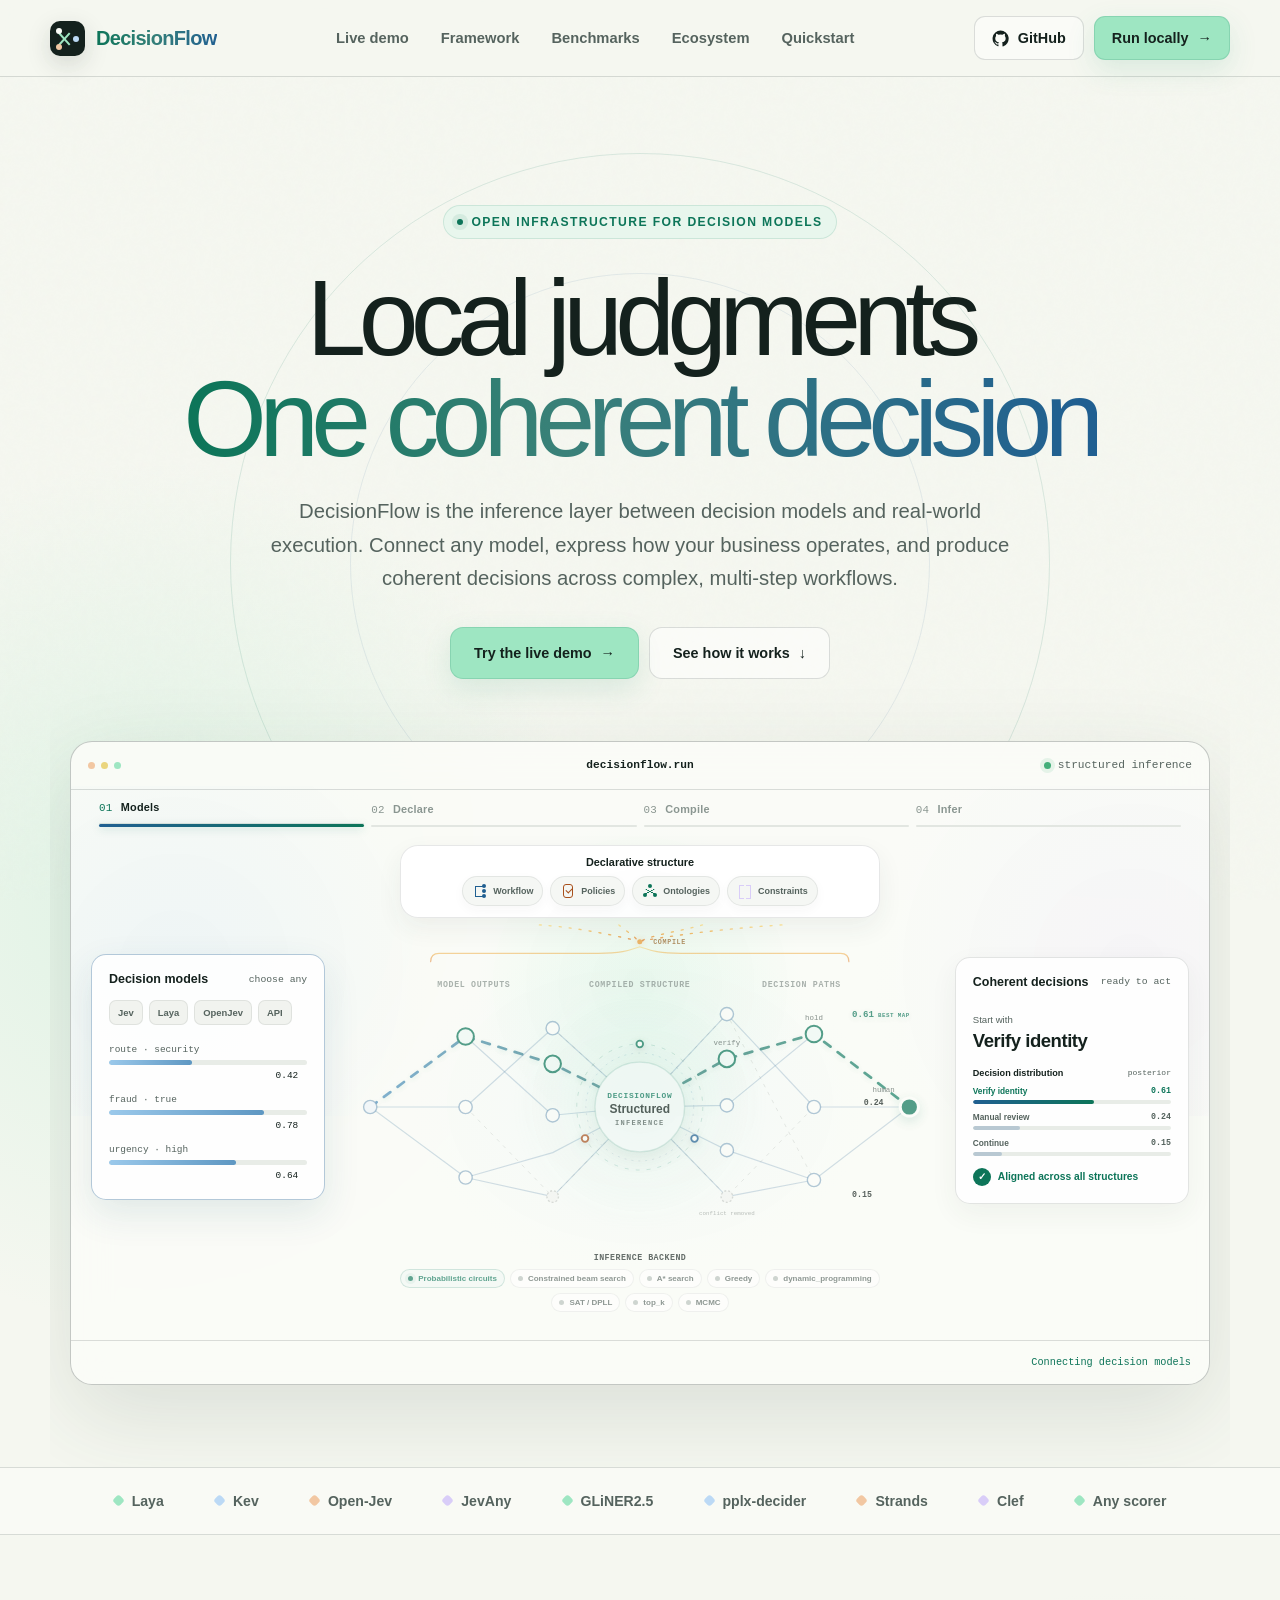
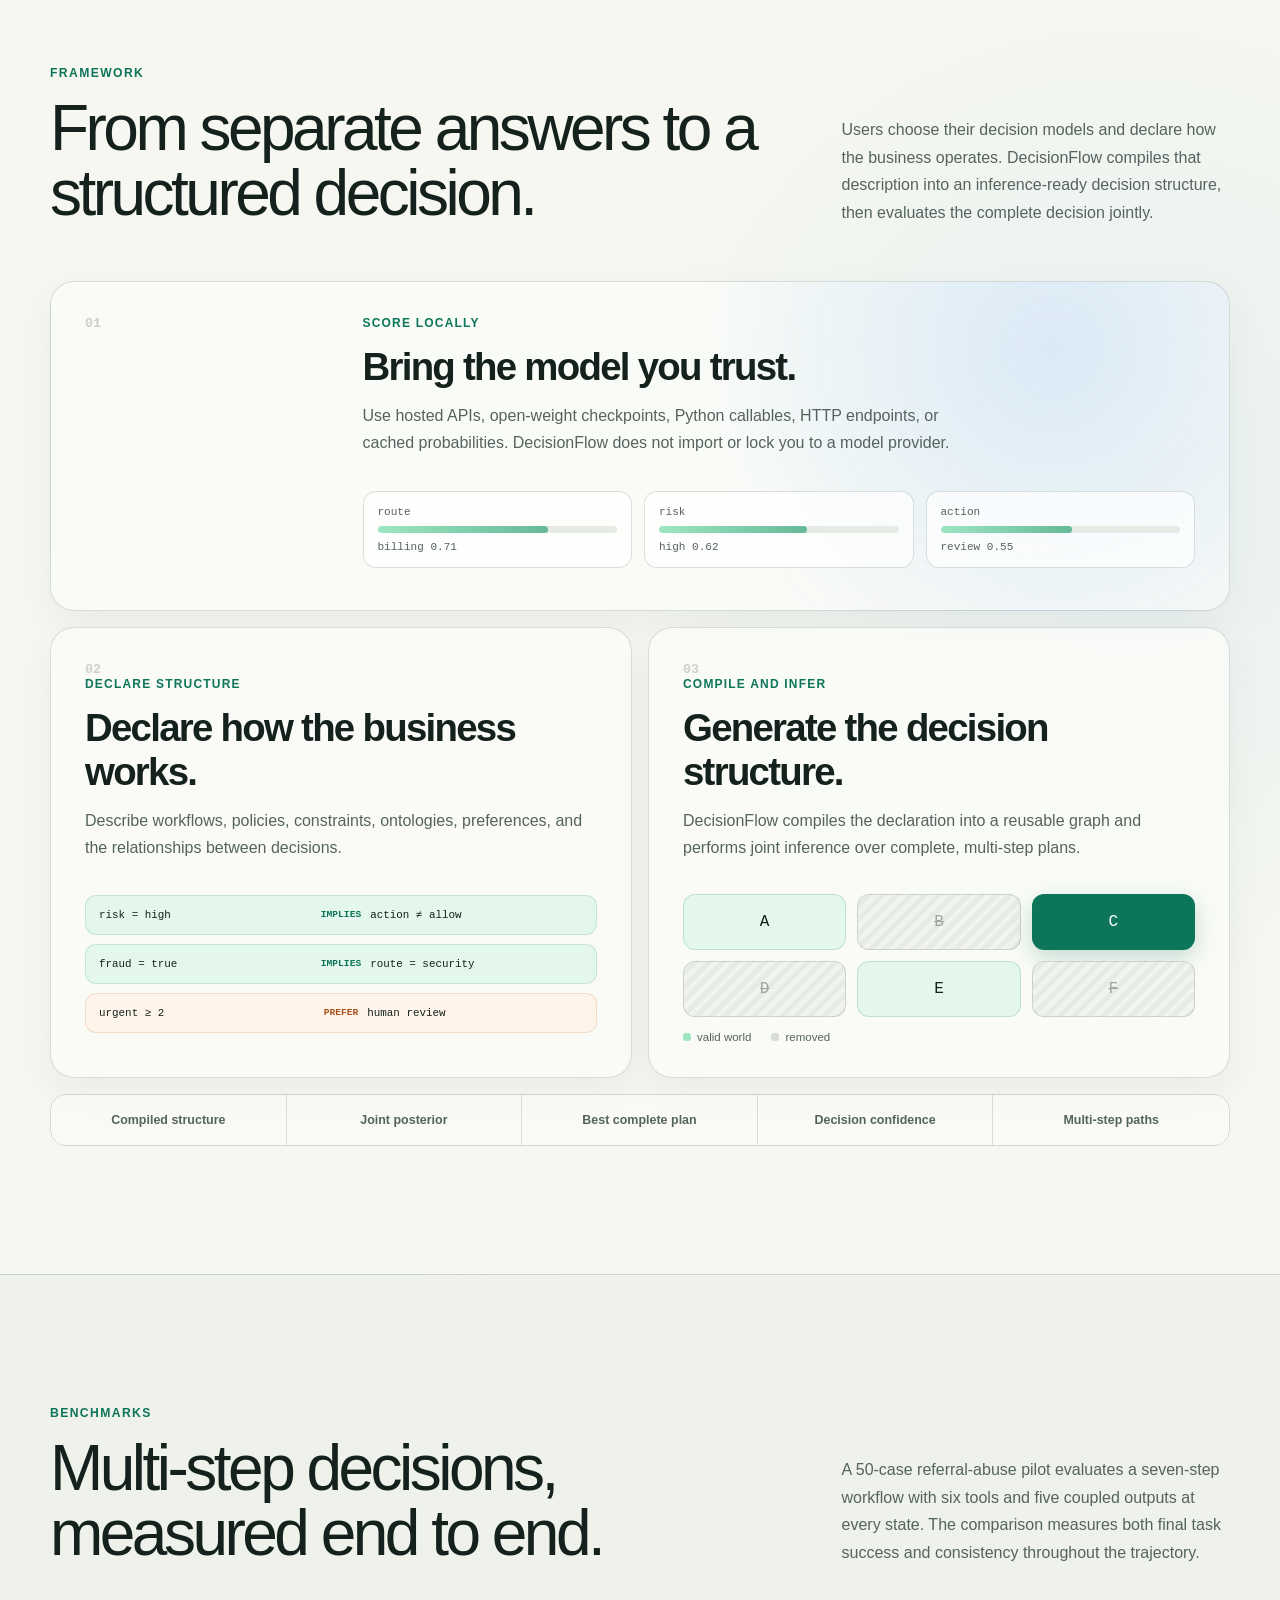
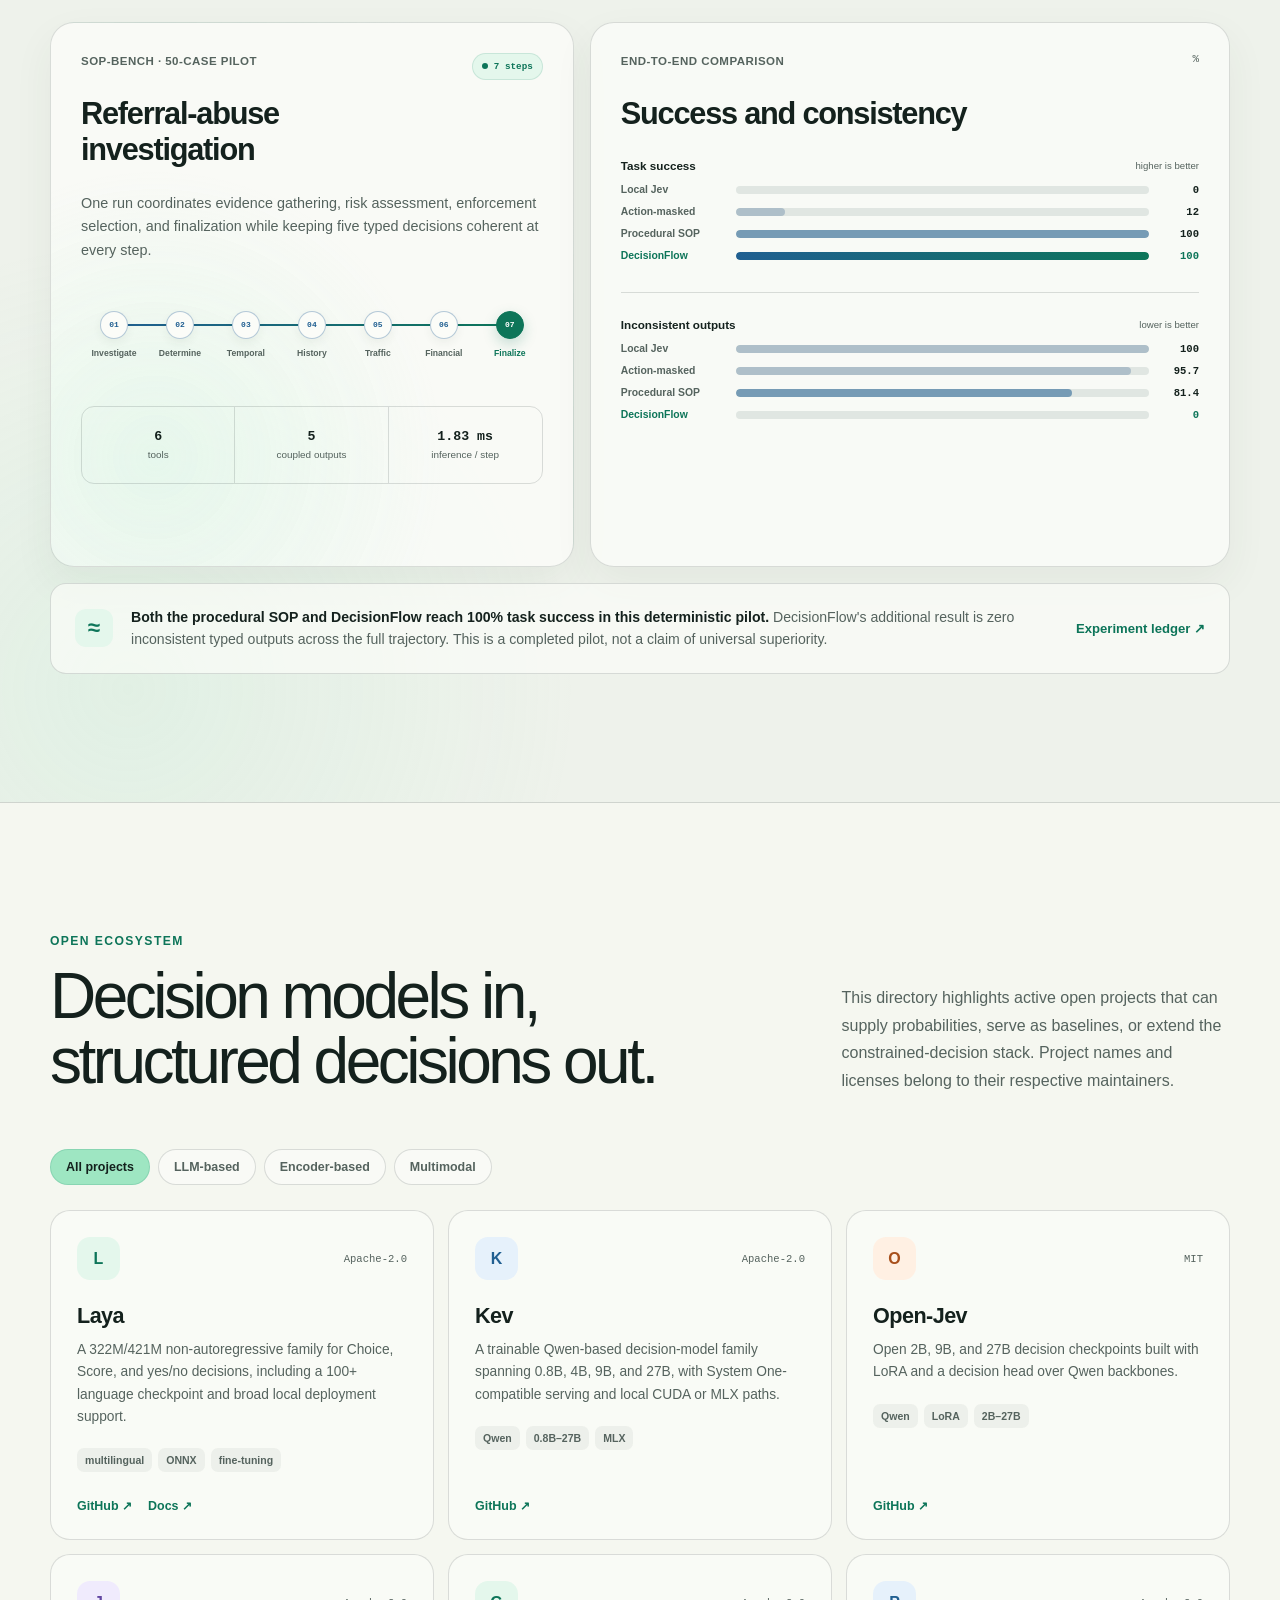
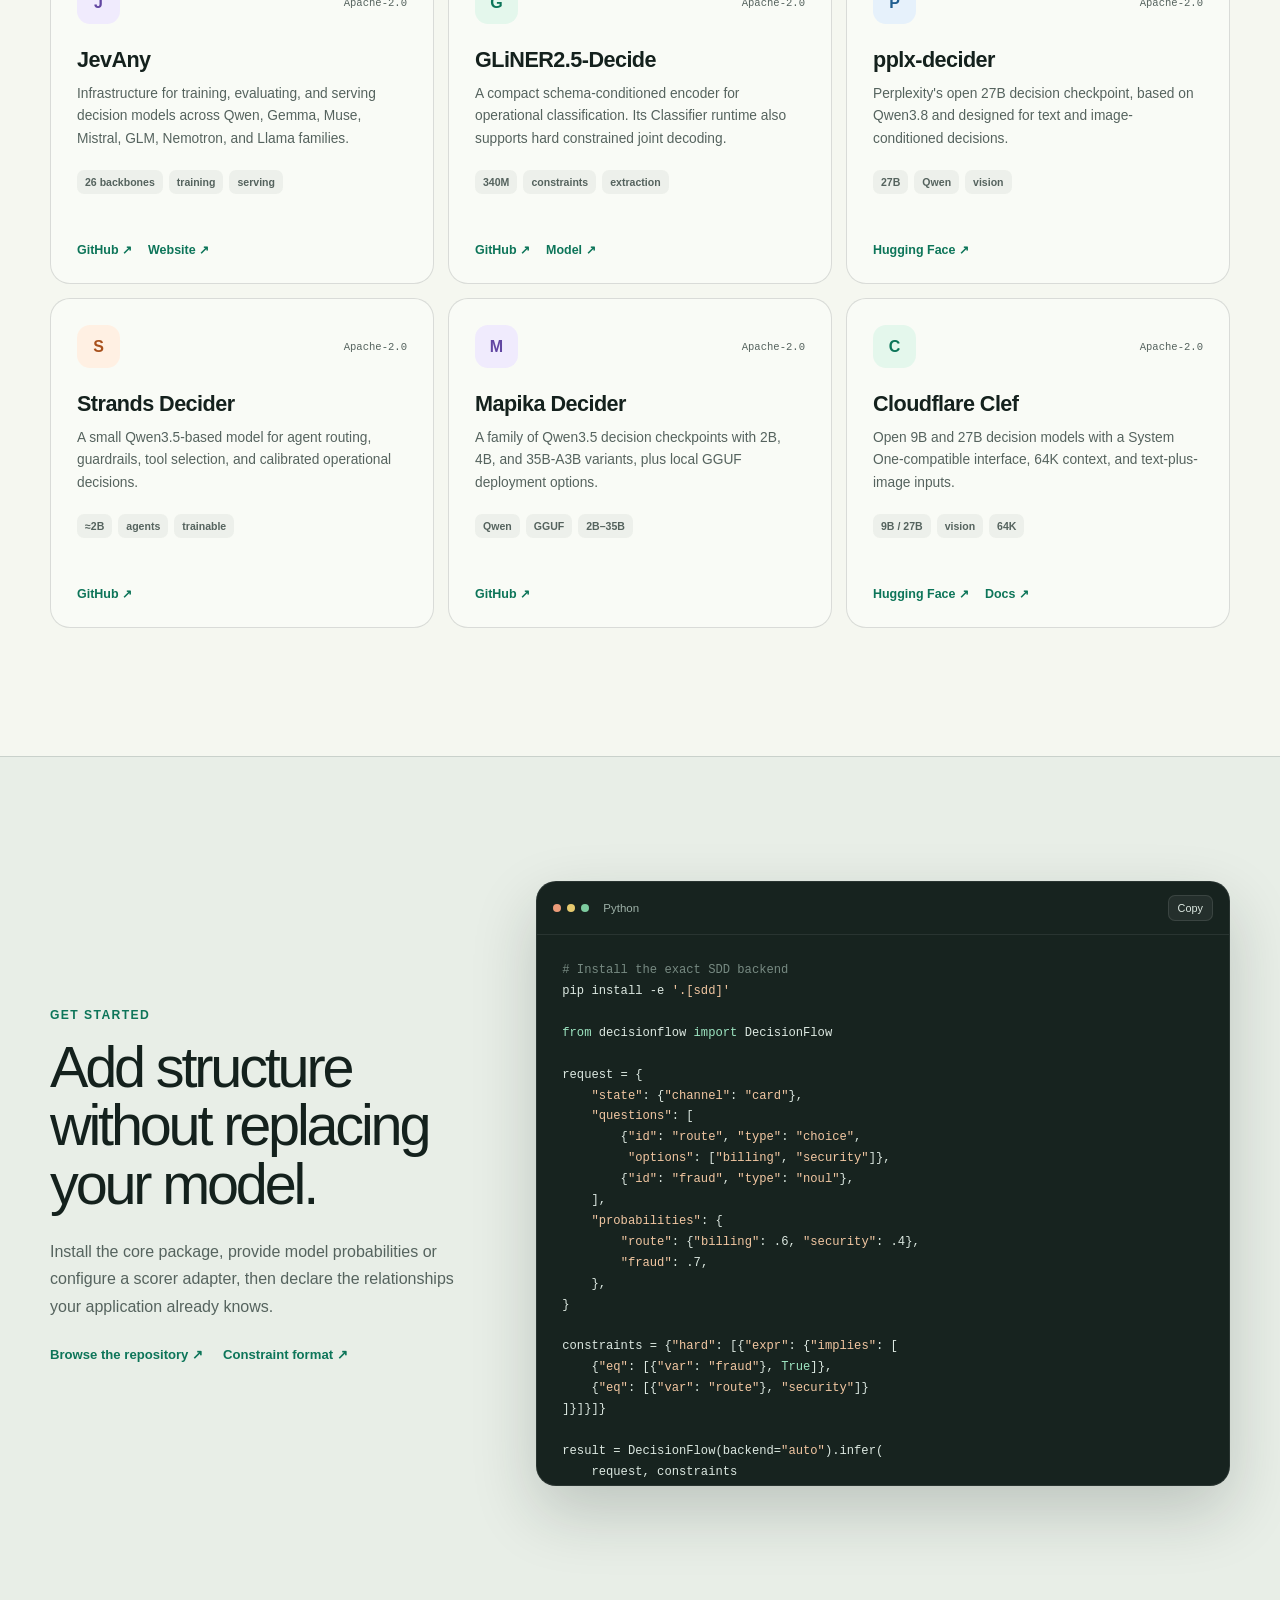
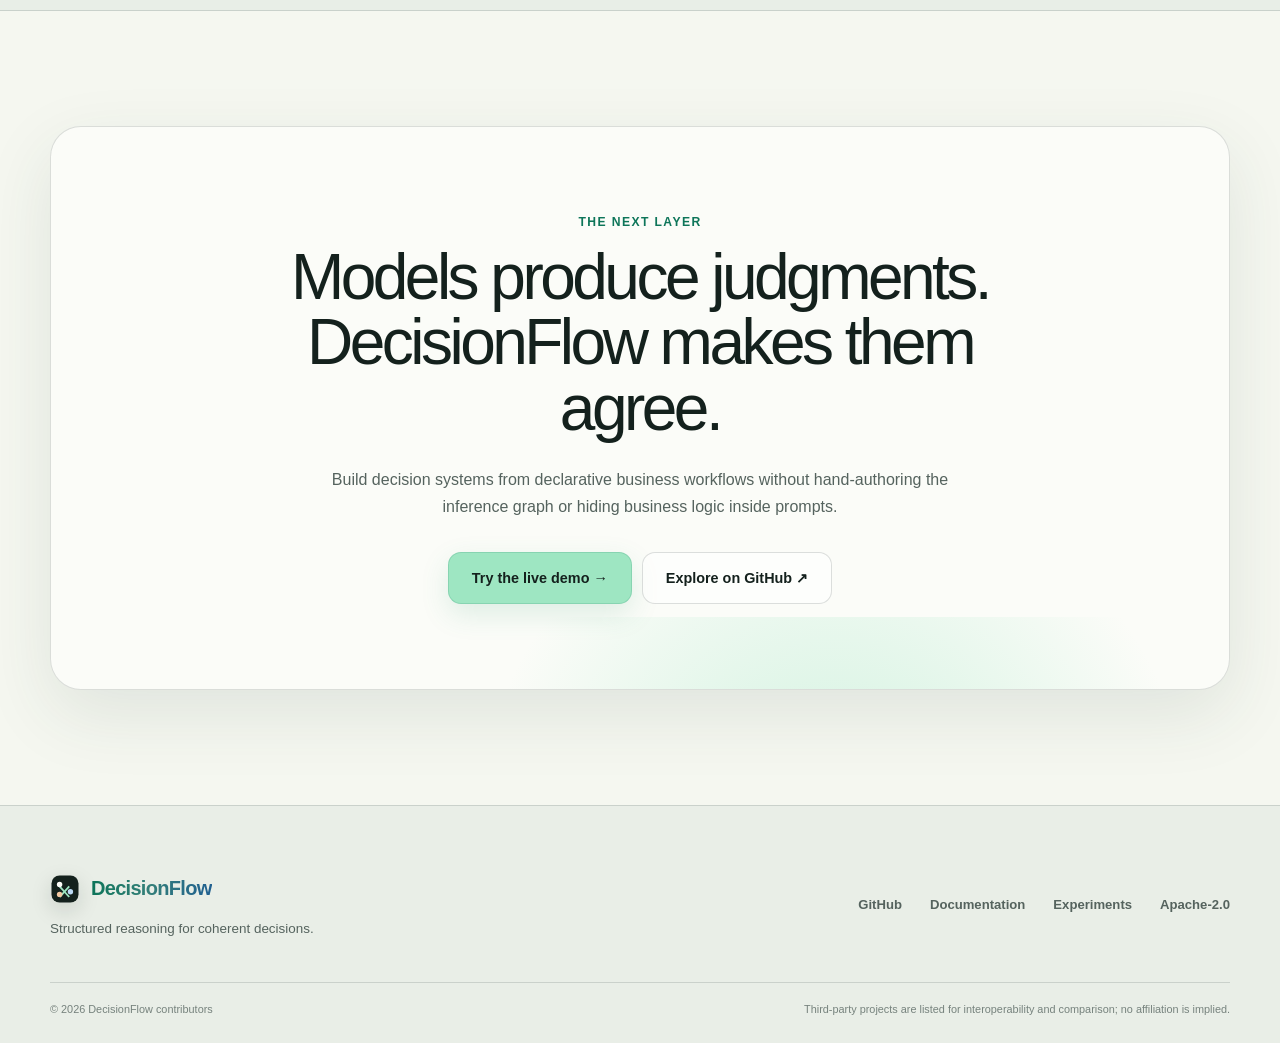
<file: site/index.html>
<!doctype html>
<html lang="en">
  <head>
    <meta charset="utf-8" />
    <meta name="viewport" content="width=device-width, initial-scale=1" />
    <meta
      name="description"
      content="DecisionFlow is the inference layer between decision models and real-world execution, producing coherent decisions across complex multi-step workflows."
    />
    <meta name="theme-color" content="#f5f7f0" />
    <meta property="og:title" content="DecisionFlow · Decisions that agree" />
    <meta
      property="og:description"
      content="Connect any decision model, express how your business operates, and produce coherent decisions across complex multi-step workflows."
    />
    <title>DecisionFlow · Decisions that agree</title>
    <link rel="icon" href="favicon.svg" type="image/svg+xml" />
    <link rel="stylesheet" href="styles.css" />
    <script src="script.js" defer></script>
  </head>
  <body>
    <a class="skip-link" href="#main">Skip to content</a>

    <header class="site-header">
      <div class="nav-shell">
        <a class="brand" href="#top" aria-label="DecisionFlow home">
          <span class="brand-mark" aria-hidden="true">
            <span class="mark-node mark-node-a"></span>
            <span class="mark-node mark-node-b"></span>
            <span class="mark-node mark-node-c"></span>
          </span>
          <span class="brand-wordmark">DecisionFlow</span>
        </a>

        <button class="nav-toggle" type="button" aria-expanded="false" aria-controls="primary-nav">
          <span class="sr-only">Toggle navigation</span>
          <span></span><span></span>
        </button>

        <nav id="primary-nav" class="primary-nav" aria-label="Primary navigation">
          <a href="multistep-demo.html">Live demo</a>
          <a href="#framework">Framework</a>
          <a href="#benchmarks">Benchmarks</a>
          <a href="#ecosystem">Ecosystem</a>
          <a href="#quickstart">Quickstart</a>
        </nav>

        <div class="nav-actions">
          <a class="button button-ghost" href="https://github.com/xiongbo010/DecisionFlow" target="_blank" rel="noreferrer">
            <svg viewBox="0 0 24 24" aria-hidden="true"><path d="M12 .7A11.5 11.5 0 0 0 8.36 23c.58.1.79-.25.79-.56v-2.02c-3.24.7-3.92-1.38-3.92-1.38-.53-1.35-1.3-1.7-1.3-1.7-1.05-.73.08-.72.08-.72 1.17.08 1.78 1.2 1.78 1.2 1.04 1.78 2.72 1.27 3.38.97.1-.75.4-1.27.74-1.56-2.58-.3-5.3-1.3-5.3-5.69 0-1.26.45-2.28 1.19-3.09-.12-.29-.52-1.47.11-3.05 0 0 .97-.31 3.16 1.18a10.95 10.95 0 0 1 5.76 0c2.2-1.49 3.16-1.18 3.16-1.18.63 1.58.23 2.76.11 3.05.74.81 1.19 1.83 1.19 3.09 0 4.4-2.72 5.39-5.31 5.68.42.36.79 1.07.79 2.16v3.2c0 .31.21.67.8.56A11.5 11.5 0 0 0 12 .7Z"/></svg>
            GitHub
          </a>
          <a class="button button-primary" href="#quickstart">Run locally <span aria-hidden="true">→</span></a>
        </div>
      </div>
    </header>

    <main id="main">
      <section id="top" class="hero section-shell">
        <div class="hero-orbit orbit-one" aria-hidden="true"></div>
        <div class="hero-orbit orbit-two" aria-hidden="true"></div>
        <div class="eyebrow reveal">Open Infrastructure for Decision Models</div>
        <h1 class="reveal">
          Local judgments<br />
          <span>One coherent decision</span>
        </h1>
        <p class="hero-copy reveal">
          DecisionFlow is the inference layer between decision models and real-world execution. Connect any model, express how your business operates, and produce coherent decisions across complex, multi-step workflows.
        </p>
        <div class="hero-actions reveal">
          <a class="button button-primary button-large" href="multistep-demo.html">Try the live demo <span aria-hidden="true">→</span></a>
          <a class="button button-ghost button-large" href="#framework">See how it works <span aria-hidden="true">↓</span></a>
        </div>

        <div id="decisionflow-demo" class="flow-demo reveal" aria-label="DecisionFlow compile-and-infer animation">
          <div class="flow-topbar">
            <span class="flow-window-dots" aria-hidden="true"><i></i><i></i><i></i></span>
            <span id="flow-demo-title" class="flow-title">decisionflow.run</span>
            <span class="flow-runtime"><i></i> structured inference</span>
          </div>

          <div class="flow-stepper" aria-hidden="true">
            <span class="is-active" data-flow-step="0"><i>01</i> Models</span>
            <span data-flow-step="1"><i>02</i> Declare</span>
            <span data-flow-step="2"><i>03</i> Compile</span>
            <span data-flow-step="3"><i>04</i> Infer</span>
          </div>

          <div class="flow-canvas">
            <div class="flow-source flow-panel" data-flow-stage="0">
              <div class="flow-panel-heading">
                <span>Decision models</span>
                <small>choose any</small>
              </div>
              <div class="model-pills" aria-label="Compatible model sources">
                <span>Jev</span><span>Laya</span><span>OpenJev</span><span>API</span>
              </div>
              <div class="signal-list">
                <div><span>route · security</span><b><i style="--signal: 42%"></i></b><em>0.42</em></div>
                <div><span>fraud · true</span><b><i style="--signal: 78%"></i></b><em>0.78</em></div>
                <div><span>urgency · high</span><b><i style="--signal: 64%"></i></b><em>0.64</em></div>
              </div>
            </div>

            <div class="reasoning-field">
              <div class="reasoning-rules" data-flow-stage="1">
                <span>Declarative structure</span>
                <div>
                  <i><b class="structure-icon workflow" aria-hidden="true"></b>Workflow</i>
                  <i><b class="structure-icon policy" aria-hidden="true"></b>Policies</i>
                  <i><b class="structure-icon ontology" aria-hidden="true"></b>Ontologies</i>
                  <i><b class="structure-icon constraint" aria-hidden="true"></b>Constraints</i>
                </div>
              </div>
              <div class="compiler-stage" data-flow-stage="2" aria-label="Workflow, policies, ontologies, and constraints flow into the DecisionFlow Compiler, which generates the decision structure">
                <svg viewBox="0 0 700 48" aria-hidden="true">
                  <defs>
                    <linearGradient id="compilerArrowGradient" x1="0" x2="0" y1="0" y2="1">
                      <stop offset="0" stop-color="#f7d778" />
                      <stop offset="0.55" stop-color="#eda238" />
                      <stop offset="1" stop-color="#dc7928" />
                    </linearGradient>
                  </defs>
                  <g class="compiler-merge-streams">
                    <path d="M230 0 C265 2 310 10 347 19" />
                    <path d="M325 0 C332 6 342 12 348 19" />
                    <path d="M425 0 C405 6 365 12 352 19" />
                    <path d="M520 0 C470 3 405 10 353 19" />
                  </g>
                  <circle class="compiler-merge-point" cx="350" cy="20" r="3" />
                  <text x="366" y="23">COMPILE</text>
                  <path class="compiler-scope-brace" d="M350 26 C338 30 330 34 300 34 H110 Q100 34 100 44 M350 26 C362 30 370 34 400 34 H590 Q600 34 600 44" />
                </svg>
              </div>
              <svg class="reasoning-graph" data-flow-stage="3" viewBox="0 0 700 340" role="img" aria-labelledby="graph-title graph-desc">
                <title id="graph-title">DecisionFlow compiles and infers over a branching decision structure</title>
                <desc id="graph-desc">Decision models and a declarative business workflow are the user inputs. DecisionFlow compiles them into a decision structure, then performs joint inference over the generated graph to return coherent decisions.</desc>
                <defs>
                  <linearGradient id="pathGradient" x1="0" x2="1">
                    <stop offset="0" stop-color="#4d8fbd" />
                    <stop offset="0.5" stop-color="#347f79" />
                    <stop offset="1" stop-color="#178065" />
                  </linearGradient>
                  <filter id="coreGlow" x="-60%" y="-60%" width="220%" height="220%">
                    <feDropShadow dx="0" dy="8" stdDeviation="10" flood-color="#5c8f7b" flood-opacity="0.18" />
                  </filter>
                </defs>

                <g class="graph-labels" aria-hidden="true">
                  <text x="150" y="25">MODEL OUTPUTS</text>
                  <text x="350" y="25">COMPILED STRUCTURE</text>
                  <text x="545" y="25">DECISION PATHS</text>
                </g>

                <g class="reasoning-edges" aria-hidden="true">
                  <path class="reasoning-edge recommended" d="M25 170 L140 85 L245 118 L350 170 L455 112 L560 82 L675 170" />
                  <path class="reasoning-edge possible" d="M25 170 L140 170 L245 75 L350 170 L455 58 L560 170 L675 170" />
                  <path class="reasoning-edge possible" d="M25 170 L140 255 L245 225 L350 170 L455 222 L560 258 L675 170" />
                  <path class="reasoning-edge possible" d="M140 85 L245 180 L350 170 L455 168 L560 82" />
                  <path class="reasoning-edge possible" d="M140 255 L245 278 L350 170 L455 278 L560 258" />
                  <path class="reasoning-edge removed" d="M140 170 L245 278 L350 170 L455 278 L560 170" />
                  <path class="reasoning-edge removed" d="M245 75 L350 170 L455 58 L560 258" />
                </g>

                <g class="reasoning-nodes" aria-hidden="true">
                  <circle class="entry-node" cx="25" cy="170" r="8" />
                  <circle class="path-node selected" cx="140" cy="85" r="10" />
                  <circle class="path-node" cx="140" cy="170" r="8" />
                  <circle class="path-node" cx="140" cy="255" r="8" />
                  <circle class="path-node" cx="245" cy="75" r="8" />
                  <circle class="path-node selected" cx="245" cy="118" r="10" />
                  <circle class="path-node" cx="245" cy="180" r="8" />
                  <circle class="path-node removed-node" cx="245" cy="278" r="7" />

                  <circle class="path-node" cx="455" cy="58" r="8" />
                  <circle class="path-node selected" cx="455" cy="112" r="10" />
                  <circle class="path-node" cx="455" cy="168" r="8" />
                  <circle class="path-node" cx="455" cy="222" r="8" />
                  <circle class="path-node removed-node" cx="455" cy="278" r="7" />
                  <circle class="path-node selected" cx="560" cy="82" r="10" />
                  <circle class="path-node" cx="560" cy="170" r="8" />
                  <circle class="path-node" cx="560" cy="258" r="8" />
                  <circle class="exit-node" cx="675" cy="170" r="11" />
                </g>

                <g class="reasoning-core" filter="url(#coreGlow)">
                  <circle class="core-ring ring-a" cx="350" cy="170" r="76" />
                  <circle class="core-ring ring-b" cx="350" cy="170" r="65" />
                  <g class="core-orbit-dots" aria-hidden="true">
                    <circle cx="350" cy="94" r="4" />
                    <circle cx="416" cy="208" r="4" />
                    <circle cx="284" cy="208" r="4" />
                  </g>
                  <circle class="core-disc" cx="350" cy="170" r="54" />
                  <text class="core-brand" x="350" y="159">DECISIONFLOW</text>
                  <text class="core-action" x="350" y="177">Structured</text>
                  <text class="core-sub" x="350" y="192">INFERENCE</text>
                </g>

                <g class="path-labels" aria-hidden="true">
                  <text x="455" y="95">verify</text>
                  <text x="560" y="65">hold</text>
                  <text x="644" y="152">human</text>
                  <text class="removed-label" x="455" y="300">conflict removed</text>
                </g>

                <g class="path-probabilities" aria-hidden="true">
                  <text class="path-probability best" x="606" y="62">0.61<tspan dx="5">BEST MAP</tspan></text>
                  <text class="path-probability" x="620" y="168">0.24</text>
                  <text class="path-probability" x="606" y="278">0.15</text>
                </g>
              </svg>
              <div class="inference-backends" data-flow-stage="3" aria-label="Selectable inference backends: probabilistic circuits, constrained beam search, A star search, greedy, dynamic programming, SAT or DPLL, top k, and MCMC">
                <span>Inference backend</span>
                <div>
                  <i class="is-selected"><b></b>Probabilistic circuits</i>
                  <i><b></b>Constrained beam search</i>
                  <i><b></b>A* search</i>
                  <i><b></b>Greedy</i>
                  <i><b></b>dynamic_programming</i>
                  <i><b></b>SAT / DPLL</i>
                  <i><b></b>top_k</i>
                  <i><b></b>MCMC</i>
                </div>
              </div>
            </div>

            <div class="flow-result flow-panel" data-flow-stage="3">
              <div class="flow-panel-heading">
                <span>Coherent decisions</span>
                <small>ready to act</small>
              </div>
              <div class="recommendation-lead">
                <small>Start with</small>
                <strong>Verify identity</strong>
              </div>
              <div class="decision-distribution" role="img" aria-label="Decision distribution: verify identity 0.61, manual review 0.24, continue 0.15">
                <div class="distribution-heading"><span>Decision distribution</span><small>posterior</small></div>
                <div class="distribution-row is-best">
                  <div><span>Verify identity</span><strong>0.61</strong></div>
                  <b><i style="--probability: 61%"></i></b>
                </div>
                <div class="distribution-row">
                  <div><span>Manual review</span><strong>0.24</strong></div>
                  <b><i style="--probability: 24%"></i></b>
                </div>
                <div class="distribution-row">
                  <div><span>Continue</span><strong>0.15</strong></div>
                  <b><i style="--probability: 15%"></i></b>
                </div>
              </div>
              <div class="coherence-check"><span aria-hidden="true">✓</span> Aligned across all structures</div>
            </div>
          </div>

          <div class="flow-footer">
            <span class="flow-live" aria-live="polite">Connecting decision models</span>
          </div>
        </div>
      </section>

      <section class="model-ribbon" aria-label="Compatible decision-model ecosystem">
        <div class="ribbon-track">
          <a href="https://github.com/NandhaKishorM/laya" target="_blank" rel="noreferrer"><i class="ribbon-dot mint"></i>Laya</a>
          <a href="https://github.com/jaredpalmer/kev" target="_blank" rel="noreferrer"><i class="ribbon-dot blue"></i>Kev</a>
          <a href="https://github.com/Zefan-Cai/Open-Jev" target="_blank" rel="noreferrer"><i class="ribbon-dot orange"></i>Open-Jev</a>
          <a href="https://github.com/SimpleJev/JevAny" target="_blank" rel="noreferrer"><i class="ribbon-dot violet"></i>JevAny</a>
          <a href="https://github.com/fastino-ai/GLiNER2" target="_blank" rel="noreferrer"><i class="ribbon-dot mint"></i>GLiNER2.5</a>
          <a href="https://huggingface.co/perplexity-ai/pplx-decider-v1-27b" target="_blank" rel="noreferrer"><i class="ribbon-dot blue"></i>pplx-decider</a>
          <a href="https://github.com/strands-labs/strands-decider" target="_blank" rel="noreferrer"><i class="ribbon-dot orange"></i>Strands</a>
          <a href="https://huggingface.co/Cloudflare/clef" target="_blank" rel="noreferrer"><i class="ribbon-dot violet"></i>Clef</a>
          <span aria-hidden="true"><i class="ribbon-dot mint"></i>Any scorer</span>
        </div>
      </section>

      <section id="framework" class="section-shell content-section">
        <div class="section-heading reveal">
          <div>
            <span class="kicker">Framework</span>
            <h2>From separate answers to a structured decision.</h2>
          </div>
          <p>
            Users choose their decision models and declare how the business operates. DecisionFlow compiles that description into an inference-ready decision structure, then evaluates the complete decision jointly.
          </p>
        </div>

        <div class="method-grid">
          <article class="method-card method-card-wide reveal">
            <div class="card-number">01</div>
            <div class="method-card-copy">
              <span class="card-label">Score locally</span>
              <h3>Bring the model you trust.</h3>
              <p>Use hosted APIs, open-weight checkpoints, Python callables, HTTP endpoints, or cached probabilities. DecisionFlow does not import or lock you to a model provider.</p>
              <div class="probability-row" aria-label="Three example local probability distributions">
                <div><span>route</span><b style="--p: 71%"></b><small>billing 0.71</small></div>
                <div><span>risk</span><b style="--p: 62%"></b><small>high 0.62</small></div>
                <div><span>action</span><b style="--p: 55%"></b><small>review 0.55</small></div>
              </div>
            </div>
          </article>

          <article class="method-card reveal">
            <div class="card-number">02</div>
            <span class="card-label">Declare structure</span>
            <h3>Declare how the business works.</h3>
            <p>Describe workflows, policies, constraints, ontologies, preferences, and the relationships between decisions.</p>
            <div class="rule-stack" aria-hidden="true">
              <span><i>risk = high</i><b>implies</b><i>action ≠ allow</i></span>
              <span><i>fraud = true</i><b>implies</b><i>route = security</i></span>
              <span class="soft-rule"><i>urgent ≥ 2</i><b>prefer</b><i>human review</i></span>
            </div>
          </article>

          <article class="method-card reveal">
            <div class="card-number">03</div>
            <span class="card-label">Compile and infer</span>
            <h3>Generate the decision structure.</h3>
            <p>DecisionFlow compiles the declaration into a reusable graph and performs joint inference over complete, multi-step plans.</p>
            <div class="world-map" aria-hidden="true">
              <span class="valid">A</span><span>B</span><span class="valid selected">C</span><span>D</span><span class="valid">E</span><span>F</span>
            </div>
            <div class="world-legend"><span><i></i> valid world</span><span><i></i> removed</span></div>
          </article>
        </div>

        <div class="output-strip reveal">
          <span>Compiled structure</span><span>Joint posterior</span><span>Best complete plan</span><span>Decision confidence</span><span>Multi-step paths</span>
        </div>
      </section>

      <section id="benchmarks" class="evidence-section benchmark-section">
        <div class="section-shell">
          <div class="section-heading reveal">
            <div>
              <span class="kicker">Benchmarks</span>
              <h2>Multi-step decisions, measured end to end.</h2>
            </div>
            <p>A 50-case referral-abuse pilot evaluates a seven-step workflow with six tools and five coupled outputs at every state. The comparison measures both final task success and consistency throughout the trajectory.</p>
          </div>

          <div class="benchmark-grid">
            <article class="benchmark-demo reveal">
              <div class="benchmark-card-heading">
                <div>
                  <span class="metric-context">SOP-Bench · 50-case pilot</span>
                  <h3>Referral-abuse investigation</h3>
                </div>
                <span class="benchmark-status"><i></i>7 steps</span>
              </div>

              <p class="benchmark-summary">One run coordinates evidence gathering, risk assessment, enforcement selection, and finalization while keeping five typed decisions coherent at every step.</p>

              <div class="trajectory-demo" aria-label="Example seven-step DecisionFlow trajectory">
                <div class="trajectory-line" aria-hidden="true"><i></i></div>
                <ol>
                  <li><span>01</span><b>Investigate</b></li>
                  <li><span>02</span><b>Determine</b></li>
                  <li><span>03</span><b>Temporal</b></li>
                  <li><span>04</span><b>History</b></li>
                  <li><span>05</span><b>Traffic</b></li>
                  <li><span>06</span><b>Financial</b></li>
                  <li class="is-final"><span>07</span><b>Finalize</b></li>
                </ol>
              </div>

              <div class="benchmark-facts" aria-label="Experiment scale">
                <span><b>6</b> tools</span>
                <span><b>5</b> coupled outputs</span>
                <span><b>1.83 ms</b> inference / step</span>
              </div>
            </article>

            <article class="benchmark-chart reveal">
              <div class="benchmark-card-heading">
                <div>
                  <span class="metric-context">End-to-end comparison</span>
                  <h3>Success and consistency</h3>
                </div>
                <span class="chart-unit">%</span>
              </div>

              <div class="bar-panel" role="img" aria-label="Task success: Local Jev 0 percent, Action-masked workflow 12 percent, Procedural SOP 100 percent, DecisionFlow 100 percent">
                <div class="bar-panel-heading"><span>Task success</span><small>higher is better</small></div>
                <div class="benchmark-bar"><span>Local Jev</span><b><i style="--bar: 0%"></i></b><strong>0</strong></div>
                <div class="benchmark-bar"><span>Action-masked</span><b><i style="--bar: 12%"></i></b><strong>12</strong></div>
                <div class="benchmark-bar procedural"><span>Procedural SOP</span><b><i style="--bar: 100%"></i></b><strong>100</strong></div>
                <div class="benchmark-bar decisionflow"><span>DecisionFlow</span><b><i style="--bar: 100%"></i></b><strong>100</strong></div>
              </div>

              <div class="bar-panel" role="img" aria-label="Inconsistent typed outputs: Local Jev 100 percent, Action-masked workflow 95.7 percent, Procedural SOP 81.4 percent, DecisionFlow 0 percent">
                <div class="bar-panel-heading"><span>Inconsistent outputs</span><small>lower is better</small></div>
                <div class="benchmark-bar"><span>Local Jev</span><b><i style="--bar: 100%"></i></b><strong>100</strong></div>
                <div class="benchmark-bar"><span>Action-masked</span><b><i style="--bar: 95.7%"></i></b><strong>95.7</strong></div>
                <div class="benchmark-bar procedural"><span>Procedural SOP</span><b><i style="--bar: 81.4%"></i></b><strong>81.4</strong></div>
                <div class="benchmark-bar decisionflow"><span>DecisionFlow</span><b><i style="--bar: 0%"></i></b><strong>0</strong></div>
              </div>
            </article>
          </div>

          <div class="evidence-note benchmark-note reveal">
            <div class="note-icon" aria-hidden="true">≈</div>
            <p><strong>Both the procedural SOP and DecisionFlow reach 100% task success in this deterministic pilot.</strong> DecisionFlow's additional result is zero inconsistent typed outputs across the full trajectory. This is a completed pilot, not a claim of universal superiority.</p>
            <a href="https://github.com/xiongbo010/DecisionFlow/blob/main/experiments/EXPERIMENT_LEDGER.md" target="_blank" rel="noreferrer">Experiment ledger <span aria-hidden="true">↗</span></a>
          </div>
        </div>
      </section>

      <section id="ecosystem" class="section-shell content-section ecosystem-section">
        <div class="section-heading reveal">
          <div>
            <span class="kicker">Open ecosystem</span>
            <h2>Decision models in, structured decisions out.</h2>
          </div>
          <p>This directory highlights active open projects that can supply probabilities, serve as baselines, or extend the constrained-decision stack. Project names and licenses belong to their respective maintainers.</p>
        </div>

        <div class="project-filters reveal" role="group" aria-label="Filter ecosystem projects">
          <button class="filter-button active" type="button" data-filter="all">All projects</button>
          <button class="filter-button" type="button" data-filter="decoder">LLM-based</button>
          <button class="filter-button" type="button" data-filter="encoder">Encoder-based</button>
          <button class="filter-button" type="button" data-filter="multimodal">Multimodal</button>
        </div>

        <div class="project-grid">
          <article class="project-card reveal" data-category="encoder">
            <div class="project-topline"><span class="project-symbol symbol-mint">L</span><span class="license">Apache-2.0</span></div>
            <h3>Laya</h3>
            <p>A 322M/421M non-autoregressive family for Choice, Score, and yes/no decisions, including a 100+ language checkpoint and broad local deployment support.</p>
            <div class="tag-row"><span>multilingual</span><span>ONNX</span><span>fine-tuning</span></div>
            <div class="project-links">
              <a href="https://github.com/NandhaKishorM/laya" target="_blank" rel="noreferrer">GitHub ↗</a>
              <a href="https://nandhakishorm.github.io/laya/" target="_blank" rel="noreferrer">Docs ↗</a>
            </div>
          </article>

          <article class="project-card reveal" data-category="decoder">
            <div class="project-topline"><span class="project-symbol symbol-blue">K</span><span class="license">Apache-2.0</span></div>
            <h3>Kev</h3>
            <p>A trainable Qwen-based decision-model family spanning 0.8B, 4B, 9B, and 27B, with System One-compatible serving and local CUDA or MLX paths.</p>
            <div class="tag-row"><span>Qwen</span><span>0.8B–27B</span><span>MLX</span></div>
            <div class="project-links"><a href="https://github.com/jaredpalmer/kev" target="_blank" rel="noreferrer">GitHub ↗</a></div>
          </article>

          <article class="project-card reveal" data-category="decoder">
            <div class="project-topline"><span class="project-symbol symbol-orange">O</span><span class="license">MIT</span></div>
            <h3>Open-Jev</h3>
            <p>Open 2B, 9B, and 27B decision checkpoints built with LoRA and a decision head over Qwen backbones.</p>
            <div class="tag-row"><span>Qwen</span><span>LoRA</span><span>2B–27B</span></div>
            <div class="project-links"><a href="https://github.com/Zefan-Cai/Open-Jev" target="_blank" rel="noreferrer">GitHub ↗</a></div>
          </article>

          <article class="project-card reveal" data-category="decoder multimodal">
            <div class="project-topline"><span class="project-symbol symbol-violet">J</span><span class="license">Apache-2.0</span></div>
            <h3>JevAny</h3>
            <p>Infrastructure for training, evaluating, and serving decision models across Qwen, Gemma, Muse, Mistral, GLM, Nemotron, and Llama families.</p>
            <div class="tag-row"><span>26 backbones</span><span>training</span><span>serving</span></div>
            <div class="project-links">
              <a href="https://github.com/SimpleJev/JevAny" target="_blank" rel="noreferrer">GitHub ↗</a>
              <a href="https://simplejev.org/JevAny/" target="_blank" rel="noreferrer">Website ↗</a>
            </div>
          </article>

          <article class="project-card reveal" data-category="encoder">
            <div class="project-topline"><span class="project-symbol symbol-mint">G</span><span class="license">Apache-2.0</span></div>
            <h3>GLiNER2.5-Decide</h3>
            <p>A compact schema-conditioned encoder for operational classification. Its Classifier runtime also supports hard constrained joint decoding.</p>
            <div class="tag-row"><span>340M</span><span>constraints</span><span>extraction</span></div>
            <div class="project-links">
              <a href="https://github.com/fastino-ai/GLiNER2" target="_blank" rel="noreferrer">GitHub ↗</a>
              <a href="https://huggingface.co/fastino/GLiNER2.5-Decide" target="_blank" rel="noreferrer">Model ↗</a>
            </div>
          </article>

          <article class="project-card reveal" data-category="decoder multimodal">
            <div class="project-topline"><span class="project-symbol symbol-blue">P</span><span class="license">Apache-2.0</span></div>
            <h3>pplx-decider</h3>
            <p>Perplexity's open 27B decision checkpoint, based on Qwen3.8 and designed for text and image-conditioned decisions.</p>
            <div class="tag-row"><span>27B</span><span>Qwen</span><span>vision</span></div>
            <div class="project-links"><a href="https://huggingface.co/perplexity-ai/pplx-decider-v1-27b" target="_blank" rel="noreferrer">Hugging Face ↗</a></div>
          </article>

          <article class="project-card reveal" data-category="decoder">
            <div class="project-topline"><span class="project-symbol symbol-orange">S</span><span class="license">Apache-2.0</span></div>
            <h3>Strands Decider</h3>
            <p>A small Qwen3.5-based model for agent routing, guardrails, tool selection, and calibrated operational decisions.</p>
            <div class="tag-row"><span>≈2B</span><span>agents</span><span>trainable</span></div>
            <div class="project-links"><a href="https://github.com/strands-labs/strands-decider" target="_blank" rel="noreferrer">GitHub ↗</a></div>
          </article>

          <article class="project-card reveal" data-category="decoder">
            <div class="project-topline"><span class="project-symbol symbol-violet">M</span><span class="license">Apache-2.0</span></div>
            <h3>Mapika Decider</h3>
            <p>A family of Qwen3.5 decision checkpoints with 2B, 4B, and 35B-A3B variants, plus local GGUF deployment options.</p>
            <div class="tag-row"><span>Qwen</span><span>GGUF</span><span>2B–35B</span></div>
            <div class="project-links"><a href="https://github.com/Mapika/decider" target="_blank" rel="noreferrer">GitHub ↗</a></div>
          </article>

          <article class="project-card reveal" data-category="decoder multimodal">
            <div class="project-topline"><span class="project-symbol symbol-mint">C</span><span class="license">Apache-2.0</span></div>
            <h3>Cloudflare Clef</h3>
            <p>Open 9B and 27B decision models with a System One-compatible interface, 64K context, and text-plus-image inputs.</p>
            <div class="tag-row"><span>9B / 27B</span><span>vision</span><span>64K</span></div>
            <div class="project-links">
              <a href="https://huggingface.co/Cloudflare/clef" target="_blank" rel="noreferrer">Hugging Face ↗</a>
              <a href="https://developers.cloudflare.com/workers-ai/models/clef/" target="_blank" rel="noreferrer">Docs ↗</a>
            </div>
          </article>
        </div>
      </section>

      <section id="quickstart" class="quickstart-section">
        <div class="section-shell quickstart-grid">
          <div class="quickstart-copy reveal">
            <span class="kicker">Get started</span>
            <h2>Add structure without replacing your model.</h2>
            <p>Install the core package, provide model probabilities or configure a scorer adapter, then declare the relationships your application already knows.</p>
            <div class="quickstart-links">
              <a href="https://github.com/xiongbo010/DecisionFlow" target="_blank" rel="noreferrer">Browse the repository ↗</a>
              <a href="https://github.com/xiongbo010/DecisionFlow/blob/main/docs/json-format.md" target="_blank" rel="noreferrer">Constraint format ↗</a>
            </div>
          </div>

          <div class="code-window reveal">
            <div class="code-toolbar">
              <div><i></i><i></i><i></i><span>Python</span></div>
              <button id="copy-code" type="button" data-copy-target="quickstart-code">Copy</button>
            </div>
            <pre id="quickstart-code"><code><span class="code-muted"># Install the exact SDD backend</span>
pip install -e <span class="code-string">'.[sdd]'</span>

<span class="code-keyword">from</span> decisionflow <span class="code-keyword">import</span> DecisionFlow

request = {
    <span class="code-string">"state"</span>: {<span class="code-string">"channel"</span>: <span class="code-string">"card"</span>},
    <span class="code-string">"questions"</span>: [
        {<span class="code-string">"id"</span>: <span class="code-string">"route"</span>, <span class="code-string">"type"</span>: <span class="code-string">"choice"</span>,
         <span class="code-string">"options"</span>: [<span class="code-string">"billing"</span>, <span class="code-string">"security"</span>]},
        {<span class="code-string">"id"</span>: <span class="code-string">"fraud"</span>, <span class="code-string">"type"</span>: <span class="code-string">"noul"</span>},
    ],
    <span class="code-string">"probabilities"</span>: {
        <span class="code-string">"route"</span>: {<span class="code-string">"billing"</span>: .6, <span class="code-string">"security"</span>: .4},
        <span class="code-string">"fraud"</span>: .7,
    },
}

constraints = {<span class="code-string">"hard"</span>: [{<span class="code-string">"expr"</span>: {<span class="code-string">"implies"</span>: [
    {<span class="code-string">"eq"</span>: [{<span class="code-string">"var"</span>: <span class="code-string">"fraud"</span>}, <span class="code-keyword">True</span>]},
    {<span class="code-string">"eq"</span>: [{<span class="code-string">"var"</span>: <span class="code-string">"route"</span>}, <span class="code-string">"security"</span>]}
]}]}]}

result = DecisionFlow(backend=<span class="code-string">"auto"</span>).infer(
    request, constraints
)
print(result.joint_map)
print(result.marginals)
print(result.valid_mass)</code></pre>
          </div>
        </div>
      </section>

      <section class="closing-section section-shell">
        <div class="closing-card reveal">
          <div class="closing-glow" aria-hidden="true"></div>
          <span class="kicker">The next layer</span>
          <h2>Models produce judgments.<br />DecisionFlow makes them agree.</h2>
          <p>Build decision systems from declarative business workflows without hand-authoring the inference graph or hiding business logic inside prompts.</p>
          <div class="hero-actions">
            <a class="button button-primary button-large" href="multistep-demo.html">Try the live demo →</a>
            <a class="button button-ghost button-large" href="https://github.com/xiongbo010/DecisionFlow" target="_blank" rel="noreferrer">Explore on GitHub ↗</a>
          </div>
        </div>
      </section>
    </main>

    <footer class="site-footer">
      <div class="section-shell footer-grid">
        <div>
          <a class="brand" href="#top">
            <span class="brand-mark small" aria-hidden="true">
              <span class="mark-node mark-node-a"></span><span class="mark-node mark-node-b"></span><span class="mark-node mark-node-c"></span>
            </span>
            <span class="brand-wordmark">DecisionFlow</span>
          </a>
          <p>Structured reasoning for coherent decisions.</p>
        </div>
        <div class="footer-links">
          <a href="https://github.com/xiongbo010/DecisionFlow" target="_blank" rel="noreferrer">GitHub</a>
          <a href="https://github.com/xiongbo010/DecisionFlow#readme" target="_blank" rel="noreferrer">Documentation</a>
          <a href="https://github.com/xiongbo010/DecisionFlow/tree/main/experiments#readme" target="_blank" rel="noreferrer">Experiments</a>
          <a href="https://github.com/xiongbo010/DecisionFlow/blob/main/LICENSE" target="_blank" rel="noreferrer">Apache-2.0</a>
        </div>
      </div>
      <div class="section-shell footer-bottom">
        <span>© 2026 DecisionFlow contributors</span>
        <span>Third-party projects are listed for interoperability and comparison; no affiliation is implied.</span>
      </div>
    </footer>
  </body>
</html>
</file>
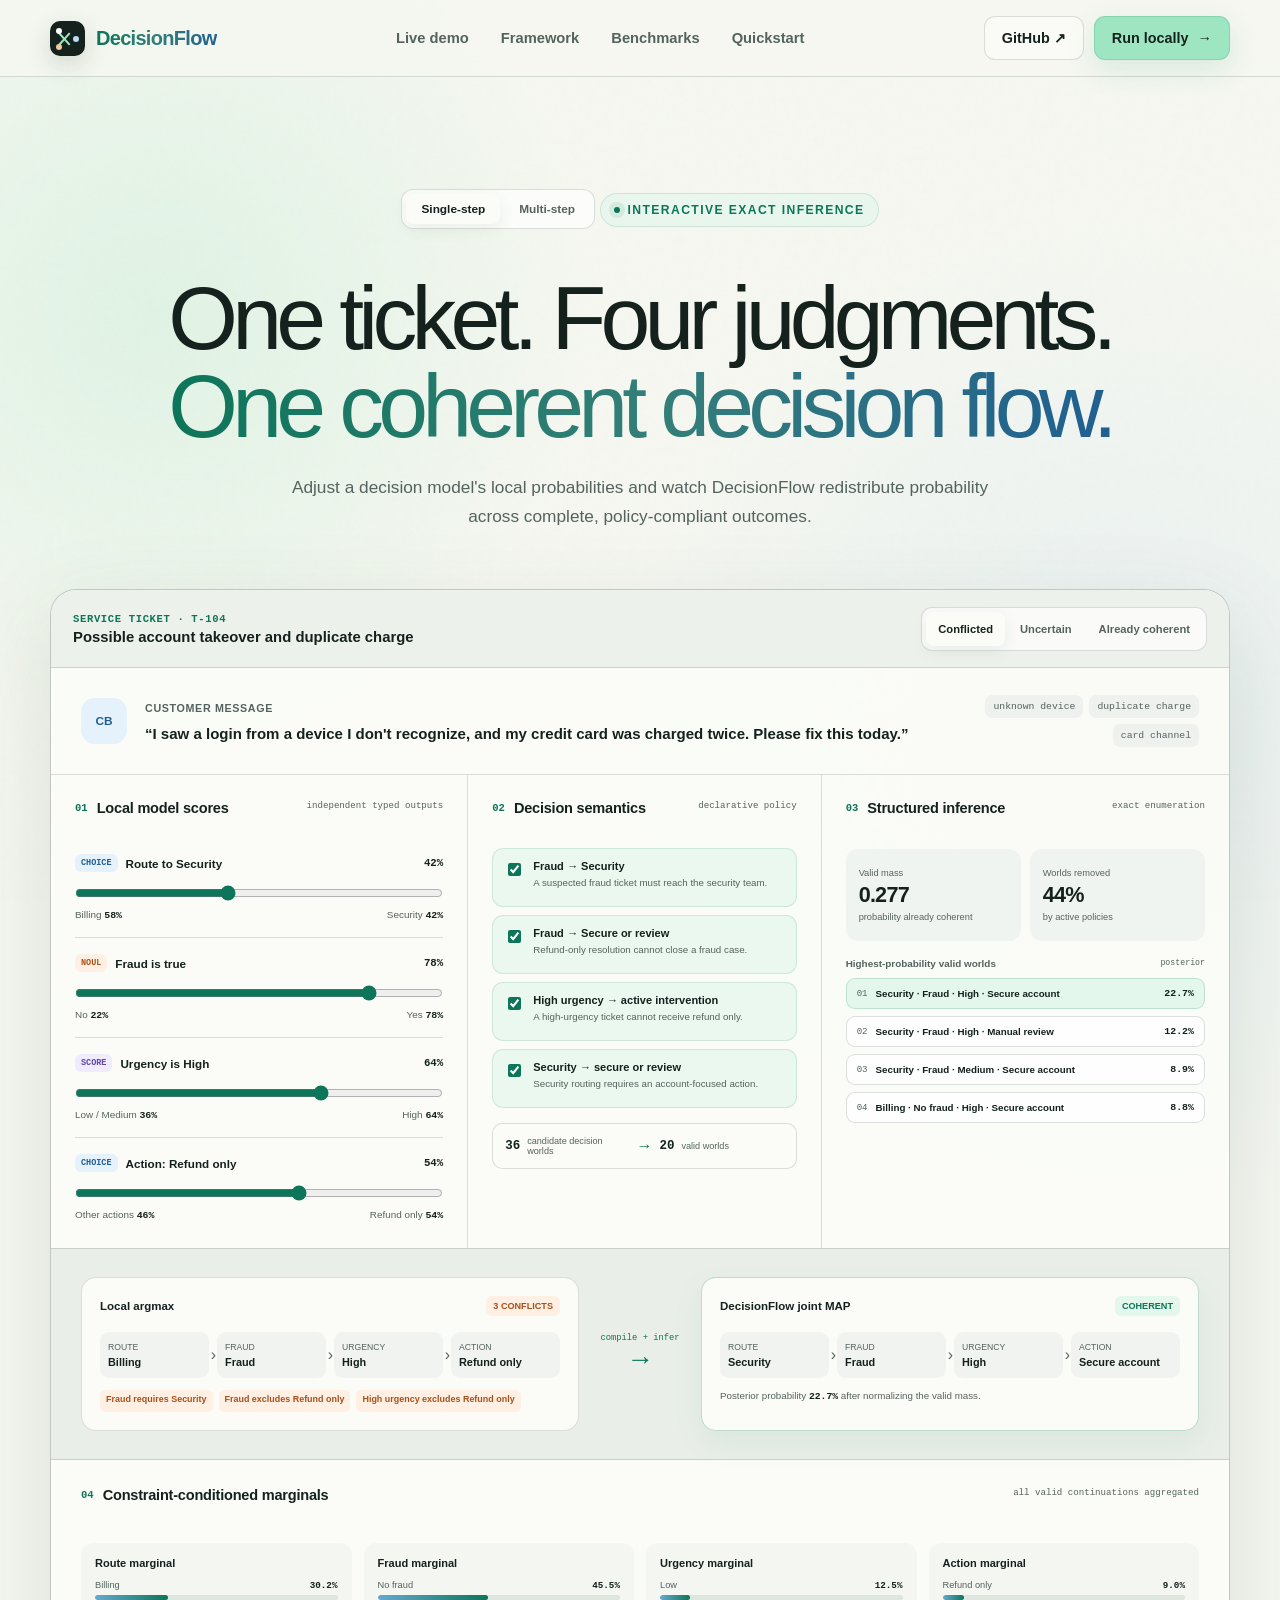
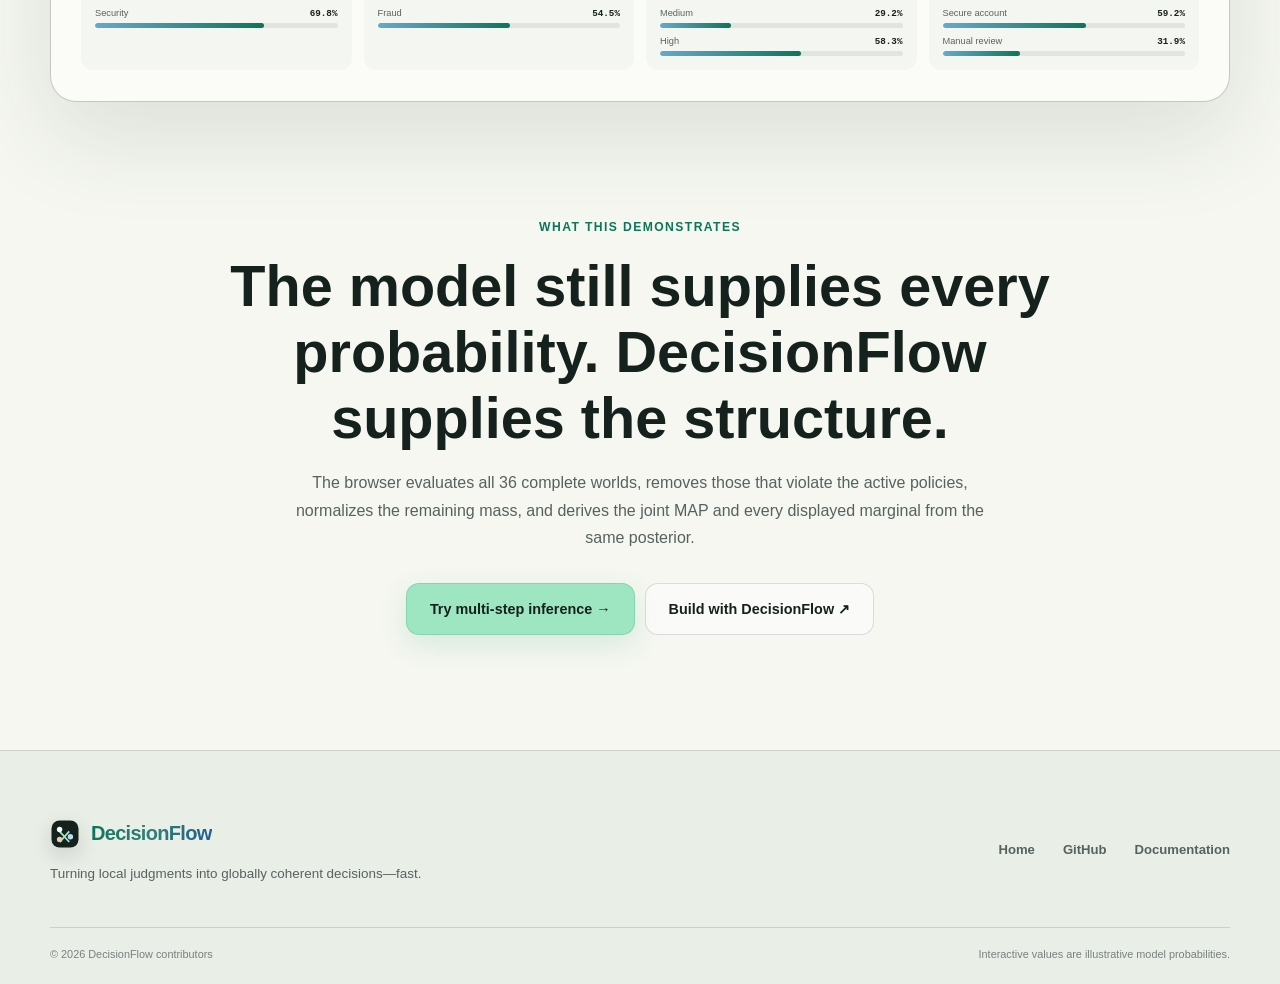
<file: site/demo.html>
<!doctype html>
<html lang="en">
  <head>
    <meta charset="utf-8" />
    <meta name="viewport" content="width=device-width, initial-scale=1" />
    <meta name="description" content="An interactive DecisionFlow demo for coherent service-ticket decisions." />
    <meta name="theme-color" content="#f5f7f0" />
    <title>DecisionFlow Demo · Service ticket</title>
    <link rel="icon" href="favicon.svg" type="image/svg+xml" />
    <link rel="stylesheet" href="styles.css" />
    <link rel="stylesheet" href="demo.css" />
    <script src="script.js" defer></script>
    <script src="demo.js" defer></script>
  </head>
  <body>
    <a class="skip-link" href="#demo-main">Skip to demo</a>

    <header class="site-header">
      <div class="nav-shell">
        <a class="brand" href="index.html" aria-label="DecisionFlow home">
          <span class="brand-mark" aria-hidden="true">
            <span class="mark-node mark-node-a"></span>
            <span class="mark-node mark-node-b"></span>
            <span class="mark-node mark-node-c"></span>
          </span>
          <span class="brand-wordmark">DecisionFlow</span>
        </a>

        <button class="nav-toggle" type="button" aria-expanded="false" aria-controls="primary-nav">
          <span class="sr-only">Toggle navigation</span>
          <span></span><span></span>
        </button>

        <nav id="primary-nav" class="primary-nav" aria-label="Primary navigation">
          <a href="multistep-demo.html">Live demo</a>
          <a href="index.html#framework">Framework</a>
          <a href="index.html#benchmarks">Benchmarks</a>
          <a href="index.html#quickstart">Quickstart</a>
        </nav>

        <div class="nav-actions">
          <a class="button button-ghost" href="https://github.com/xiongbo010/DecisionFlow" target="_blank" rel="noreferrer">GitHub ↗</a>
          <a class="button button-primary" href="index.html#quickstart">Run locally <span aria-hidden="true">→</span></a>
        </div>
      </div>
    </header>

    <main id="demo-main">
      <section class="demo-intro section-shell">
        <div class="demo-mode-switch" aria-label="Demo mode">
          <a class="active" href="demo.html" aria-current="page">Single-step</a>
          <a href="multistep-demo.html">Multi-step</a>
        </div>
        <span class="eyebrow">Interactive exact inference</span>
        <h1>One ticket. Four judgments.<br /><span>One coherent decision flow.</span></h1>
        <p>Adjust a decision model's local probabilities and watch DecisionFlow redistribute probability across complete, policy-compliant outcomes.</p>
      </section>

      <section class="section-shell demo-shell" aria-label="Interactive service-ticket decision demo">
        <div class="demo-toolbar">
          <div>
            <span class="demo-kicker">Service ticket · T-104</span>
            <strong>Possible account takeover and duplicate charge</strong>
          </div>
          <div class="preset-controls" role="group" aria-label="Model probability presets">
            <button class="preset-button active" type="button" data-preset="conflicted">Conflicted</button>
            <button class="preset-button" type="button" data-preset="uncertain">Uncertain</button>
            <button class="preset-button" type="button" data-preset="aligned">Already coherent</button>
          </div>
        </div>

        <div class="ticket-state">
          <div class="ticket-avatar" aria-hidden="true">CB</div>
          <div>
            <span>Customer message</span>
            <blockquote>“I saw a login from a device I don't recognize, and my credit card was charged twice. Please fix this today.”</blockquote>
          </div>
          <div class="state-facts" aria-label="Observed ticket facts">
            <span>unknown device</span><span>duplicate charge</span><span>card channel</span>
          </div>
        </div>

        <div class="demo-grid">
          <aside class="model-controls" aria-labelledby="model-scores-heading">
            <div class="panel-heading">
              <div><span>01</span><h2 id="model-scores-heading">Local model scores</h2></div>
              <small>independent typed outputs</small>
            </div>

            <div class="score-control">
              <div><span class="type-chip choice">Choice</span><label for="route-score">Route to Security</label><output id="route-value">42%</output></div>
              <input id="route-score" type="range" min="5" max="95" value="42" />
              <p><span>Billing <b id="route-billing">58%</b></span><span>Security <b id="route-security">42%</b></span></p>
            </div>

            <div class="score-control">
              <div><span class="type-chip noul">Noul</span><label for="fraud-score">Fraud is true</label><output id="fraud-value">78%</output></div>
              <input id="fraud-score" type="range" min="5" max="95" value="78" />
              <p><span>No <b id="fraud-no">22%</b></span><span>Yes <b id="fraud-yes">78%</b></span></p>
            </div>

            <div class="score-control">
              <div><span class="type-chip score">Score</span><label for="urgency-score">Urgency is High</label><output id="urgency-value">64%</output></div>
              <input id="urgency-score" type="range" min="10" max="90" value="64" />
              <p><span>Low / Medium <b id="urgency-rest">36%</b></span><span>High <b id="urgency-high">64%</b></span></p>
            </div>

            <div class="score-control">
              <div><span class="type-chip choice">Choice</span><label for="action-score">Action: Refund only</label><output id="action-value">54%</output></div>
              <input id="action-score" type="range" min="5" max="85" value="54" />
              <p><span>Other actions <b id="action-rest">46%</b></span><span>Refund only <b id="action-refund">54%</b></span></p>
            </div>
          </aside>

          <section class="policy-panel" aria-labelledby="policies-heading">
            <div class="panel-heading">
              <div><span>02</span><h2 id="policies-heading">Decision semantics</h2></div>
              <small>declarative policy</small>
            </div>
            <div class="policy-list">
              <label><input type="checkbox" data-policy="fraudRoute" checked /><span><b>Fraud → Security</b><small>A suspected fraud ticket must reach the security team.</small></span></label>
              <label><input type="checkbox" data-policy="fraudAction" checked /><span><b>Fraud → Secure or review</b><small>Refund-only resolution cannot close a fraud case.</small></span></label>
              <label><input type="checkbox" data-policy="highAction" checked /><span><b>High urgency → active intervention</b><small>A high-urgency ticket cannot receive refund only.</small></span></label>
              <label><input type="checkbox" data-policy="securityAction" checked /><span><b>Security → secure or review</b><small>Security routing requires an account-focused action.</small></span></label>
            </div>
            <div class="world-counter"><strong>36</strong><span>candidate decision worlds</span><i aria-hidden="true">→</i><strong id="valid-world-count">15</strong><span>valid worlds</span></div>
          </section>

          <section class="inference-panel" aria-labelledby="inference-heading">
            <div class="panel-heading">
              <div><span>03</span><h2 id="inference-heading">Structured inference</h2></div>
              <small>exact enumeration</small>
            </div>
            <div class="inference-metrics">
              <div><span>Valid mass</span><strong id="valid-mass">0.000</strong><small>probability already coherent</small></div>
              <div><span>Worlds removed</span><strong id="worlds-removed">0%</strong><small>by active policies</small></div>
            </div>
            <div class="top-worlds">
              <div class="top-worlds-heading"><span>Highest-probability valid worlds</span><small>posterior</small></div>
              <ol id="top-world-list"></ol>
            </div>
          </section>
        </div>

        <div class="decision-comparison" aria-live="polite">
          <article class="decision-result local-result">
            <div class="result-heading"><span>Local argmax</span><strong id="local-status">Conflicted</strong></div>
            <div id="local-path" class="decision-path"></div>
            <ul id="local-violations" class="violation-list"></ul>
          </article>

          <div class="compile-bridge" aria-hidden="true"><span>compile + infer</span><i>→</i></div>

          <article class="decision-result structured-result">
            <div class="result-heading"><span>DecisionFlow joint MAP</span><strong>Coherent</strong></div>
            <div id="map-path" class="decision-path"></div>
            <p id="map-probability" class="map-probability"></p>
          </article>
        </div>

        <div class="marginal-section">
          <div class="panel-heading">
            <div><span>04</span><h2>Constraint-conditioned marginals</h2></div>
            <small>all valid continuations aggregated</small>
          </div>
          <div id="marginal-grid" class="marginal-grid"></div>
        </div>
      </section>

      <section class="demo-explainer section-shell">
        <span class="kicker">What this demonstrates</span>
        <h2>The model still supplies every probability. DecisionFlow supplies the structure.</h2>
        <p>The browser evaluates all 36 complete worlds, removes those that violate the active policies, normalizes the remaining mass, and derives the joint MAP and every displayed marginal from the same posterior.</p>
        <div class="hero-actions">
          <a class="button button-primary button-large" href="multistep-demo.html">Try multi-step inference →</a>
          <a class="button button-ghost button-large" href="https://github.com/xiongbo010/DecisionFlow" target="_blank" rel="noreferrer">Build with DecisionFlow ↗</a>
        </div>
      </section>
    </main>

    <footer class="site-footer">
      <div class="section-shell footer-grid">
        <div>
          <a class="brand" href="index.html">
            <span class="brand-mark small" aria-hidden="true"><span class="mark-node mark-node-a"></span><span class="mark-node mark-node-b"></span><span class="mark-node mark-node-c"></span></span>
            <span class="brand-wordmark">DecisionFlow</span>
          </a>
          <p>Turning local judgments into globally coherent decisions—fast.</p>
        </div>
        <div class="footer-links">
          <a href="index.html">Home</a>
          <a href="https://github.com/xiongbo010/DecisionFlow" target="_blank" rel="noreferrer">GitHub</a>
          <a href="https://github.com/xiongbo010/DecisionFlow#readme" target="_blank" rel="noreferrer">Documentation</a>
        </div>
      </div>
      <div class="section-shell footer-bottom"><span>© 2026 DecisionFlow contributors</span><span>Interactive values are illustrative model probabilities.</span></div>
    </footer>
  </body>
</html>
</file>
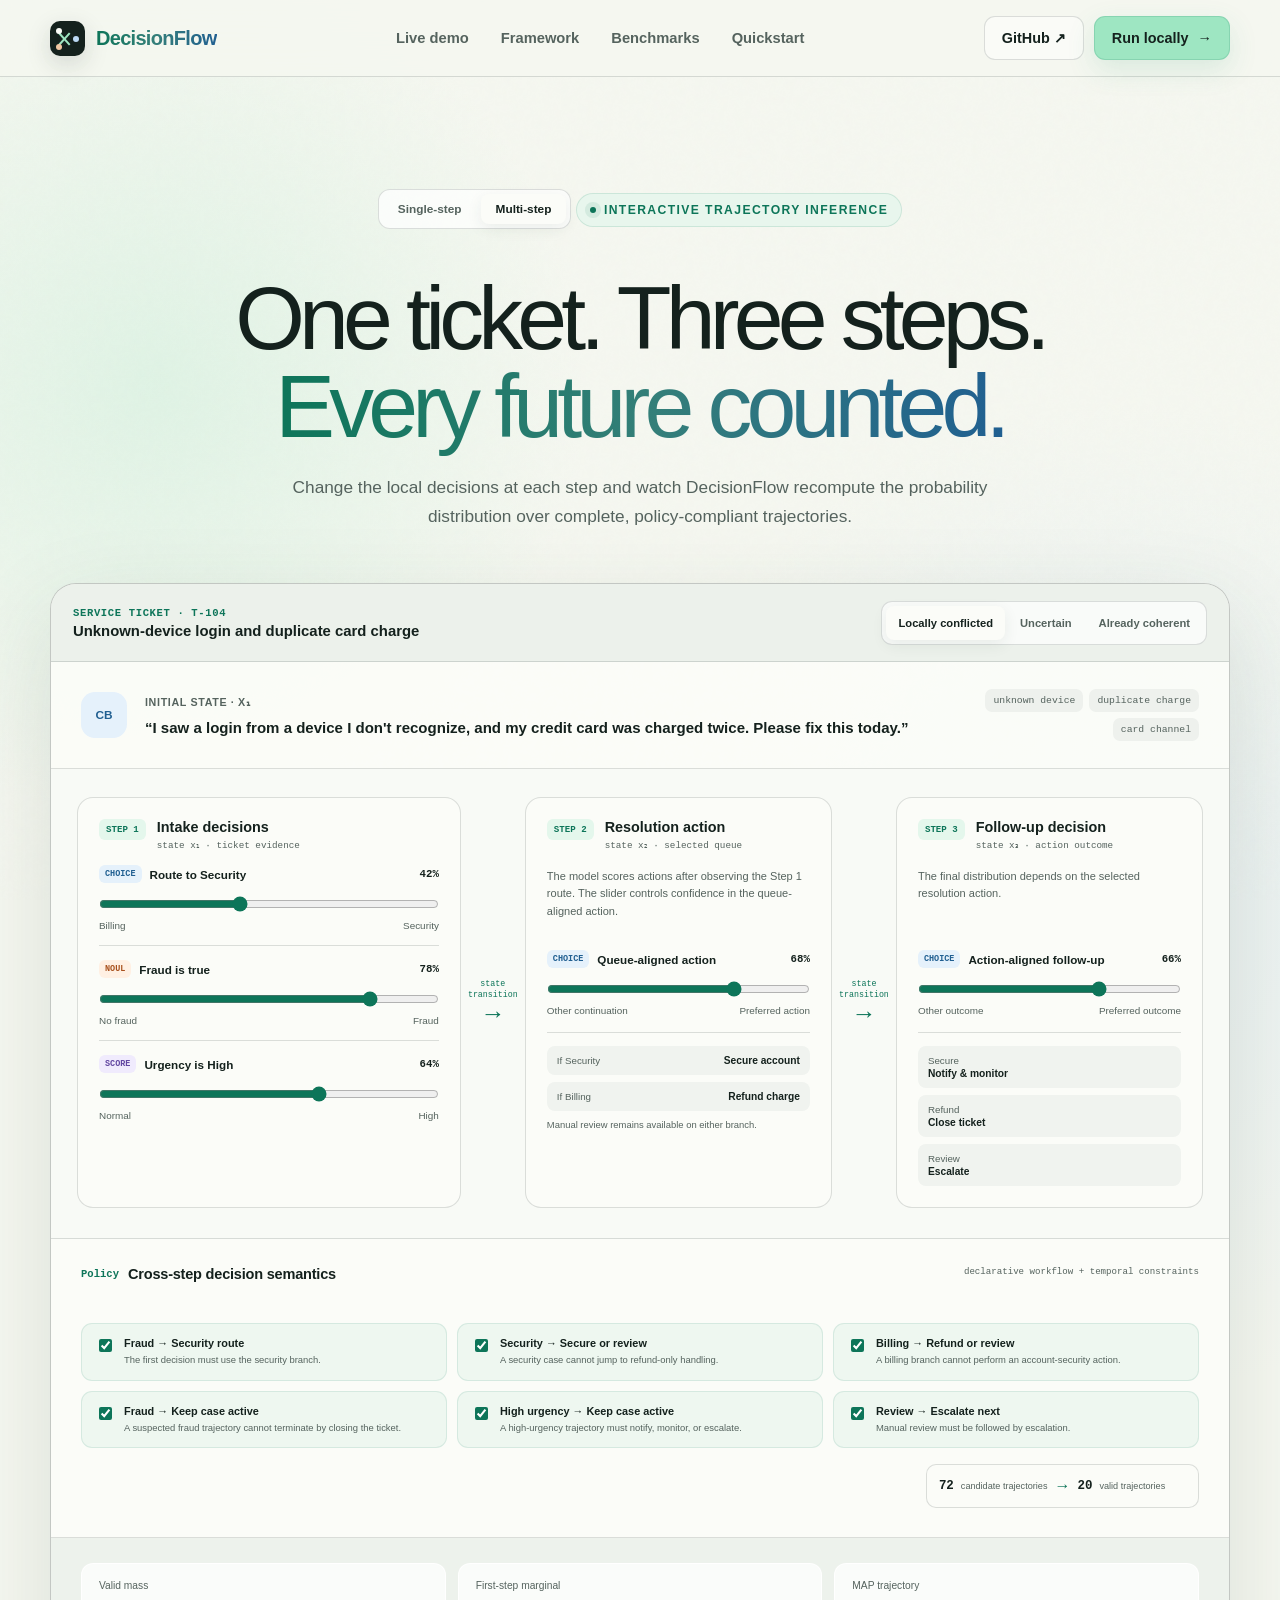
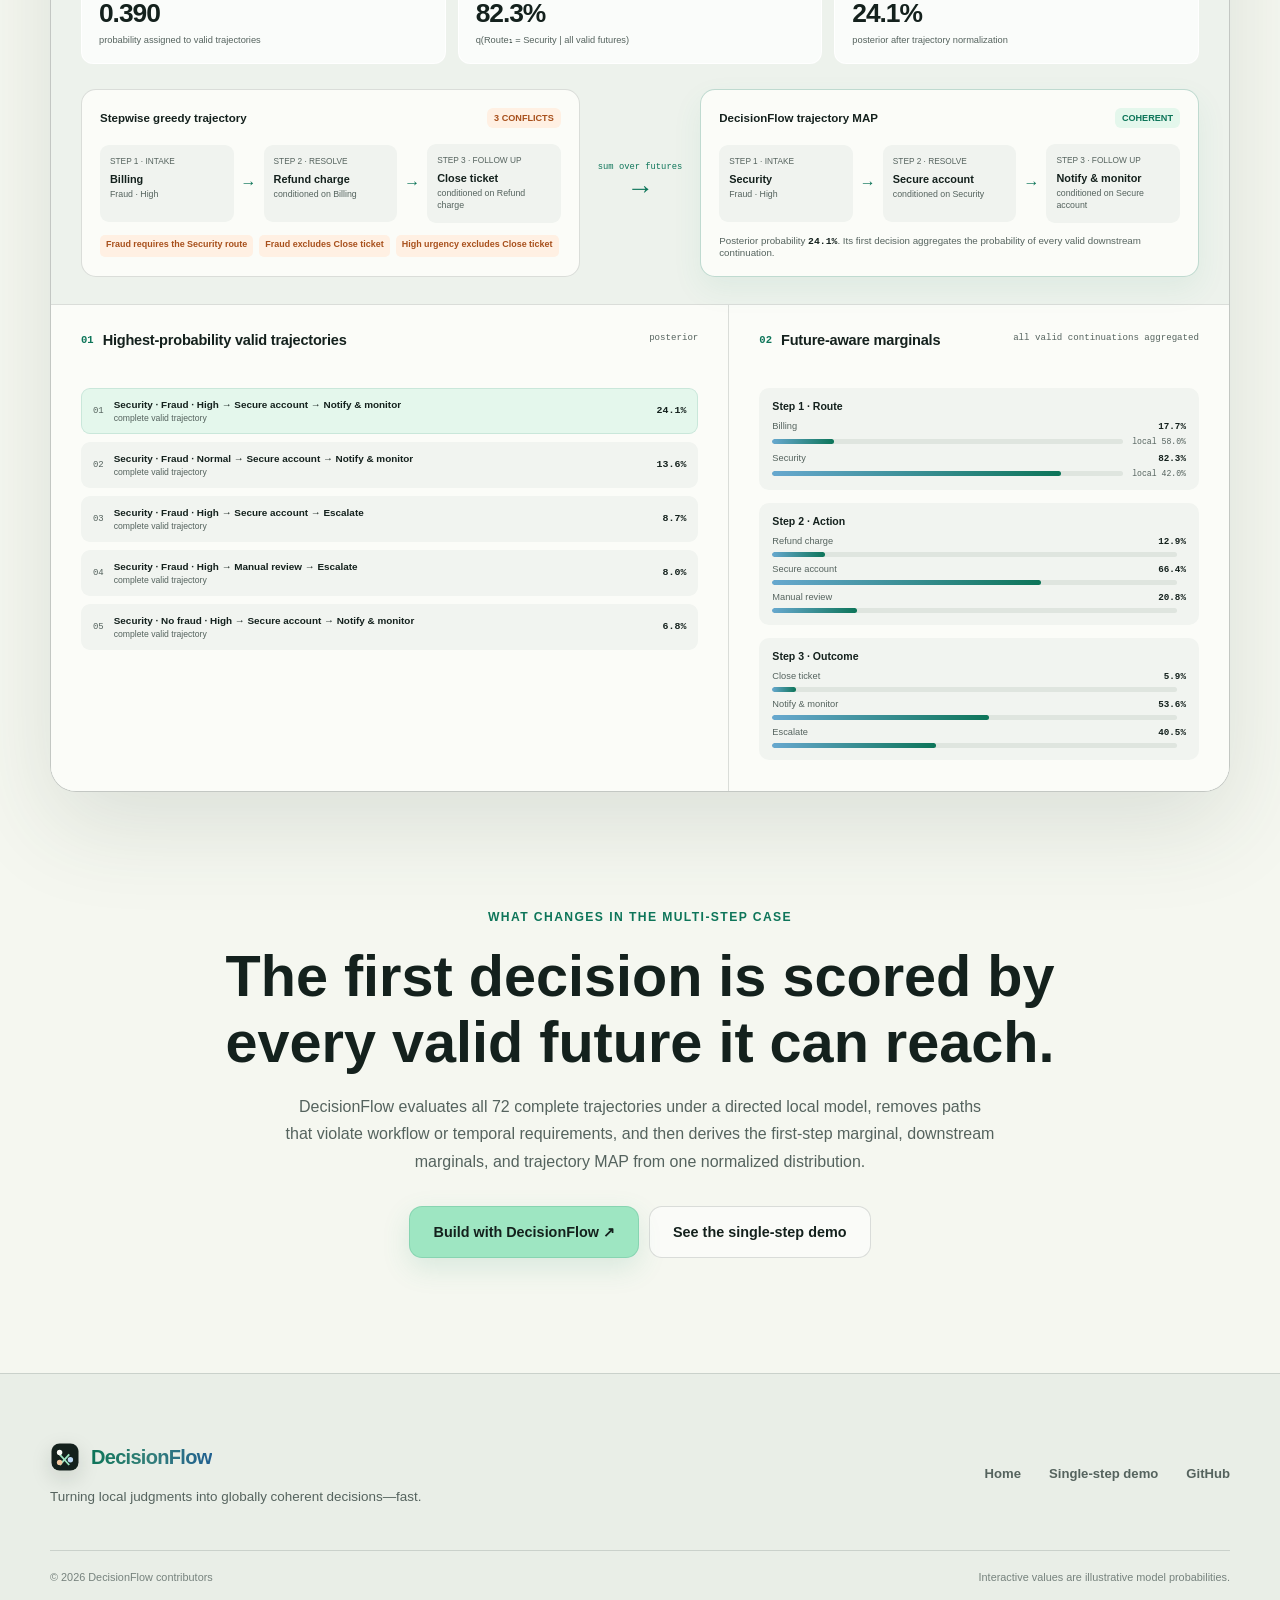
<file: site/multistep-demo.html>
<!doctype html>
<html lang="en">
  <head>
    <meta charset="utf-8" />
    <meta name="viewport" content="width=device-width, initial-scale=1" />
    <meta name="description" content="An interactive DecisionFlow demo for exact multi-step trajectory inference." />
    <meta name="theme-color" content="#f5f7f0" />
    <title>DecisionFlow Demo · Multi-step ticket resolution</title>
    <link rel="icon" href="favicon.svg" type="image/svg+xml" />
    <link rel="stylesheet" href="styles.css" />
    <link rel="stylesheet" href="demo.css" />
    <link rel="stylesheet" href="multistep-demo.css" />
    <script src="script.js" defer></script>
    <script src="multistep-demo.js" defer></script>
  </head>
  <body>
    <a class="skip-link" href="#demo-main">Skip to demo</a>

    <header class="site-header">
      <div class="nav-shell">
        <a class="brand" href="index.html" aria-label="DecisionFlow home">
          <span class="brand-mark" aria-hidden="true">
            <span class="mark-node mark-node-a"></span>
            <span class="mark-node mark-node-b"></span>
            <span class="mark-node mark-node-c"></span>
          </span>
          <span class="brand-wordmark">DecisionFlow</span>
        </a>

        <button class="nav-toggle" type="button" aria-expanded="false" aria-controls="primary-nav">
          <span class="sr-only">Toggle navigation</span><span></span><span></span>
        </button>

        <nav id="primary-nav" class="primary-nav" aria-label="Primary navigation">
          <a href="multistep-demo.html" aria-current="page">Live demo</a>
          <a href="index.html#framework">Framework</a>
          <a href="index.html#benchmarks">Benchmarks</a>
          <a href="index.html#quickstart">Quickstart</a>
        </nav>

        <div class="nav-actions">
          <a class="button button-ghost" href="https://github.com/xiongbo010/DecisionFlow" target="_blank" rel="noreferrer">GitHub ↗</a>
          <a class="button button-primary" href="index.html#quickstart">Run locally <span aria-hidden="true">→</span></a>
        </div>
      </div>
    </header>

    <main id="demo-main">
      <section class="demo-intro section-shell trajectory-intro">
        <div class="demo-mode-switch" aria-label="Demo mode">
          <a href="demo.html">Single-step</a>
          <a class="active" href="multistep-demo.html" aria-current="page">Multi-step</a>
        </div>
        <span class="eyebrow">Interactive trajectory inference</span>
        <h1>One ticket. Three steps.<br /><span>Every future counted.</span></h1>
        <p>Change the local decisions at each step and watch DecisionFlow recompute the probability distribution over complete, policy-compliant trajectories.</p>
      </section>

      <section class="section-shell trajectory-shell" aria-label="Interactive multi-step service-ticket demo">
        <div class="demo-toolbar">
          <div>
            <span class="demo-kicker">Service ticket · T-104</span>
            <strong>Unknown-device login and duplicate card charge</strong>
          </div>
          <div class="preset-controls" role="group" aria-label="Trajectory model presets">
            <button class="preset-button active" type="button" data-trajectory-preset="conflicted">Locally conflicted</button>
            <button class="preset-button" type="button" data-trajectory-preset="uncertain">Uncertain</button>
            <button class="preset-button" type="button" data-trajectory-preset="aligned">Already coherent</button>
          </div>
        </div>

        <div class="ticket-state">
          <div class="ticket-avatar" aria-hidden="true">CB</div>
          <div>
            <span>Initial state · x₁</span>
            <blockquote>“I saw a login from a device I don't recognize, and my credit card was charged twice. Please fix this today.”</blockquote>
          </div>
          <div class="state-facts" aria-label="Observed ticket facts">
            <span>unknown device</span><span>duplicate charge</span><span>card channel</span>
          </div>
        </div>

        <div class="trajectory-control-grid">
          <section class="step-control" aria-labelledby="step-one-heading">
            <div class="step-control-heading"><span>Step 1</span><div><h2 id="step-one-heading">Intake decisions</h2><small>state x₁ · ticket evidence</small></div></div>
            <div class="score-control compact">
              <div><span class="type-chip choice">Choice</span><label for="ms-route-score">Route to Security</label><output id="ms-route-value">42%</output></div>
              <input id="ms-route-score" type="range" min="5" max="95" value="42" />
              <p><span>Billing</span><span>Security</span></p>
            </div>
            <div class="score-control compact">
              <div><span class="type-chip noul">Noul</span><label for="ms-fraud-score">Fraud is true</label><output id="ms-fraud-value">78%</output></div>
              <input id="ms-fraud-score" type="range" min="5" max="95" value="78" />
              <p><span>No fraud</span><span>Fraud</span></p>
            </div>
            <div class="score-control compact">
              <div><span class="type-chip score">Score</span><label for="ms-urgency-score">Urgency is High</label><output id="ms-urgency-value">64%</output></div>
              <input id="ms-urgency-score" type="range" min="5" max="95" value="64" />
              <p><span>Normal</span><span>High</span></p>
            </div>
          </section>

          <div class="step-arrow" aria-hidden="true"><span>state transition</span><i>→</i></div>

          <section class="step-control" aria-labelledby="step-two-heading">
            <div class="step-control-heading"><span>Step 2</span><div><h2 id="step-two-heading">Resolution action</h2><small>state x₂ · selected queue</small></div></div>
            <p class="conditional-note">The model scores actions after observing the Step 1 route. The slider controls confidence in the queue-aligned action.</p>
            <div class="score-control focus-control">
              <div><span class="type-chip choice">Choice</span><label for="ms-handling-score">Queue-aligned action</label><output id="ms-handling-value">68%</output></div>
              <input id="ms-handling-score" type="range" min="10" max="90" value="68" />
              <p><span>Other continuation</span><span>Preferred action</span></p>
            </div>
            <div class="conditional-distributions">
              <div><span>If Security</span><strong>Secure account</strong></div>
              <div><span>If Billing</span><strong>Refund charge</strong></div>
              <small>Manual review remains available on either branch.</small>
            </div>
          </section>

          <div class="step-arrow" aria-hidden="true"><span>state transition</span><i>→</i></div>

          <section class="step-control" aria-labelledby="step-three-heading">
            <div class="step-control-heading"><span>Step 3</span><div><h2 id="step-three-heading">Follow-up decision</h2><small>state x₃ · action outcome</small></div></div>
            <p class="conditional-note">The final distribution depends on the selected resolution action.</p>
            <div class="score-control focus-control">
              <div><span class="type-chip choice">Choice</span><label for="ms-followup-score">Action-aligned follow-up</label><output id="ms-followup-value">66%</output></div>
              <input id="ms-followup-score" type="range" min="10" max="90" value="66" />
              <p><span>Other outcome</span><span>Preferred outcome</span></p>
            </div>
            <div class="conditional-distributions three-way">
              <div><span>Secure</span><strong>Notify &amp; monitor</strong></div>
              <div><span>Refund</span><strong>Close ticket</strong></div>
              <div><span>Review</span><strong>Escalate</strong></div>
            </div>
          </section>
        </div>

        <section class="trajectory-policies" aria-labelledby="trajectory-policies-heading">
          <div class="panel-heading">
            <div><span>Policy</span><h2 id="trajectory-policies-heading">Cross-step decision semantics</h2></div>
            <small>declarative workflow + temporal constraints</small>
          </div>
          <div class="trajectory-policy-grid">
            <label><input type="checkbox" data-trajectory-policy="fraudRoute" checked /><span><b>Fraud → Security route</b><small>The first decision must use the security branch.</small></span></label>
            <label><input type="checkbox" data-trajectory-policy="securityAction" checked /><span><b>Security → Secure or review</b><small>A security case cannot jump to refund-only handling.</small></span></label>
            <label><input type="checkbox" data-trajectory-policy="billingAction" checked /><span><b>Billing → Refund or review</b><small>A billing branch cannot perform an account-security action.</small></span></label>
            <label><input type="checkbox" data-trajectory-policy="fraudClosure" checked /><span><b>Fraud → Keep case active</b><small>A suspected fraud trajectory cannot terminate by closing the ticket.</small></span></label>
            <label><input type="checkbox" data-trajectory-policy="highClosure" checked /><span><b>High urgency → Keep case active</b><small>A high-urgency trajectory must notify, monitor, or escalate.</small></span></label>
            <label><input type="checkbox" data-trajectory-policy="reviewEscalate" checked /><span><b>Review → Escalate next</b><small>Manual review must be followed by escalation.</small></span></label>
          </div>
          <div class="world-counter trajectory-world-counter"><strong>72</strong><span>candidate trajectories</span><i aria-hidden="true">→</i><strong id="ms-valid-count">0</strong><span>valid trajectories</span></div>
        </section>

        <section class="trajectory-inference" aria-live="polite">
          <div class="trajectory-metrics">
            <div><span>Valid mass</span><strong id="ms-valid-mass">0.000</strong><small>probability assigned to valid trajectories</small></div>
            <div><span>First-step marginal</span><strong id="ms-security-marginal">0.0%</strong><small>q(Route₁ = Security | all valid futures)</small></div>
            <div><span>MAP trajectory</span><strong id="ms-map-probability">0.0%</strong><small>posterior after trajectory normalization</small></div>
          </div>

          <div class="trajectory-comparison">
            <article class="trajectory-result local-trajectory-result">
              <div class="result-heading"><span>Stepwise greedy trajectory</span><strong id="ms-local-status">Conflicted</strong></div>
              <div id="ms-local-path" class="timeline-path"></div>
              <ul id="ms-local-violations" class="violation-list"></ul>
            </article>

            <div class="compile-bridge" aria-hidden="true"><span>sum over futures</span><i>→</i></div>

            <article class="trajectory-result map-trajectory-result">
              <div class="result-heading"><span>DecisionFlow trajectory MAP</span><strong>Coherent</strong></div>
              <div id="ms-map-path" class="timeline-path"></div>
              <p id="ms-map-caption" class="map-probability"></p>
            </article>
          </div>

          <div class="trajectory-analysis-grid">
            <section class="trajectory-ranking">
              <div class="panel-heading"><div><span>01</span><h2>Highest-probability valid trajectories</h2></div><small>posterior</small></div>
              <ol id="ms-top-trajectories"></ol>
            </section>
            <section class="trajectory-marginals">
              <div class="panel-heading"><div><span>02</span><h2>Future-aware marginals</h2></div><small>all valid continuations aggregated</small></div>
              <div id="ms-marginals" class="trajectory-marginal-list"></div>
            </section>
          </div>
        </section>
      </section>

      <section class="demo-explainer section-shell">
        <span class="kicker">What changes in the multi-step case</span>
        <h2>The first decision is scored by every valid future it can reach.</h2>
        <p>DecisionFlow evaluates all 72 complete trajectories under a directed local model, removes paths that violate workflow or temporal requirements, and then derives the first-step marginal, downstream marginals, and trajectory MAP from one normalized distribution.</p>
        <div class="hero-actions">
          <a class="button button-primary button-large" href="https://github.com/xiongbo010/DecisionFlow" target="_blank" rel="noreferrer">Build with DecisionFlow ↗</a>
          <a class="button button-ghost button-large" href="demo.html">See the single-step demo</a>
        </div>
      </section>
    </main>

    <footer class="site-footer">
      <div class="section-shell footer-grid">
        <div>
          <a class="brand" href="index.html">
            <span class="brand-mark small" aria-hidden="true"><span class="mark-node mark-node-a"></span><span class="mark-node mark-node-b"></span><span class="mark-node mark-node-c"></span></span>
            <span class="brand-wordmark">DecisionFlow</span>
          </a>
          <p>Turning local judgments into globally coherent decisions—fast.</p>
        </div>
        <div class="footer-links">
          <a href="index.html">Home</a><a href="demo.html">Single-step demo</a>
          <a href="https://github.com/xiongbo010/DecisionFlow" target="_blank" rel="noreferrer">GitHub</a>
        </div>
      </div>
      <div class="section-shell footer-bottom"><span>© 2026 DecisionFlow contributors</span><span>Interactive values are illustrative model probabilities.</span></div>
    </footer>
  </body>
</html>
</file>
<file: site/styles.css>
:root {
  --paper: #f5f7f0;
  --paper-bright: #fbfcf8;
  --ink: #14211d;
  --ink-soft: #55635e;
  --line: rgba(20, 33, 29, 0.14);
  --line-strong: rgba(20, 33, 29, 0.24);
  --mint: #9ee6c2;
  --mint-deep: #0d7559;
  --mint-pale: #e4f7ec;
  --blue: #bcd9f5;
  --blue-deep: #205f91;
  --orange: #f2c7a2;
  --orange-deep: #a8501c;
  --violet: #d9cdf8;
  --violet-deep: #6247a2;
  --shadow: 0 24px 70px rgba(43, 67, 57, 0.1);
  --radius: 24px;
  --shell: min(1180px, calc(100vw - 48px));
}

* {
  box-sizing: border-box;
}

html {
  scroll-behavior: smooth;
}

body {
  margin: 0;
  color: var(--ink);
  background:
    radial-gradient(circle at 12% 12%, rgba(158, 230, 194, 0.25), transparent 27rem),
    radial-gradient(circle at 88% 28%, rgba(188, 217, 245, 0.22), transparent 31rem),
    var(--paper);
  font-family: Inter, "SF Pro Display", "Segoe UI", "PingFang SC", "Microsoft YaHei", sans-serif;
  -webkit-font-smoothing: antialiased;
}

body::before {
  position: fixed;
  inset: 0;
  z-index: -1;
  content: "";
  pointer-events: none;
  opacity: 0.34;
  background-image: url("data:image/svg+xml,%3Csvg viewBox='0 0 120 120' xmlns='http://www.w3.org/2000/svg'%3E%3Cfilter id='n'%3E%3CfeTurbulence type='fractalNoise' baseFrequency='.9' numOctaves='3' stitchTiles='stitch'/%3E%3C/filter%3E%3Crect width='100%25' height='100%25' filter='url(%23n)' opacity='.055'/%3E%3C/svg%3E");
}

a {
  color: inherit;
  text-decoration: none;
}

button,
input,
select {
  font: inherit;
}

.skip-link {
  position: fixed;
  top: 12px;
  left: 12px;
  z-index: 200;
  padding: 10px 14px;
  color: white;
  background: var(--ink);
  border-radius: 10px;
  transform: translateY(-150%);
}

.skip-link:focus {
  transform: translateY(0);
}

.sr-only {
  position: absolute;
  width: 1px;
  height: 1px;
  padding: 0;
  margin: -1px;
  overflow: hidden;
  clip: rect(0, 0, 0, 0);
  white-space: nowrap;
  border: 0;
}

.section-shell,
.nav-shell {
  width: var(--shell);
  margin-inline: auto;
}

.site-header {
  position: sticky;
  top: 0;
  z-index: 100;
  background: rgba(245, 247, 240, 0.84);
  border-bottom: 1px solid var(--line);
  backdrop-filter: blur(18px);
}

.nav-shell {
  display: grid;
  grid-template-columns: auto 1fr auto;
  align-items: center;
  min-height: 76px;
  gap: 36px;
}

.brand {
  display: inline-flex;
  align-items: center;
  gap: 11px;
  font-size: 1.25rem;
  font-weight: 760;
  letter-spacing: -0.035em;
}

.brand-wordmark {
  background: linear-gradient(96deg, var(--mint-deep) 0%, #347f79 48%, var(--blue-deep) 100%);
  -webkit-background-clip: text;
  color: transparent;
  background-clip: text;
}

.brand-mark {
  position: relative;
  display: inline-block;
  width: 35px;
  height: 35px;
  overflow: hidden;
  background: var(--ink);
  border-radius: 10px;
  box-shadow: 0 8px 24px rgba(20, 33, 29, 0.15);
}

.brand-mark::before,
.brand-mark::after {
  position: absolute;
  width: 16px;
  height: 2px;
  content: "";
  background: var(--mint);
  transform-origin: left center;
}

.brand-mark::before {
  top: 11px;
  left: 9px;
  transform: rotate(48deg);
}

.brand-mark::after {
  top: 23px;
  left: 9px;
  transform: rotate(-48deg);
}

.mark-node {
  position: absolute;
  z-index: 2;
  width: 6px;
  height: 6px;
  background: var(--paper-bright);
  border-radius: 50%;
}

.mark-node-a { top: 7px; left: 6px; }
.mark-node-b { top: 15px; right: 6px; background: var(--blue); }
.mark-node-c { bottom: 6px; left: 6px; background: var(--orange); }

.brand-mark.small {
  width: 30px;
  height: 30px;
  border-radius: 9px;
  transform: scale(0.9);
}

.primary-nav {
  display: flex;
  justify-content: center;
  gap: 32px;
  color: var(--ink-soft);
  font-size: 0.92rem;
  font-weight: 650;
}

.primary-nav a,
.footer-links a {
  position: relative;
  transition: color 180ms ease;
}

.primary-nav a:hover,
.footer-links a:hover {
  color: var(--ink);
}

.primary-nav a::after {
  position: absolute;
  right: 0;
  bottom: -7px;
  left: 0;
  height: 2px;
  content: "";
  background: var(--mint-deep);
  border-radius: 999px;
  transform: scaleX(0);
  transition: transform 180ms ease;
}

.primary-nav a:hover::after {
  transform: scaleX(1);
}

.nav-actions,
.hero-actions {
  display: flex;
  align-items: center;
  gap: 10px;
}

.button {
  display: inline-flex;
  align-items: center;
  justify-content: center;
  min-height: 44px;
  padding: 0 17px;
  gap: 9px;
  font-size: 0.9rem;
  font-weight: 720;
  border: 1px solid transparent;
  border-radius: 11px;
  transition: transform 180ms ease, box-shadow 180ms ease, background 180ms ease;
}

.button:hover {
  transform: translateY(-2px);
}

.button svg {
  width: 17px;
  height: 17px;
  fill: currentColor;
}

.button-primary {
  background: var(--mint);
  border-color: rgba(13, 117, 89, 0.16);
  box-shadow: 0 10px 28px rgba(55, 154, 115, 0.15);
}

.button-primary:hover {
  background: #aaf0cd;
  box-shadow: 0 14px 32px rgba(55, 154, 115, 0.22);
}

.button-ghost {
  background: rgba(255, 255, 255, 0.5);
  border-color: var(--line);
}

.button-ghost:hover {
  background: rgba(255, 255, 255, 0.9);
  box-shadow: 0 10px 26px rgba(43, 67, 57, 0.08);
}

.button-large {
  min-height: 52px;
  padding-inline: 23px;
  border-radius: 13px;
}

.star-icon {
  font-size: 1.55rem;
  line-height: 0;
}

.nav-toggle {
  display: none;
  width: 42px;
  height: 42px;
  padding: 0;
  background: transparent;
  border: 1px solid var(--line);
  border-radius: 10px;
}

.nav-toggle span:not(.sr-only) {
  display: block;
  width: 17px;
  height: 2px;
  margin: 4px auto;
  background: var(--ink);
}

.hero {
  position: relative;
  display: flex;
  min-height: 850px;
  padding: 128px 0 82px;
  align-items: center;
  flex-direction: column;
  overflow: hidden;
  text-align: center;
}

.hero h1 {
  max-width: 1000px;
  margin: 29px 0 25px;
  font-size: clamp(4rem, 8.4vw, 7.5rem);
  font-weight: 520;
  line-height: 0.94;
  letter-spacing: -0.072em;
}

.hero h1 span {
  background: linear-gradient(92deg, var(--mint-deep) 2%, #3a8179 42%, var(--blue-deep) 98%);
  -webkit-background-clip: text;
  color: transparent;
  background-clip: text;
}

.eyebrow,
.kicker {
  display: inline-flex;
  align-items: center;
  gap: 8px;
  color: var(--mint-deep);
  font-size: 0.76rem;
  font-weight: 800;
  letter-spacing: 0.115em;
  text-transform: uppercase;
}

.eyebrow {
  padding: 9px 13px;
  background: rgba(228, 247, 236, 0.78);
  border: 1px solid rgba(13, 117, 89, 0.13);
  border-radius: 999px;
}

.eyebrow::before {
  width: 6px;
  height: 6px;
  content: "";
  background: var(--mint-deep);
  border-radius: 50%;
  box-shadow: 0 0 0 5px rgba(13, 117, 89, 0.09);
  animation: eyebrow-pulse 1.8s ease-in-out infinite;
}

.hero-copy {
  max-width: 740px;
  margin: 0;
  color: var(--ink-soft);
  font-size: clamp(1.05rem, 1.8vw, 1.27rem);
  line-height: 1.65;
}

.hero-actions {
  margin-top: 31px;
}

.hero-orbit {
  position: absolute;
  z-index: -1;
  border: 1px solid rgba(13, 117, 89, 0.12);
  border-radius: 50%;
}

.orbit-one {
  top: 76px;
  left: 50%;
  width: 820px;
  height: 820px;
  transform: translateX(-50%);
}

.orbit-two {
  top: 196px;
  left: 50%;
  width: 580px;
  height: 580px;
  border-color: rgba(32, 95, 145, 0.09);
  transform: translateX(-50%);
}

.hero-console {
  position: relative;
  width: min(900px, 94%);
  margin-top: 62px;
  text-align: left;
  background: rgba(251, 252, 248, 0.83);
  border: 1px solid var(--line-strong);
  border-radius: 20px;
  box-shadow: var(--shadow);
  backdrop-filter: blur(16px);
}

.console-topbar {
  display: flex;
  padding: 13px 17px;
  align-items: center;
  justify-content: space-between;
  color: var(--ink-soft);
  font-family: "SFMono-Regular", Consolas, monospace;
  font-size: 0.76rem;
  border-bottom: 1px solid var(--line);
}

.status-pill {
  display: flex;
  align-items: center;
  gap: 7px;
}

.status-pill i {
  width: 7px;
  height: 7px;
  background: #43ae79;
  border-radius: 50%;
  box-shadow: 0 0 0 4px rgba(67, 174, 121, 0.12);
}

.decision-worlds {
  display: grid;
  grid-template-columns: minmax(180px, 1fr) auto minmax(190px, 1fr) auto minmax(180px, 1fr);
  padding: 27px;
  align-items: center;
  gap: 18px;
}

.world-input,
.world-output,
.constraint-chip {
  min-height: 112px;
  padding: 18px;
  background: var(--paper-bright);
  border: 1px solid var(--line);
  border-radius: 15px;
}

.world-input > span {
  color: var(--ink-soft);
  font-size: 0.78rem;
  font-weight: 700;
}

.mini-bars {
  display: flex;
  height: 62px;
  margin-top: 8px;
  align-items: end;
  gap: 10px;
}

.mini-bars i {
  width: 28%;
  height: var(--value);
  background: linear-gradient(to top, var(--blue), #ddecfa);
  border: 1px solid rgba(32, 95, 145, 0.12);
  border-radius: 6px 6px 3px 3px;
}

.constraint-chip {
  display: flex;
  min-height: 72px;
  padding: 14px;
  align-items: center;
  justify-content: center;
  gap: 8px;
  color: var(--mint-deep);
  background: var(--mint-pale);
  border-color: rgba(13, 117, 89, 0.17);
  font-family: "SFMono-Regular", Consolas, monospace;
  font-size: 0.72rem;
}

.constraint-chip b {
  color: var(--ink-soft);
}

.world-output {
  display: flex;
  flex-direction: column;
  justify-content: center;
  gap: 7px;
  background: linear-gradient(145deg, #fff, var(--mint-pale));
}

.world-output strong {
  margin-bottom: 2px;
  font-size: 0.86rem;
}

.world-output span {
  font-family: "SFMono-Regular", Consolas, monospace;
  font-size: 0.72rem;
}

.world-arrow {
  color: var(--ink-soft);
  font-size: 1.4rem;
}

.console-metrics {
  display: flex;
  padding: 15px 27px 18px;
  gap: 29px;
  color: var(--ink-soft);
  font-size: 0.76rem;
  border-top: 1px solid var(--line);
}

.console-metrics b {
  color: var(--ink);
}

/* Homepage inference flow */
.flow-demo {
  position: relative;
  width: min(1140px, 100%);
  margin-top: 62px;
  overflow: hidden;
  text-align: left;
  background: rgba(251, 252, 248, 0.9);
  border: 1px solid var(--line-strong);
  border-radius: 22px;
  box-shadow: 0 30px 90px rgba(43, 67, 57, 0.13);
  backdrop-filter: blur(18px);
}

.flow-demo::before {
  position: absolute;
  inset: 44px -10% auto;
  height: 330px;
  content: "";
  pointer-events: none;
  background:
    radial-gradient(circle at 50% 60%, rgba(158, 230, 194, 0.2), transparent 23%),
    radial-gradient(circle at 16% 55%, rgba(188, 217, 245, 0.18), transparent 22%),
    radial-gradient(circle at 86% 55%, rgba(217, 205, 248, 0.16), transparent 22%);
}

.flow-topbar {
  position: relative;
  z-index: 3;
  display: grid;
  grid-template-columns: 1fr auto 1fr;
  min-height: 48px;
  padding-inline: 17px;
  align-items: center;
  color: var(--ink-soft);
  border-bottom: 1px solid var(--line);
  font-family: "SFMono-Regular", Consolas, monospace;
  font-size: 0.7rem;
}

.flow-window-dots {
  display: flex;
  gap: 6px;
}

.flow-window-dots i {
  width: 7px;
  height: 7px;
  background: #d8ddd8;
  border-radius: 50%;
}

.flow-window-dots i:first-child { background: var(--orange); }
.flow-window-dots i:nth-child(2) { background: #ead57e; }
.flow-window-dots i:last-child { background: var(--mint); }

.flow-title {
  color: var(--ink);
  font-weight: 700;
}

.flow-runtime {
  display: inline-flex;
  justify-self: end;
  align-items: center;
  gap: 7px;
}

.flow-runtime i {
  width: 7px;
  height: 7px;
  background: #43ae79;
  border-radius: 50%;
  box-shadow: 0 0 0 4px rgba(67, 174, 121, 0.12);
  animation: runtime-pulse 2.2s ease-in-out infinite;
}

.flow-stepper {
  --step-translate: 0%;
  position: relative;
  z-index: 3;
  display: grid;
  grid-template-columns: repeat(4, 1fr);
  padding: 13px 28px 0;
  gap: 7px;
}

.flow-stepper::before {
  position: absolute;
  bottom: 0;
  left: 28px;
  z-index: 2;
  width: calc((100% - 77px) / 4);
  height: 3px;
  content: "";
  background: linear-gradient(90deg, var(--blue-deep), var(--mint-deep));
  border-radius: 999px;
  box-shadow: 0 2px 9px rgba(13, 117, 89, 0.22);
  transform: translateX(var(--step-translate));
  transition: transform 620ms cubic-bezier(0.2, 0.82, 0.24, 1);
}

.flow-stepper span {
  position: relative;
  padding: 0 0 11px;
  color: #8a9691;
  font-size: 0.68rem;
  font-weight: 750;
  letter-spacing: 0.02em;
  transition: color 320ms ease, transform 420ms cubic-bezier(0.2, 0.82, 0.24, 1);
}

.flow-stepper span::after {
  position: absolute;
  right: 0;
  bottom: 0;
  left: 0;
  height: 2px;
  content: "";
  background: #e2e6e1;
  border-radius: 99px;
  transition: background 320ms ease;
}

.flow-stepper span.is-active {
  color: var(--ink);
  transform: translateY(-2px);
}

.flow-stepper span.is-active::after {
  background: #dce5e0;
}

.flow-stepper i {
  margin-right: 5px;
  color: inherit;
  font-family: "SFMono-Regular", Consolas, monospace;
  font-style: normal;
  font-weight: 500;
  transition: color 320ms ease;
}

.flow-stepper span.is-active i { color: var(--mint-deep); }

.flow-canvas {
  position: relative;
  z-index: 2;
  display: grid;
  grid-template-areas: "source reasoning result";
  grid-template-columns: minmax(220px, 0.8fr) minmax(520px, 2fr) minmax(220px, 0.8fr);
  grid-template-rows: minmax(410px, 1fr);
  min-height: 430px;
  padding: 18px 20px 24px;
  align-items: center;
  gap: 22px;
}

.flow-connectors {
  position: absolute;
  inset: 0;
  z-index: 0;
  width: 100%;
  height: 100%;
  overflow: visible;
  pointer-events: none;
}

.flow-line {
  fill: none;
  stroke-width: 1.8;
  stroke-linecap: round;
  stroke-dasharray: 4 9;
  opacity: 0.56;
  vector-effect: non-scaling-stroke;
  animation: flow-dash 5s linear infinite;
}

.flow-line-input { stroke: url(#flowGradientA); }
.flow-line-rule { stroke: url(#flowGradientB); }
.flow-line-dag { stroke: url(#flowGradientA); }
.flow-line-output { stroke: url(#flowGradientA); }

.flow-packet {
  fill: var(--paper-bright);
  stroke-width: 2;
  vector-effect: non-scaling-stroke;
  filter: drop-shadow(0 3px 5px rgba(20, 33, 29, 0.15));
}

.packet-input {
  stroke: var(--blue-deep);
  animation: packet-input 4.8s cubic-bezier(0.5, 0, 0.4, 1) infinite;
}

.packet-rule {
  stroke: var(--orange-deep);
  animation: packet-rule 4.8s 1.2s cubic-bezier(0.5, 0, 0.4, 1) infinite;
}

.packet-dag {
  stroke: var(--blue-deep);
  animation: packet-dag 4.8s 2s cubic-bezier(0.5, 0, 0.4, 1) infinite;
}

.packet-output {
  stroke: var(--mint-deep);
  animation: packet-output 4.8s 3.1s cubic-bezier(0.5, 0, 0.4, 1) infinite;
}

.flow-panel {
  position: relative;
  z-index: 2;
  padding: 17px;
  background: rgba(255, 255, 255, 0.86);
  border: 1px solid rgba(20, 33, 29, 0.12);
  border-radius: 15px;
  box-shadow: 0 10px 28px rgba(43, 67, 57, 0.06);
  transition: border-color 420ms ease, box-shadow 420ms ease, transform 420ms ease;
}

.flow-panel.is-active {
  border-color: rgba(32, 95, 145, 0.34);
  box-shadow: 0 14px 36px rgba(43, 91, 112, 0.12);
  transform: translateY(-3px);
}

.flow-source {
  grid-area: source;
}

.flow-rules {
  grid-area: rules;
  width: min(360px, 100%);
  min-width: 0;
  padding: 14px 15px;
  align-self: end;
  justify-self: center;
}

.flow-result {
  grid-area: result;
}

.flow-source,
.flow-result {
  min-height: 246px;
  align-self: center;
}

.flow-panel-heading {
  display: flex;
  align-items: center;
  justify-content: space-between;
  gap: 12px;
}

.flow-panel-heading > span {
  min-width: 0;
  font-size: 0.78rem;
  font-weight: 800;
}

.flow-panel-heading small {
  flex: 0 0 auto;
  color: var(--ink-soft);
  font-family: "SFMono-Regular", Consolas, monospace;
  font-size: 0.61rem;
  font-weight: 500;
}

.model-pills,
.structure-chips {
  display: flex;
  margin-top: 14px;
  flex-wrap: wrap;
  gap: 6px;
}

.model-pills span,
.structure-chips span {
  padding: 6px 8px;
  color: var(--ink-soft);
  background: #f1f3ef;
  border: 1px solid rgba(20, 33, 29, 0.08);
  border-radius: 7px;
  font-size: 0.59rem;
  font-weight: 720;
}

.signal-list {
  display: grid;
  margin-top: 19px;
  gap: 13px;
}

.signal-list > div {
  display: grid;
  grid-template-columns: 1fr auto;
  align-items: center;
  gap: 5px 9px;
}

.signal-list span,
.signal-list em {
  color: var(--ink-soft);
  font-family: "SFMono-Regular", Consolas, monospace;
  font-size: 0.59rem;
  font-style: normal;
}

.signal-list em {
  color: var(--ink);
  text-align: right;
}

.signal-list b {
  position: relative;
  grid-column: 1 / -1;
  height: 5px;
  overflow: hidden;
  background: #e8ece7;
  border-radius: 99px;
}

.signal-list b i {
  position: absolute;
  inset: 0 auto 0 0;
  width: var(--signal);
  background: linear-gradient(90deg, #9bc9eb, #5e97c2);
  border-radius: inherit;
  transform-origin: left;
  animation: signal-breathe 4.8s ease-in-out infinite;
}

.signal-list > div:nth-child(2) b i { animation-delay: 180ms; }
.signal-list > div:nth-child(3) b i { animation-delay: 360ms; }

.structure-chips {
  margin-top: 10px;
  display: grid;
  grid-template-columns: repeat(3, minmax(0, 1fr));
  width: 100%;
}

.structure-chips span {
  display: inline-flex;
  min-width: 0;
  padding: 5px 4px;
  align-items: center;
  justify-content: center;
  gap: 3px;
  background: #f7f7f3;
  font-size: 0.52rem;
  overflow-wrap: normal;
  text-align: center;
  white-space: nowrap;
}

.chip-dot {
  width: 6px;
  height: 6px;
  border-radius: 2px;
}

.chip-dot.policy { background: var(--orange); }
.chip-dot.dependency { background: var(--violet); }
.chip-dot.temporal { background: var(--blue); }

.flow-rules code {
  display: block;
  margin-top: 10px;
  color: var(--ink-soft);
  font-size: 0.6rem;
  overflow-wrap: anywhere;
  text-align: center;
}

.reasoning-field {
  position: relative;
  z-index: 2;
  display: flex;
  grid-area: reasoning;
  min-width: 0;
  min-height: 390px;
  align-items: stretch;
  justify-content: center;
  flex-direction: column;
}

.reasoning-field::before {
  position: absolute;
  inset: 18% 9% 8%;
  z-index: -1;
  content: "";
  pointer-events: none;
  background:
    radial-gradient(circle at center, rgba(158, 230, 194, 0.14), transparent 43%),
    radial-gradient(ellipse at center, rgba(188, 217, 245, 0.12), transparent 68%);
}

.reasoning-rules {
  display: flex;
  width: min(480px, calc(100% - 32px));
  min-height: 68px;
  margin: 0 auto 4px;
  padding: 10px 14px 11px;
  align-items: center;
  justify-content: center;
  flex-direction: column;
  gap: 8px;
  color: var(--ink-soft);
  background: rgba(255, 255, 255, 0.92);
  border: 1px solid rgba(20, 33, 29, 0.1);
  border-radius: 18px;
  box-shadow: 0 10px 26px rgba(43, 67, 57, 0.065);
  transition: color 360ms ease, transform 360ms ease, border-color 360ms ease, box-shadow 360ms ease;
}

.reasoning-rules > span {
  color: var(--ink);
  font-size: 0.68rem;
  font-weight: 800;
  white-space: nowrap;
}

.reasoning-rules > div {
  display: flex;
  flex-wrap: wrap;
  justify-content: center;
  gap: 7px;
}

.reasoning-rules i {
  display: inline-flex;
  padding: 6px 9px;
  align-items: center;
  gap: 5px;
  color: var(--ink-soft);
  background: #f5f7f4;
  border: 1px solid rgba(20, 33, 29, 0.08);
  border-radius: 999px;
  font-size: 0.56rem;
  font-style: normal;
  font-weight: 720;
  box-shadow: 0 4px 12px rgba(43, 67, 57, 0.035);
  transition: border-color 320ms ease, background 320ms ease, transform 320ms ease;
}

.reasoning-rules.is-active {
  transform: translateY(-2px);
  border-color: rgba(32, 95, 145, 0.22);
  box-shadow: 0 14px 32px rgba(43, 91, 112, 0.1);
}

.reasoning-rules.is-active i {
  background: rgba(255, 255, 255, 0.94);
  border-color: rgba(32, 95, 145, 0.22);
}

.structure-icon {
  position: relative;
  display: inline-block;
  width: 16px;
  height: 16px;
  flex: 0 0 16px;
}

.structure-icon.workflow { color: var(--blue-deep); }
.structure-icon.policy { color: var(--orange-deep); }
.structure-icon.ontology { color: var(--mint-deep); }
.structure-icon.constraint { color: var(--violet); }

.structure-icon.workflow::before {
  position: absolute;
  top: 3px;
  left: 3px;
  width: 8px;
  height: 9px;
  content: "";
  border-top: 1.2px solid currentColor;
  border-bottom: 1.2px solid currentColor;
  border-left: 1.2px solid currentColor;
}

.structure-icon.workflow::after {
  position: absolute;
  top: 1px;
  left: 10px;
  width: 4px;
  height: 4px;
  content: "";
  background: currentColor;
  border-radius: 50%;
  box-shadow: 0 5px 0 currentColor, 0 10px 0 currentColor;
}

.structure-icon.policy::before {
  position: absolute;
  inset: 1px 3px;
  content: "";
  border: 1.2px solid currentColor;
  border-radius: 3px;
}

.structure-icon.policy::after {
  position: absolute;
  top: 5px;
  left: 6px;
  width: 5px;
  height: 3px;
  content: "";
  border-bottom: 1.5px solid currentColor;
  border-left: 1.5px solid currentColor;
  transform: rotate(-45deg);
}

.structure-icon.ontology {
  background:
    linear-gradient(28deg, transparent 47%, currentColor 48% 53%, transparent 54%) 3px 4px / 10px 9px no-repeat,
    linear-gradient(-28deg, transparent 47%, currentColor 48% 53%, transparent 54%) 3px 4px / 10px 9px no-repeat;
}

.structure-icon.ontology::before {
  position: absolute;
  top: 1px;
  left: 6px;
  width: 4px;
  height: 4px;
  content: "";
  background: currentColor;
  border-radius: 50%;
  box-shadow: -5px 9px 0 currentColor, 5px 9px 0 currentColor;
}

.structure-icon.constraint::before,
.structure-icon.constraint::after {
  position: absolute;
  top: 2px;
  width: 4px;
  height: 12px;
  content: "";
}

.structure-icon.constraint::before {
  left: 2px;
  border-top: 1.3px solid currentColor;
  border-bottom: 1.3px solid currentColor;
  border-left: 1.3px solid currentColor;
}

.structure-icon.constraint::after {
  right: 2px;
  border-top: 1.3px solid currentColor;
  border-right: 1.3px solid currentColor;
  border-bottom: 1.3px solid currentColor;
}

.compiler-stage {
  height: 46px;
  margin: 0 0 -2px;
  opacity: 0.72;
  transition: opacity 360ms ease, transform 420ms cubic-bezier(0.2, 0.82, 0.24, 1), filter 320ms ease;
}

.compiler-stage svg {
  display: block;
  width: 100%;
  height: 100%;
  overflow: visible;
}

.compiler-merge-streams path {
  fill: none;
  stroke: url(#compilerArrowGradient);
  stroke-width: 1.35;
  stroke-dasharray: 2 8;
  stroke-linecap: round;
  vector-effect: non-scaling-stroke;
  animation: compiler-arrow-flow 1.6s linear infinite;
}

.compiler-merge-streams path:nth-child(2) { animation-delay: -0.25s; }
.compiler-merge-streams path:nth-child(3) { animation-delay: -0.5s; }
.compiler-merge-streams path:nth-child(4) { animation-delay: -0.75s; }

.compiler-merge-point {
  fill: #e99a34;
  filter: drop-shadow(0 0 4px rgba(232, 131, 35, 0.45));
  transform-origin: 350px 20px;
  animation: compiler-point-pulse 2.2s ease-in-out infinite;
}

.compiler-stage text {
  fill: #97672d;
  font-family: "SFMono-Regular", Consolas, monospace;
  font-size: 8px;
  font-weight: 800;
  letter-spacing: 0.1em;
  text-anchor: start;
  text-transform: uppercase;
}

.compiler-scope-brace {
  fill: none;
  stroke: url(#compilerArrowGradient);
  stroke-width: 1.15;
  stroke-linecap: round;
  stroke-linejoin: round;
  opacity: 0.72;
  vector-effect: non-scaling-stroke;
  transition: stroke-width 320ms ease, opacity 320ms ease;
}

.compiler-stage.is-active {
  opacity: 1;
  transform: translateY(-1px);
  filter: brightness(1.14) drop-shadow(0 0 5px rgba(232, 131, 35, 0.42));
}

.compiler-stage.is-active .compiler-merge-streams path {
  stroke-width: 1.7;
  animation-duration: 0.72s;
}

.compiler-stage.is-active .compiler-merge-point {
  filter: drop-shadow(0 0 8px rgba(232, 131, 35, 0.82));
  animation-duration: 0.9s;
}

.compiler-stage.is-active .compiler-scope-brace {
  stroke-width: 1.55;
  opacity: 1;
}

.compiler-stage.is-active text {
  fill: var(--orange-deep);
}

.reasoning-graph {
  display: block;
  width: 100%;
  height: 282px;
  overflow: visible;
  transition: opacity 420ms ease, transform 420ms ease, filter 420ms ease;
}

.flow-demo[data-active-step="0"] .reasoning-graph,
.flow-demo[data-active-step="1"] .reasoning-graph { opacity: 0.7; }
.flow-demo[data-active-step="2"] .reasoning-graph { opacity: 0.9; }
.flow-demo[data-active-step="3"] .reasoning-graph { opacity: 1; }

.reasoning-graph.is-active {
  transform: scale(1.012);
  filter: drop-shadow(0 8px 18px rgba(43, 91, 112, 0.06));
}

.graph-labels text {
  fill: #87928d;
  font-family: "SFMono-Regular", Consolas, monospace;
  font-size: 10px;
  font-weight: 700;
  letter-spacing: 0.08em;
  text-anchor: middle;
}

.reasoning-edge {
  fill: none;
  stroke-linecap: round;
  stroke-linejoin: round;
  vector-effect: non-scaling-stroke;
}

.reasoning-edge.recommended {
  stroke: url(#pathGradient);
  stroke-width: 2.7;
  stroke-dasharray: 8 9;
  filter: drop-shadow(0 2px 3px rgba(23, 128, 101, 0.16));
  animation: recommended-flow 3s linear infinite;
  transition: stroke-width 320ms ease, filter 320ms ease;
}

.reasoning-graph.is-active .reasoning-edge.recommended {
  stroke-width: 3;
  filter: drop-shadow(0 2px 5px rgba(23, 128, 101, 0.3));
  animation-duration: 0.76s;
}

.reasoning-edge.possible {
  stroke: rgba(32, 95, 145, 0.28);
  stroke-width: 1.15;
}

.reasoning-edge.removed {
  stroke: rgba(20, 33, 29, 0.13);
  stroke-width: 1;
  stroke-dasharray: 3 6;
}

.entry-node,
.path-node {
  fill: var(--paper-bright);
  stroke: rgba(32, 95, 145, 0.48);
  stroke-width: 1.4;
  vector-effect: non-scaling-stroke;
}

.entry-node {
  fill: #edf4f8;
}

.path-node.selected {
  fill: #edf7f3;
  stroke: var(--mint-deep);
  stroke-width: 2;
  animation: selected-node-pulse 3.2s ease-in-out infinite;
}

.path-node.removed-node {
  fill: #f1f3ef;
  stroke: rgba(20, 33, 29, 0.2);
  stroke-dasharray: 2 2;
}

.exit-node {
  fill: var(--mint-deep);
  stroke: var(--paper-bright);
  stroke-width: 3;
  vector-effect: non-scaling-stroke;
  filter: drop-shadow(0 5px 7px rgba(13, 117, 89, 0.2));
}

.reasoning-core {
  transform-origin: 350px 170px;
}

.core-ring {
  fill: none;
  stroke-width: 1;
  vector-effect: non-scaling-stroke;
}

.core-ring.ring-a {
  stroke: rgba(13, 117, 89, 0.22);
  stroke-dasharray: 4 7;
  transform-origin: 350px 170px;
  animation: core-spin 18s linear infinite;
}

.core-ring.ring-b {
  stroke: rgba(32, 95, 145, 0.17);
  stroke-dasharray: 2 5;
  transform-origin: 350px 170px;
  animation: core-spin 13s linear infinite reverse;
}

.core-disc {
  fill: #f2f8f5;
  stroke: rgba(13, 117, 89, 0.18);
  stroke-width: 1.3;
  vector-effect: non-scaling-stroke;
}

.core-orbit-dots {
  transform-origin: 350px 170px;
  animation: core-spin 14s linear infinite;
}

.reasoning-graph.is-active .core-ring.ring-a { animation-duration: 3.2s; }
.reasoning-graph.is-active .core-ring.ring-b { animation-duration: 2.5s; }
.reasoning-graph.is-active .core-orbit-dots { animation-duration: 2.8s; }

.core-orbit-dots circle {
  fill: var(--paper-bright);
  stroke: var(--mint-deep);
  stroke-width: 1.8;
  vector-effect: non-scaling-stroke;
  filter: drop-shadow(0 2px 4px rgba(20, 33, 29, 0.16));
}

.core-orbit-dots circle:nth-child(2) { stroke: var(--blue-deep); }
.core-orbit-dots circle:nth-child(3) { stroke: var(--orange-deep); }

.core-brand,
.core-action,
.core-sub {
  text-anchor: middle;
}

.core-brand {
  fill: var(--mint-deep);
  font-family: "SFMono-Regular", Consolas, monospace;
  font-size: 9.5px;
  font-weight: 800;
  letter-spacing: 0.09em;
}

.core-action {
  fill: var(--ink);
  font-size: 14.5px;
  font-weight: 800;
}

.core-sub {
  fill: var(--ink-soft);
  font-family: "SFMono-Regular", Consolas, monospace;
  font-size: 8.5px;
  font-weight: 800;
  letter-spacing: 0.18em;
}

.path-labels text {
  fill: var(--ink-soft);
  font-family: "SFMono-Regular", Consolas, monospace;
  font-size: 9px;
  text-anchor: middle;
}

.path-labels .removed-label {
  fill: #9aa39e;
  font-size: 7px;
}

.path-probability {
  fill: var(--ink);
  font-family: "SFMono-Regular", Consolas, monospace;
  font-size: 10px;
  font-weight: 700;
  text-anchor: start;
}

.path-probability.best {
  fill: var(--mint-deep);
  font-size: 11px;
  font-weight: 900;
  filter: drop-shadow(0 2px 4px rgba(13, 117, 89, 0.18));
}

.path-probability.best tspan {
  font-size: 7px;
  letter-spacing: 0.08em;
}

.inference-backends {
  display: flex;
  min-height: 68px;
  padding: 2px 18px 0;
  align-items: center;
  justify-content: center;
  flex-direction: column;
  gap: 7px;
  color: var(--ink-soft);
  opacity: 0.65;
  transition: opacity 360ms ease, transform 420ms cubic-bezier(0.2, 0.82, 0.24, 1);
}

.inference-backends > span {
  flex: 0 0 auto;
  color: var(--ink);
  font-family: "SFMono-Regular", Consolas, monospace;
  font-size: 0.52rem;
  font-weight: 800;
  letter-spacing: 0.055em;
  text-transform: uppercase;
}

.inference-backends > div {
  display: flex;
  max-width: 580px;
  min-width: 0;
  align-items: center;
  justify-content: center;
  flex-wrap: wrap;
  gap: 5px;
}

.inference-backends i {
  display: inline-flex;
  padding: 4px 7px;
  align-items: center;
  gap: 5px;
  color: var(--ink-soft);
  background: rgba(255, 255, 255, 0.72);
  border: 1px solid rgba(20, 33, 29, 0.09);
  border-radius: 999px;
  font-size: 0.5rem;
  font-style: normal;
  font-weight: 720;
  white-space: nowrap;
  transition: color 320ms ease, background 320ms ease, border-color 320ms ease, transform 320ms ease;
}

.inference-backends i b {
  width: 5px;
  height: 5px;
  background: #b7c0bb;
  border-radius: 50%;
}

.inference-backends i.is-selected {
  color: var(--mint-deep);
  background: #f0f8f4;
  border-color: rgba(13, 117, 89, 0.24);
}

.inference-backends i.is-selected b {
  background: var(--mint-deep);
  box-shadow: 0 0 0 3px rgba(13, 117, 89, 0.08);
}

.inference-backends.is-active {
  opacity: 1;
  transform: translateY(-2px);
}

.inference-backends.is-active i {
  transform: translateY(-1px);
}

.reasoning-key {
  display: flex;
  min-height: 24px;
  align-items: center;
  justify-content: center;
  gap: 17px;
  color: var(--ink-soft);
  font-size: 0.5rem;
}

.reasoning-key span {
  display: inline-flex;
  align-items: center;
  gap: 5px;
}

.reasoning-key i {
  width: 14px;
  height: 2px;
  border-radius: 99px;
}

.reasoning-key i.chosen { background: linear-gradient(90deg, var(--blue-deep), var(--mint-deep)); }
.reasoning-key i.open { height: 1px; background: rgba(32, 95, 145, 0.42); }
.reasoning-key i.blocked { height: 1px; background: repeating-linear-gradient(90deg, #a9b0ac 0 3px, transparent 3px 5px); }

.flow-engine {
  position: relative;
  z-index: 2;
  display: grid;
  grid-area: engine;
  width: 150px;
  height: 150px;
  place-self: center;
  place-items: center;
  border-radius: 50%;
  transition: transform 420ms ease;
}

.flow-engine.is-active {
  transform: scale(1.045);
}

.engine-halo {
  position: absolute;
  border: 1px solid rgba(13, 117, 89, 0.18);
  border-radius: 50%;
}

.halo-one {
  inset: 3px;
  animation: engine-breathe 4s ease-in-out infinite;
}

.halo-two {
  inset: 16px;
  border-color: rgba(32, 95, 145, 0.17);
  animation: engine-breathe 4s 700ms ease-in-out infinite reverse;
}

.engine-orbit {
  position: absolute;
  inset: 8px;
  border: 1px dashed rgba(20, 33, 29, 0.15);
  border-radius: 50%;
  animation: engine-spin 18s linear infinite;
}

.orbit-node {
  position: absolute;
  width: 9px;
  height: 9px;
  background: var(--paper-bright);
  border: 2px solid var(--mint-deep);
  border-radius: 50%;
  box-shadow: 0 2px 7px rgba(20, 33, 29, 0.15);
}

.node-one { top: 9px; left: 39px; }
.node-two { right: 2px; bottom: 54px; border-color: var(--blue-deep); }
.node-three { bottom: 12px; left: 31px; border-color: var(--orange-deep); }

.engine-core {
  position: relative;
  z-index: 2;
  display: flex;
  width: 108px;
  height: 108px;
  padding: 15px;
  align-items: center;
  justify-content: center;
  flex-direction: column;
  color: var(--ink);
  text-align: center;
  background:
    radial-gradient(circle at 35% 25%, rgba(255, 255, 255, 0.95), transparent 36%),
    linear-gradient(145deg, #edf7f1, #e6f1f6);
  border: 1px solid rgba(13, 117, 89, 0.18);
  border-radius: 50%;
  box-shadow: 0 17px 36px rgba(46, 91, 76, 0.14), inset 0 0 0 6px rgba(255, 255, 255, 0.34);
}

.engine-core span {
  color: var(--mint-deep);
  font-size: 0.5rem;
  font-weight: 850;
  letter-spacing: 0.08em;
  text-transform: uppercase;
}

.engine-core strong {
  margin: 5px 0 4px;
  font-size: 0.73rem;
  line-height: 1.1;
}

.engine-core small {
  color: var(--ink-soft);
  font-family: "SFMono-Regular", Consolas, monospace;
  font-size: 0.47rem;
}

.flow-dag {
  position: relative;
  z-index: 2;
  display: flex;
  grid-area: dag;
  min-width: 0;
  min-height: 252px;
  padding: 13px 12px 9px;
  flex-direction: column;
  background: rgba(255, 255, 255, 0.48);
  border: 1px solid rgba(20, 33, 29, 0.1);
  border-radius: 16px;
  transition: border-color 420ms ease, box-shadow 420ms ease, transform 420ms ease;
}

.flow-dag::before {
  position: absolute;
  inset: 20% 8%;
  z-index: -1;
  content: "";
  pointer-events: none;
  background: radial-gradient(circle, rgba(188, 217, 245, 0.2), transparent 66%);
}

.flow-dag.is-active {
  border-color: rgba(32, 95, 145, 0.32);
  box-shadow: 0 16px 38px rgba(43, 91, 112, 0.1);
  transform: translateY(-3px);
}

.dag-heading {
  display: flex;
  padding-inline: 3px;
  align-items: center;
  justify-content: space-between;
  gap: 10px;
}

.dag-heading span {
  font-size: 0.68rem;
  font-weight: 800;
}

.dag-heading small {
  color: var(--ink-soft);
  font-family: "SFMono-Regular", Consolas, monospace;
  font-size: 0.49rem;
  white-space: nowrap;
}

.dag-graph {
  display: block;
  width: 100%;
  height: 198px;
  margin-top: 3px;
  overflow: visible;
}

.dag-time-labels text {
  fill: #8a9691;
  font-family: "SFMono-Regular", Consolas, monospace;
  font-size: 9px;
  text-anchor: middle;
}

.dag-edge {
  fill: none;
  stroke-linecap: round;
  stroke-linejoin: round;
  vector-effect: non-scaling-stroke;
}

.dag-edge-map {
  stroke: url(#dagMapGradient);
  stroke-width: 2.6;
  stroke-dasharray: 7 8;
  animation: dag-map-flow 2.8s linear infinite;
  filter: drop-shadow(0 2px 3px rgba(23, 128, 101, 0.15));
}

.dag-edge-valid {
  stroke: rgba(32, 95, 145, 0.34);
  stroke-width: 1.25;
}

.dag-edge-pruned {
  stroke: rgba(20, 33, 29, 0.16);
  stroke-width: 1;
  stroke-dasharray: 3 5;
}

.dag-node circle {
  fill: var(--paper-bright);
  stroke: rgba(32, 95, 145, 0.52);
  stroke-width: 1.5;
  vector-effect: non-scaling-stroke;
}

.dag-node > text:not(.dag-caption) {
  fill: var(--ink);
  font-family: "SFMono-Regular", Consolas, monospace;
  font-size: 9px;
  font-weight: 800;
  text-anchor: middle;
}

.dag-node .dag-caption {
  fill: var(--ink-soft);
  font-family: "SFMono-Regular", Consolas, monospace;
  font-size: 8px;
  text-anchor: middle;
}

.dag-node-map circle {
  fill: #edf7f3;
  stroke: var(--mint-deep);
  stroke-width: 2;
  animation: dag-node-pulse 3.2s ease-in-out infinite;
}

.dag-node-valid circle {
  fill: #eef5fa;
  stroke: rgba(32, 95, 145, 0.58);
}

.dag-node-pruned circle {
  fill: #f1f3ef;
  stroke: rgba(20, 33, 29, 0.18);
  stroke-dasharray: 2 2;
}

.dag-node-pruned > text:not(.dag-caption),
.dag-node-pruned .dag-caption {
  fill: #9ca5a0;
  text-decoration: line-through;
}

.dag-node-goal circle {
  fill: var(--mint-deep);
  stroke: var(--mint-deep);
  filter: drop-shadow(0 4px 6px rgba(13, 117, 89, 0.2));
}

.dag-node-goal > text:not(.dag-caption) {
  fill: white;
  font-size: 11px;
}

.dag-legend {
  display: flex;
  padding-inline: 4px;
  align-items: center;
  gap: 13px;
  color: var(--ink-soft);
  font-size: 0.49rem;
}

.dag-legend span {
  display: inline-flex;
  align-items: center;
  gap: 5px;
}

.dag-legend i {
  width: 12px;
  height: 2px;
  background: var(--blue-deep);
  border-radius: 99px;
}

.dag-legend i.map { background: linear-gradient(90deg, var(--blue-deep), var(--mint-deep)); }
.dag-legend i.valid { height: 1px; opacity: 0.55; }
.dag-legend i.pruned { height: 1px; background: repeating-linear-gradient(90deg, #a9b0ac 0 3px, transparent 3px 5px); }

.result-list {
  display: grid;
  margin-top: 17px;
  gap: 8px;
}

.result-list > div {
  display: grid;
  grid-template-columns: 0.72fr 1fr auto;
  padding: 9px 10px;
  align-items: center;
  gap: 8px;
  background: #f5f7f3;
  border-radius: 9px;
  transition: background 320ms ease, transform 320ms ease;
}

.flow-result.is-active .result-list > div {
  background: #f0f5f2;
  transform: translateX(2px);
}

.result-list span,
.result-list i {
  color: var(--ink-soft);
  font-size: 0.62rem;
  font-style: normal;
}

.result-list strong {
  font-size: 0.66rem;
}

.result-list i {
  font-family: "SFMono-Regular", Consolas, monospace;
}

.map-sequence {
  margin-top: 11px;
  padding: 10px;
  background: #f5f7f3;
  border-radius: 9px;
}

.map-sequence > span {
  display: block;
  margin-bottom: 7px;
  color: var(--ink-soft);
  font-size: 0.58rem;
}

.map-sequence > div {
  display: flex;
  align-items: center;
  gap: 5px;
}

.map-sequence b {
  padding: 4px 6px;
  color: var(--ink);
  background: white;
  border: 1px solid rgba(20, 33, 29, 0.08);
  border-radius: 6px;
  font-size: 0.55rem;
}

.map-sequence i {
  color: var(--mint-deep);
  font-size: 0.67rem;
  font-style: normal;
}

.recommendation-lead {
  display: flex;
  margin-top: 25px;
  flex-direction: column;
  gap: 5px;
}

.recommendation-lead small {
  color: var(--ink-soft);
  font-size: 0.6rem;
}

.recommendation-lead strong {
  font-size: 1.16rem;
  letter-spacing: -0.025em;
}

.plan-sequence {
  display: flex;
  margin-top: 19px;
  align-items: center;
  gap: 5px;
}

.plan-sequence span {
  padding: 6px 7px;
  color: var(--ink);
  background: #f2f5f1;
  border: 1px solid rgba(20, 33, 29, 0.08);
  border-radius: 7px;
  font-size: 0.56rem;
  font-weight: 760;
}

.plan-sequence i {
  color: var(--mint-deep);
  font-size: 0.7rem;
  font-style: normal;
}

.decision-distribution {
  display: grid;
  margin-top: 16px;
  gap: 8px;
}

.distribution-heading,
.distribution-row > div {
  display: flex;
  align-items: center;
  justify-content: space-between;
  gap: 8px;
}

.distribution-heading span {
  color: var(--ink);
  font-size: 0.57rem;
  font-weight: 800;
}

.distribution-heading small {
  color: var(--ink-soft);
  font-family: "SFMono-Regular", Consolas, monospace;
  font-size: 0.5rem;
}

.distribution-row {
  display: grid;
  gap: 4px;
}

.distribution-row span,
.distribution-row strong {
  color: var(--ink-soft);
  font-size: 0.52rem;
  font-weight: 650;
}

.distribution-row strong {
  font-family: "SFMono-Regular", Consolas, monospace;
  font-weight: 800;
}

.distribution-row > b {
  position: relative;
  height: 4px;
  overflow: hidden;
  background: #e8ece7;
  border-radius: 99px;
}

.distribution-row > b i {
  position: absolute;
  inset: 0 auto 0 0;
  width: var(--probability);
  background: #b8c8d2;
  border-radius: inherit;
  transform-origin: left;
  animation: distribution-grow 4.8s ease-in-out infinite;
}

.distribution-row.is-best span,
.distribution-row.is-best strong {
  color: var(--mint-deep);
}

.distribution-row.is-best > b i {
  background: linear-gradient(90deg, var(--blue-deep), var(--mint-deep));
}

.coherence-check {
  display: flex;
  margin-top: 12px;
  align-items: center;
  gap: 7px;
  color: var(--mint-deep);
  font-size: 0.64rem;
  font-weight: 780;
}

.coherence-check span {
  display: grid;
  width: 18px;
  height: 18px;
  place-items: center;
  color: white;
  background: var(--mint-deep);
  border-radius: 50%;
  font-size: 0.6rem;
}

.flow-footer {
  position: relative;
  z-index: 3;
  display: flex;
  min-height: 44px;
  padding: 12px 18px;
  align-items: center;
  justify-content: flex-end;
  gap: 22px;
  color: var(--ink-soft);
  border-top: 1px solid var(--line);
  font-size: 0.64rem;
}

.flow-footer > span {
  display: inline-flex;
  align-items: center;
  gap: 6px;
  white-space: nowrap;
}

.flow-footer b {
  color: var(--ink);
}

.metric-icon {
  width: 7px;
  height: 7px;
  background: var(--blue);
  border-radius: 2px;
}

.metric-map { background: var(--violet); }
.metric-mass { background: var(--orange); }

.flow-footer .flow-live {
  margin-left: auto;
  color: var(--mint-deep);
  font-family: "SFMono-Regular", Consolas, monospace;
}

@keyframes flow-dash {
  to { stroke-dashoffset: -52; }
}

@keyframes packet-input {
  0%, 12% { opacity: 0; transform: translate(0, 0); }
  22% { opacity: 1; }
  65% { opacity: 1; transform: translate(73px, 0); }
  75%, 100% { opacity: 0; transform: translate(73px, 0); }
}

@keyframes packet-rule {
  0%, 12% { opacity: 0; transform: translate(0, 0); }
  22% { opacity: 1; }
  65% { opacity: 1; transform: translate(0, 70px); }
  75%, 100% { opacity: 0; transform: translate(0, 70px); }
}

@keyframes packet-dag {
  0%, 12% { opacity: 0; transform: translate(0, 0); }
  22% { opacity: 1; }
  65% { opacity: 1; transform: translate(51px, 0); }
  75%, 100% { opacity: 0; transform: translate(51px, 0); }
}

@keyframes packet-output {
  0%, 12% { opacity: 0; transform: translate(0, 0); }
  22% { opacity: 1; }
  65% { opacity: 1; transform: translate(45px, 0); }
  75%, 100% { opacity: 0; transform: translate(45px, 0); }
}

@keyframes signal-breathe {
  0%, 100% { transform: scaleX(0.84); opacity: 0.72; }
  45%, 70% { transform: scaleX(1); opacity: 1; }
}

@keyframes engine-spin {
  to { transform: rotate(360deg); }
}

@keyframes engine-breathe {
  0%, 100% { transform: scale(0.96); opacity: 0.45; }
  50% { transform: scale(1.04); opacity: 1; }
}

@keyframes runtime-pulse {
  0%, 100% { opacity: 0.55; }
  50% { opacity: 1; }
}

@keyframes eyebrow-pulse {
  0%, 100% { opacity: 0.55; transform: scale(0.82); box-shadow: 0 0 0 4px rgba(13, 117, 89, 0.07); }
  50% { opacity: 1; transform: scale(1.08); box-shadow: 0 0 0 7px rgba(13, 117, 89, 0.13); }
}

@keyframes recommended-flow {
  to { stroke-dashoffset: -68; }
}

@keyframes selected-node-pulse {
  0%, 100% { filter: drop-shadow(0 0 0 rgba(13, 117, 89, 0)); }
  50% { filter: drop-shadow(0 0 5px rgba(13, 117, 89, 0.32)); }
}

@keyframes distribution-grow {
  0%, 100% { transform: scaleX(0.82); opacity: 0.68; }
  45%, 72% { transform: scaleX(1); opacity: 1; }
}

@keyframes compiler-arrow-flow {
  to { stroke-dashoffset: -48; }
}

@keyframes compiler-point-pulse {
  0%, 100% { opacity: 0.62; transform: scale(0.82); }
  50% { opacity: 1; transform: scale(1.16); }
}

@keyframes trajectory-progress {
  0%, 10% { transform: scaleX(0.05); opacity: 0.45; }
  62%, 82% { transform: scaleX(1); opacity: 1; }
  100% { transform: scaleX(1); opacity: 0.58; }
}

@keyframes core-spin {
  to { transform: rotate(360deg); }
}

@keyframes dag-map-flow {
  to { stroke-dashoffset: -60; }
}

@keyframes dag-node-pulse {
  0%, 100% { filter: drop-shadow(0 0 0 rgba(13, 117, 89, 0)); }
  50% { filter: drop-shadow(0 0 5px rgba(13, 117, 89, 0.34)); }
}

.model-ribbon {
  width: 100%;
  overflow: hidden;
  background: rgba(251, 252, 248, 0.65);
  border-top: 1px solid var(--line);
  border-bottom: 1px solid var(--line);
}

.ribbon-track {
  display: flex;
  width: max-content;
  min-width: 100%;
  padding: 25px 3vw;
  align-items: center;
  justify-content: center;
  gap: clamp(25px, 4vw, 62px);
}

.ribbon-track a,
.ribbon-track > span {
  display: flex;
  align-items: center;
  gap: 9px;
  color: var(--ink-soft);
  font-size: 0.88rem;
  font-weight: 700;
  white-space: nowrap;
  transition: color 180ms ease, transform 180ms ease;
}

.ribbon-track a:hover {
  color: var(--ink);
  transform: translateY(-1px);
}

.ribbon-dot {
  width: 9px;
  height: 9px;
  border-radius: 3px;
  transform: rotate(45deg);
}

.mint { background: var(--mint); }
.blue { background: var(--blue); }
.orange { background: var(--orange); }
.violet { background: var(--violet); }

.content-section {
  padding-block: 128px;
}

.section-heading {
  display: grid;
  grid-template-columns: minmax(0, 1.3fr) minmax(300px, 0.7fr);
  margin-bottom: 55px;
  align-items: end;
  gap: 70px;
}

.section-heading h2,
.quickstart-copy h2,
.closing-card h2 {
  max-width: 760px;
  margin: 15px 0 0;
  font-size: clamp(2.4rem, 5vw, 4.6rem);
  font-weight: 530;
  line-height: 1.02;
  letter-spacing: -0.055em;
}

.section-heading > p,
.quickstart-copy > p,
.closing-card > p {
  margin: 0;
  color: var(--ink-soft);
  font-size: 1rem;
  line-height: 1.72;
}

.method-grid {
  display: grid;
  grid-template-columns: repeat(2, minmax(0, 1fr));
  gap: 16px;
}

.method-card {
  position: relative;
  min-height: 445px;
  padding: 34px;
  overflow: hidden;
  background: rgba(251, 252, 248, 0.75);
  border: 1px solid var(--line);
  border-radius: var(--radius);
  box-shadow: 0 14px 40px rgba(43, 67, 57, 0.055);
}

.method-card-wide {
  display: grid;
  grid-column: 1 / -1;
  grid-template-columns: 0.8fr 2.4fr;
  min-height: 330px;
  align-items: start;
  background:
    radial-gradient(circle at 85% 20%, rgba(188, 217, 245, 0.5), transparent 22rem),
    rgba(251, 252, 248, 0.82);
}

.card-number {
  color: rgba(20, 33, 29, 0.2);
  font-family: "SFMono-Regular", Consolas, monospace;
  font-size: 0.84rem;
  font-weight: 800;
}

.card-label {
  display: block;
  margin-bottom: 15px;
  color: var(--mint-deep);
  font-size: 0.75rem;
  font-weight: 800;
  letter-spacing: 0.1em;
  text-transform: uppercase;
}

.method-card h3 {
  max-width: 470px;
  margin: 0 0 14px;
  font-size: clamp(1.7rem, 3vw, 2.5rem);
  font-weight: 580;
  letter-spacing: -0.045em;
}

.method-card p {
  max-width: 610px;
  margin: 0;
  color: var(--ink-soft);
  line-height: 1.65;
}

.probability-row {
  display: grid;
  grid-template-columns: repeat(3, 1fr);
  margin-top: 35px;
  gap: 12px;
}

.probability-row > div {
  display: grid;
  padding: 14px;
  background: rgba(255, 255, 255, 0.68);
  border: 1px solid var(--line);
  border-radius: 13px;
  gap: 8px;
}

.probability-row span,
.probability-row small {
  color: var(--ink-soft);
  font-family: "SFMono-Regular", Consolas, monospace;
  font-size: 0.69rem;
}

.probability-row b {
  position: relative;
  display: block;
  height: 7px;
  overflow: hidden;
  background: #e6ebe5;
  border-radius: 99px;
}

.probability-row b::after {
  position: absolute;
  inset: 0 auto 0 0;
  width: var(--p);
  content: "";
  background: linear-gradient(90deg, var(--mint), #65b998);
  border-radius: inherit;
}

.rule-stack {
  display: grid;
  margin-top: 34px;
  gap: 9px;
}

.rule-stack span {
  display: grid;
  grid-template-columns: 1fr auto 1fr;
  padding: 13px;
  align-items: center;
  gap: 9px;
  font-family: "SFMono-Regular", Consolas, monospace;
  font-size: 0.68rem;
  background: var(--mint-pale);
  border: 1px solid rgba(13, 117, 89, 0.14);
  border-radius: 11px;
}

.rule-stack i {
  font-style: normal;
}

.rule-stack b {
  color: var(--mint-deep);
  font-size: 0.6rem;
  text-transform: uppercase;
}

.rule-stack .soft-rule {
  background: #fff4e9;
  border-color: rgba(168, 80, 28, 0.15);
}

.rule-stack .soft-rule b {
  color: var(--orange-deep);
}

.world-map {
  display: grid;
  grid-template-columns: repeat(3, 1fr);
  margin-top: 33px;
  gap: 11px;
}

.world-map span {
  display: grid;
  height: 56px;
  place-items: center;
  color: #9da7a2;
  background: repeating-linear-gradient(135deg, #f1f3ef, #f1f3ef 5px, #e7ebe6 5px, #e7ebe6 10px);
  border: 1px solid var(--line);
  border-radius: 12px;
  font-family: "SFMono-Regular", Consolas, monospace;
  text-decoration: line-through;
}

.world-map .valid {
  color: var(--ink);
  background: var(--mint-pale);
  border-color: rgba(13, 117, 89, 0.18);
  text-decoration: none;
}

.world-map .selected {
  color: white;
  background: var(--mint-deep);
  box-shadow: 0 8px 22px rgba(13, 117, 89, 0.23);
}

.world-legend {
  display: flex;
  margin-top: 14px;
  gap: 20px;
  color: var(--ink-soft);
  font-size: 0.72rem;
}

.world-legend span {
  display: flex;
  align-items: center;
  gap: 6px;
}

.world-legend i {
  width: 8px;
  height: 8px;
  background: var(--mint);
  border-radius: 3px;
}

.world-legend span:last-child i {
  background: #d8ddd8;
}

.output-strip {
  display: grid;
  grid-template-columns: repeat(5, 1fr);
  margin-top: 16px;
  border: 1px solid var(--line);
  border-radius: 16px;
  overflow: hidden;
}

.output-strip span {
  padding: 18px 12px;
  color: var(--ink-soft);
  text-align: center;
  background: rgba(251, 252, 248, 0.66);
  border-right: 1px solid var(--line);
  font-size: 0.78rem;
  font-weight: 740;
}

.output-strip span:last-child {
  border-right: 0;
}

.evidence-section {
  padding-block: 128px;
  background:
    radial-gradient(circle at 10% 90%, rgba(158, 230, 194, 0.16), transparent 28rem),
    #eef2eb;
  border-top: 1px solid var(--line);
  border-bottom: 1px solid var(--line);
}

.benchmark-grid {
  display: grid;
  grid-template-columns: minmax(0, 0.9fr) minmax(0, 1.1fr);
  gap: 16px;
}

.benchmark-demo,
.benchmark-chart {
  min-width: 0;
  min-height: 545px;
  padding: 30px;
  background: rgba(251, 252, 248, 0.82);
  border: 1px solid var(--line);
  border-radius: var(--radius);
  box-shadow: 0 16px 42px rgba(43, 67, 57, 0.06);
}

.benchmark-demo {
  background:
    radial-gradient(circle at 20% 80%, rgba(158, 230, 194, 0.2), transparent 18rem),
    rgba(251, 252, 248, 0.85);
}

.benchmark-card-heading {
  display: flex;
  align-items: flex-start;
  justify-content: space-between;
  gap: 18px;
}

.benchmark-card-heading h3 {
  margin: 8px 0 0;
  font-size: clamp(1.35rem, 2.4vw, 2rem);
  font-weight: 580;
  letter-spacing: -0.04em;
}

.benchmark-status {
  display: inline-flex;
  flex: 0 0 auto;
  padding: 7px 9px;
  align-items: center;
  gap: 6px;
  color: var(--mint-deep);
  background: var(--mint-pale);
  border: 1px solid rgba(13, 117, 89, 0.13);
  border-radius: 999px;
  font-family: "SFMono-Regular", Consolas, monospace;
  font-size: 0.58rem;
  font-weight: 800;
}

.benchmark-status i {
  width: 6px;
  height: 6px;
  background: var(--mint-deep);
  border-radius: 50%;
  animation: runtime-pulse 2.2s ease-in-out infinite;
}

.benchmark-summary {
  max-width: 520px;
  margin: 24px 0 0;
  color: var(--ink-soft);
  font-size: 0.9rem;
  line-height: 1.65;
}

.trajectory-demo {
  position: relative;
  margin-top: 48px;
}

.trajectory-line {
  position: absolute;
  top: 13px;
  right: 6.8%;
  left: 6.8%;
  height: 2px;
  overflow: hidden;
  background: #dfe6e1;
  border-radius: 99px;
}

.trajectory-line i {
  display: block;
  width: 100%;
  height: 100%;
  background: linear-gradient(90deg, var(--blue-deep), var(--mint-deep));
  transform-origin: left;
  animation: trajectory-progress 5.8s ease-in-out infinite;
}

.trajectory-demo ol {
  position: relative;
  z-index: 1;
  display: grid;
  grid-template-columns: repeat(7, minmax(0, 1fr));
  padding: 0;
  margin: 0;
  list-style: none;
}

.trajectory-demo li {
  display: flex;
  min-width: 0;
  align-items: center;
  flex-direction: column;
  gap: 9px;
}

.trajectory-demo li span {
  display: grid;
  width: 28px;
  height: 28px;
  place-items: center;
  color: var(--blue-deep);
  background: var(--paper-bright);
  border: 1px solid rgba(32, 95, 145, 0.32);
  border-radius: 50%;
  font-family: "SFMono-Regular", Consolas, monospace;
  font-size: 0.5rem;
  font-weight: 800;
  box-shadow: 0 4px 10px rgba(43, 67, 57, 0.06);
}

.trajectory-demo li b {
  max-width: 100%;
  color: var(--ink-soft);
  font-size: 0.54rem;
  font-weight: 720;
  text-align: center;
  overflow-wrap: anywhere;
}

.trajectory-demo li.is-final span {
  color: white;
  background: var(--mint-deep);
  border-color: var(--mint-deep);
  box-shadow: 0 5px 14px rgba(13, 117, 89, 0.22);
}

.trajectory-demo li.is-final b { color: var(--mint-deep); }

.benchmark-facts {
  display: grid;
  grid-template-columns: repeat(3, minmax(0, 1fr));
  margin-top: 48px;
  border: 1px solid var(--line);
  border-radius: 13px;
  overflow: hidden;
}

.benchmark-facts span {
  display: flex;
  min-height: 76px;
  padding: 12px;
  align-items: center;
  justify-content: center;
  flex-direction: column;
  gap: 5px;
  color: var(--ink-soft);
  border-right: 1px solid var(--line);
  font-size: 0.62rem;
  text-align: center;
}

.benchmark-facts span:last-child { border-right: 0; }

.benchmark-facts b {
  color: var(--ink);
  font-family: "SFMono-Regular", Consolas, monospace;
  font-size: 0.83rem;
}

.chart-unit {
  color: var(--ink-soft);
  font-family: "SFMono-Regular", Consolas, monospace;
  font-size: 0.68rem;
}

.bar-panel {
  display: grid;
  margin-top: 27px;
  gap: 10px;
}

.bar-panel + .bar-panel {
  margin-top: 30px;
  padding-top: 25px;
  border-top: 1px solid var(--line);
}

.bar-panel-heading {
  display: flex;
  margin-bottom: 2px;
  align-items: center;
  justify-content: space-between;
  gap: 12px;
}

.bar-panel-heading span {
  color: var(--ink);
  font-size: 0.73rem;
  font-weight: 800;
}

.bar-panel-heading small {
  color: var(--ink-soft);
  font-size: 0.6rem;
}

.benchmark-bar {
  display: grid;
  grid-template-columns: 105px minmax(80px, 1fr) 40px;
  align-items: center;
  gap: 10px;
}

.benchmark-bar > span {
  color: var(--ink-soft);
  font-size: 0.65rem;
  font-weight: 680;
  white-space: nowrap;
}

.benchmark-bar > b {
  position: relative;
  height: 8px;
  overflow: hidden;
  background: #e0e6e2;
  border-radius: 99px;
}

.benchmark-bar > b i {
  position: absolute;
  inset: 0 auto 0 0;
  width: var(--bar);
  background: #aebfc9;
  border-radius: inherit;
  transform: scaleX(0);
  transform-origin: left;
  transition: transform 950ms cubic-bezier(0.2, 0.82, 0.24, 1);
}

.benchmark-chart.visible .benchmark-bar > b i { transform: scaleX(1); }
.benchmark-bar.procedural > b i { background: var(--blue-deep); opacity: 0.55; }
.benchmark-bar.decisionflow > b i { background: linear-gradient(90deg, var(--blue-deep), var(--mint-deep)); opacity: 1; }

.benchmark-bar > strong {
  color: var(--ink);
  font-family: "SFMono-Regular", Consolas, monospace;
  font-size: 0.66rem;
  text-align: right;
}

.benchmark-bar.decisionflow > span,
.benchmark-bar.decisionflow > strong {
  color: var(--mint-deep);
  font-weight: 850;
}

.benchmark-note .note-icon {
  color: var(--mint-deep);
  background: var(--mint-pale);
}

.metric-grid {
  display: grid;
  grid-template-columns: repeat(3, 1fr);
  gap: 15px;
}

.metric-card {
  min-height: 320px;
  padding: 28px;
  background: rgba(251, 252, 248, 0.78);
  border: 1px solid var(--line);
  border-radius: var(--radius);
  box-shadow: 0 14px 35px rgba(43, 67, 57, 0.05);
}

.metric-card-accent {
  background: linear-gradient(145deg, #dff5e9, #f5fbf7);
  border-color: rgba(13, 117, 89, 0.17);
}

.metric-context {
  display: block;
  min-height: 35px;
  color: var(--ink-soft);
  font-size: 0.72rem;
  font-weight: 700;
  line-height: 1.4;
  letter-spacing: 0.04em;
  text-transform: uppercase;
}

.metric-card strong {
  display: block;
  margin: 24px 0 6px;
  font-size: clamp(2.6rem, 4vw, 4.2rem);
  font-weight: 560;
  line-height: 1;
  letter-spacing: -0.065em;
}

.metric-card h3 {
  margin: 0 0 17px;
  font-size: 1.15rem;
}

.metric-card p {
  margin: 0;
  color: var(--ink-soft);
  font-size: 0.9rem;
  line-height: 1.62;
}

code {
  font-family: "SFMono-Regular", Consolas, monospace;
}

.evidence-note {
  display: grid;
  grid-template-columns: auto 1fr auto;
  margin-top: 16px;
  padding: 22px 24px;
  align-items: center;
  gap: 18px;
  background: rgba(251, 252, 248, 0.7);
  border: 1px solid var(--line);
  border-radius: 16px;
}

.note-icon {
  display: grid;
  width: 38px;
  height: 38px;
  place-items: center;
  color: var(--orange-deep);
  background: #fff0e2;
  border-radius: 11px;
  font-size: 1.4rem;
  font-weight: 800;
}

.evidence-note p {
  margin: 0;
  color: var(--ink-soft);
  font-size: 0.88rem;
  line-height: 1.6;
}

.evidence-note p strong {
  color: var(--ink);
}

.evidence-note a,
.quickstart-links a {
  color: var(--mint-deep);
  font-size: 0.82rem;
  font-weight: 780;
  white-space: nowrap;
}

.project-filters {
  display: flex;
  margin-bottom: 25px;
  flex-wrap: wrap;
  gap: 8px;
}

.filter-button {
  padding: 10px 15px;
  color: var(--ink-soft);
  background: rgba(255, 255, 255, 0.4);
  border: 1px solid var(--line);
  border-radius: 999px;
  cursor: pointer;
  font-size: 0.78rem;
  font-weight: 730;
  transition: all 160ms ease;
}

.filter-button:hover,
.filter-button.active {
  color: var(--ink);
  background: var(--mint);
  border-color: rgba(13, 117, 89, 0.15);
}

.project-grid {
  display: grid;
  grid-template-columns: repeat(3, 1fr);
  gap: 14px;
}

.project-card {
  display: flex;
  min-height: 330px;
  padding: 26px;
  flex-direction: column;
  background: rgba(251, 252, 248, 0.72);
  border: 1px solid var(--line);
  border-radius: 20px;
  transition: transform 180ms ease, box-shadow 180ms ease, opacity 180ms ease;
}

.project-card:hover {
  transform: translateY(-4px);
  box-shadow: 0 18px 46px rgba(43, 67, 57, 0.09);
}

.project-card.hidden {
  display: none;
}

.project-topline {
  display: flex;
  align-items: center;
  justify-content: space-between;
}

.project-symbol {
  display: grid;
  width: 43px;
  height: 43px;
  place-items: center;
  border-radius: 13px;
  font-size: 1rem;
  font-weight: 850;
}

.symbol-mint { color: var(--mint-deep); background: var(--mint-pale); }
.symbol-blue { color: var(--blue-deep); background: #e6f1fb; }
.symbol-orange { color: var(--orange-deep); background: #fff0e3; }
.symbol-violet { color: var(--violet-deep); background: #f0ebfd; }

.license {
  color: var(--ink-soft);
  font-family: "SFMono-Regular", Consolas, monospace;
  font-size: 0.66rem;
}

.project-card h3 {
  margin: 23px 0 10px;
  font-size: 1.35rem;
  letter-spacing: -0.025em;
}

.project-card > p {
  margin: 0;
  color: var(--ink-soft);
  font-size: 0.86rem;
  line-height: 1.62;
}

.tag-row {
  display: flex;
  margin-top: 20px;
  flex-wrap: wrap;
  gap: 6px;
}

.tag-row span {
  padding: 6px 8px;
  color: var(--ink-soft);
  background: #edf0eb;
  border-radius: 7px;
  font-size: 0.66rem;
  font-weight: 700;
}

.project-links {
  display: flex;
  margin-top: auto;
  padding-top: 22px;
  gap: 16px;
}

.project-links a {
  color: var(--mint-deep);
  font-size: 0.78rem;
  font-weight: 800;
}

.quickstart-section {
  padding-block: 124px;
  background: #e8eee7;
  border-top: 1px solid var(--line);
  border-bottom: 1px solid var(--line);
}

.quickstart-grid {
  display: grid;
  grid-template-columns: 0.75fr 1.25fr;
  align-items: center;
  gap: 70px;
}

.quickstart-copy h2 {
  margin-bottom: 24px;
  font-size: clamp(2.5rem, 4.5vw, 4.1rem);
}

.quickstart-copy > p {
  max-width: 480px;
}

.quickstart-links {
  display: flex;
  margin-top: 27px;
  flex-wrap: wrap;
  gap: 20px;
}

.code-window {
  overflow: hidden;
  color: #dce8e1;
  background: #17231f;
  border: 1px solid rgba(255, 255, 255, 0.08);
  border-radius: 20px;
  box-shadow: 0 26px 65px rgba(20, 33, 29, 0.2);
}

.code-toolbar {
  display: flex;
  padding: 13px 16px;
  align-items: center;
  justify-content: space-between;
  color: #9eb1a8;
  border-bottom: 1px solid rgba(255, 255, 255, 0.08);
  font-size: 0.72rem;
}

.code-toolbar > div {
  display: flex;
  align-items: center;
  gap: 6px;
}

.code-toolbar i {
  width: 8px;
  height: 8px;
  background: #73827b;
  border-radius: 50%;
}

.code-toolbar i:first-child { background: #ec9b79; }
.code-toolbar i:nth-child(2) { background: #e6c96e; }
.code-toolbar i:nth-child(3) { background: #7dcc9f; margin-right: 8px; }

.code-toolbar button {
  padding: 6px 9px;
  color: #dce8e1;
  background: rgba(255, 255, 255, 0.06);
  border: 1px solid rgba(255, 255, 255, 0.1);
  border-radius: 7px;
  cursor: pointer;
  font-size: 0.68rem;
}

.code-window pre {
  max-height: 550px;
  margin: 0;
  padding: 25px;
  overflow: auto;
  font-family: "SFMono-Regular", Consolas, monospace;
  font-size: 0.76rem;
  line-height: 1.72;
  tab-size: 4;
}

.code-keyword { color: #9ee6c2; }
.code-string { color: #f2c7a2; }
.code-muted { color: #778a82; }

.closing-section {
  padding-block: 115px;
}

.closing-card {
  position: relative;
  padding: 85px 70px;
  overflow: hidden;
  text-align: center;
  background: var(--paper-bright);
  border: 1px solid var(--line);
  border-radius: 31px;
  box-shadow: var(--shadow);
}

.closing-card h2 {
  margin-inline: auto;
}

.closing-card > p {
  max-width: 660px;
  margin: 25px auto 0;
}

.closing-card .hero-actions {
  justify-content: center;
}

.closing-glow {
  position: absolute;
  inset: auto -8% -62% 25%;
  z-index: 0;
  height: 420px;
  background: radial-gradient(circle, rgba(158, 230, 194, 0.48), transparent 67%);
  pointer-events: none;
}

.closing-card > *:not(.closing-glow) {
  position: relative;
  z-index: 1;
}

.site-footer {
  padding: 68px 0 28px;
  background: #e9eee7;
  border-top: 1px solid var(--line);
}

.footer-grid {
  display: flex;
  align-items: center;
  justify-content: space-between;
}

.footer-grid p {
  margin: 13px 0 0;
  color: var(--ink-soft);
  font-size: 0.84rem;
}

.footer-links {
  display: flex;
  gap: 28px;
  color: var(--ink-soft);
  font-size: 0.82rem;
  font-weight: 650;
}

.footer-bottom {
  display: flex;
  margin-top: 46px;
  padding-top: 20px;
  justify-content: space-between;
  gap: 20px;
  color: #76827d;
  border-top: 1px solid var(--line);
  font-size: 0.68rem;
}

.reveal {
  opacity: 0;
  transform: translateY(18px);
  transition: opacity 700ms ease, transform 700ms cubic-bezier(0.2, 0.75, 0.25, 1);
}

.reveal.visible {
  opacity: 1;
  transform: translateY(0);
}

@media (prefers-reduced-motion: reduce) {
  html { scroll-behavior: auto; }
  *, *::before, *::after { animation-duration: 0.01ms !important; transition-duration: 0.01ms !important; }
  .reveal { opacity: 1; transform: none; }
}

@media (max-width: 1020px) {
  :root { --shell: min(920px, calc(100vw - 36px)); }
  .nav-shell { grid-template-columns: auto auto; justify-content: space-between; }
  .primary-nav {
    position: absolute;
    top: 76px;
    right: 18px;
    left: 18px;
    display: none;
    padding: 18px;
    flex-direction: column;
    background: rgba(251, 252, 248, 0.97);
    border: 1px solid var(--line);
    border-radius: 15px;
    box-shadow: var(--shadow);
  }
  .primary-nav.open { display: flex; }
  .nav-actions { display: none; }
  .nav-toggle { display: block; }
  .decision-worlds { grid-template-columns: 1fr auto 1fr; }
  .decision-worlds .world-arrow:nth-of-type(2), .world-output { display: none; }
  .flow-canvas {
    grid-template-columns: minmax(185px, 0.8fr) minmax(430px, 2fr) minmax(185px, 0.8fr);
    padding-inline: 16px;
    gap: 14px;
  }
  .flow-source, .flow-result { min-height: 232px; padding: 15px; }
  .reasoning-rules { width: min(460px, calc(100% - 12px)); padding-inline: 10px; gap: 8px; }
  .reasoning-rules i { padding-inline: 7px; }
  .reasoning-key { gap: 9px; }
  .flow-footer { gap: 14px; }
  .section-heading { grid-template-columns: 1fr; gap: 24px; }
  .section-heading > p { max-width: 700px; }
  .benchmark-grid { grid-template-columns: 1fr; }
  .benchmark-demo, .benchmark-chart { min-height: 0; }
  .project-grid { grid-template-columns: repeat(2, 1fr); }
  .quickstart-grid { grid-template-columns: 1fr; }
  .quickstart-copy > p { max-width: 680px; }
}

@media (max-width: 720px) {
  :root { --shell: calc(100vw - 28px); --radius: 19px; }
  .nav-shell { min-height: 68px; }
  .primary-nav { top: 68px; }
  .hero { min-height: auto; padding: 95px 0 55px; }
  .hero h1 { margin-top: 22px; font-size: clamp(3.35rem, 15vw, 5.3rem); }
  .hero-copy { font-size: 1rem; }
  .hero-actions { width: 100%; flex-direction: column; }
  .hero-actions .button { width: 100%; }
  .hero-console { margin-top: 45px; }
  .flow-demo { width: 100%; margin-top: 45px; }
  .flow-topbar { grid-template-columns: 1fr auto; }
  .flow-title { display: none; }
  .flow-stepper { padding-inline: 16px; }
  .flow-stepper span { font-size: 0.59rem; }
  .flow-stepper i { display: none; }
  .flow-canvas {
    grid-template-areas:
      "source"
      "reasoning"
      "result";
    grid-template-columns: 1fr;
    grid-template-rows: auto auto auto;
    min-height: 0;
    padding: 20px 16px 24px;
    gap: 20px;
  }
  .flow-connectors { display: none; }
  .flow-source,
  .flow-result { width: 100%; }
  .flow-source, .flow-result { min-height: 0; }
  .reasoning-field { width: 100%; min-height: 330px; }
  .reasoning-rules { width: 100%; min-height: 76px; padding: 10px; flex-direction: column; gap: 8px; }
  .reasoning-rules > div { gap: 5px; }
  .compiler-stage { height: 44px; margin-block: 0 -2px; }
  .reasoning-graph { height: 240px; }
  .graph-labels, .path-labels, .core-sub { display: none; }
  .inference-backends { min-height: 96px; padding-inline: 0; flex-direction: column; gap: 6px; }
  .inference-backends > div { flex-wrap: wrap; }
  .reasoning-key { min-height: 28px; flex-wrap: wrap; gap: 7px 12px; }
  .signal-list > div { grid-template-columns: 1fr auto; }
  .flow-footer { padding: 14px 16px; flex-wrap: wrap; gap: 10px 16px; }
  .flow-footer .flow-live { width: 100%; margin-left: 0; padding-top: 8px; border-top: 1px solid var(--line); }
  .decision-worlds { grid-template-columns: 1fr; padding: 18px; }
  .decision-worlds .world-arrow, .constraint-chip { display: none; }
  .world-input { min-height: 105px; }
  .console-metrics { padding: 14px 18px; flex-wrap: wrap; gap: 12px 22px; }
  .ribbon-track { justify-content: flex-start; overflow: auto; }
  .content-section, .evidence-section, .quickstart-section { padding-block: 85px; }
  .method-grid, .metric-grid, .project-grid { grid-template-columns: 1fr; }
  .benchmark-demo, .benchmark-chart { padding: 23px; }
  .benchmark-facts { grid-template-columns: 1fr; }
  .benchmark-facts span { min-height: 58px; border-right: 0; border-bottom: 1px solid var(--line); }
  .benchmark-facts span:last-child { border-bottom: 0; }
  .trajectory-demo ol { grid-template-columns: repeat(4, minmax(0, 1fr)); row-gap: 18px; }
  .trajectory-line { display: none; }
  .benchmark-bar { grid-template-columns: 88px minmax(60px, 1fr) 34px; gap: 7px; }
  .benchmark-bar > span { overflow: hidden; text-overflow: ellipsis; }
  .method-card-wide { display: block; grid-column: auto; }
  .method-card-wide .method-card-copy { margin-top: 25px; }
  .method-card { min-height: auto; padding: 26px; }
  .probability-row { grid-template-columns: 1fr; }
  .output-strip { grid-template-columns: 1fr 1fr; }
  .output-strip span { border-bottom: 1px solid var(--line); }
  .output-strip span:nth-child(even) { border-right: 0; }
  .output-strip span:last-child { grid-column: 1 / -1; border-bottom: 0; }
  .evidence-note { grid-template-columns: auto 1fr; }
  .evidence-note a { grid-column: 2; }
  .closing-section { padding-block: 75px; }
  .closing-card { padding: 65px 24px; }
  .footer-grid, .footer-bottom { align-items: flex-start; flex-direction: column; }
  .footer-links { flex-wrap: wrap; gap: 18px; }
  .code-window pre { padding: 19px; font-size: 0.7rem; }
}
</file>
<file: site/demo.css>
.demo-mode-switch {
  display: inline-flex;
  margin-bottom: 22px;
  padding: 4px;
  gap: 4px;
  background: rgba(255, 255, 255, 0.72);
  border: 1px solid var(--line);
  border-radius: 12px;
}

.demo-mode-switch a {
  padding: 8px 15px;
  color: var(--ink-soft);
  border-radius: 8px;
  font-size: 0.74rem;
  font-weight: 720;
}

.demo-mode-switch a:hover,
.demo-mode-switch a.active {
  color: var(--ink);
  background: var(--paper-bright);
  box-shadow: 0 5px 15px rgba(43, 67, 57, 0.08);
}

.demo-intro {
  padding: 112px 0 58px;
  text-align: center;
}

.demo-intro h1 {
  max-width: 980px;
  margin: 24px auto 22px;
  font-size: clamp(3.25rem, 7vw, 6.2rem);
  font-weight: 520;
  line-height: 0.98;
  letter-spacing: -0.065em;
}

.demo-intro h1 span {
  background: linear-gradient(92deg, var(--mint-deep), #347f79 52%, var(--blue-deep));
  -webkit-background-clip: text;
  color: transparent;
  background-clip: text;
}

.demo-intro > p {
  max-width: 710px;
  margin: 0 auto;
  color: var(--ink-soft);
  font-size: 1.08rem;
  line-height: 1.7;
}

.demo-shell {
  margin-bottom: 115px;
  overflow: hidden;
  background: rgba(251, 252, 248, 0.92);
  border: 1px solid var(--line-strong);
  border-radius: 26px;
  box-shadow: 0 32px 95px rgba(43, 67, 57, 0.13);
}

.demo-toolbar {
  display: flex;
  min-height: 78px;
  padding: 16px 22px;
  align-items: center;
  justify-content: space-between;
  gap: 24px;
  background: rgba(232, 238, 231, 0.72);
  border-bottom: 1px solid var(--line);
}

.demo-toolbar > div:first-child {
  display: grid;
  gap: 4px;
}

.demo-toolbar strong {
  font-size: 0.93rem;
}

.demo-kicker {
  color: var(--mint-deep);
  font-family: "SFMono-Regular", Consolas, monospace;
  font-size: 0.66rem;
  font-weight: 700;
  letter-spacing: 0.06em;
  text-transform: uppercase;
}

.preset-controls {
  display: flex;
  padding: 4px;
  gap: 3px;
  background: rgba(255, 255, 255, 0.7);
  border: 1px solid var(--line);
  border-radius: 11px;
}

.preset-button {
  min-height: 34px;
  padding: 0 12px;
  color: var(--ink-soft);
  background: transparent;
  border: 0;
  border-radius: 8px;
  cursor: pointer;
  font-size: 0.7rem;
  font-weight: 720;
}

.preset-button:hover,
.preset-button.active {
  color: var(--ink);
  background: var(--paper-bright);
  box-shadow: 0 5px 15px rgba(43, 67, 57, 0.08);
}

.ticket-state {
  display: grid;
  grid-template-columns: auto minmax(0, 1fr) auto;
  padding: 27px 30px;
  align-items: center;
  gap: 18px;
  border-bottom: 1px solid var(--line);
}

.ticket-avatar {
  display: grid;
  width: 46px;
  height: 46px;
  place-items: center;
  color: var(--blue-deep);
  background: #e5f1fb;
  border-radius: 14px;
  font-size: 0.74rem;
  font-weight: 850;
}

.ticket-state > div:nth-child(2) > span {
  color: var(--ink-soft);
  font-size: 0.67rem;
  font-weight: 780;
  letter-spacing: 0.06em;
  text-transform: uppercase;
}

.ticket-state blockquote {
  margin: 6px 0 0;
  font-size: 0.94rem;
  font-weight: 560;
  line-height: 1.55;
}

.state-facts {
  display: flex;
  max-width: 270px;
  flex-wrap: wrap;
  justify-content: flex-end;
  gap: 6px;
}

.state-facts span {
  padding: 6px 8px;
  color: var(--ink-soft);
  background: #eef1ed;
  border-radius: 7px;
  font-family: "SFMono-Regular", Consolas, monospace;
  font-size: 0.61rem;
}

.demo-grid {
  display: grid;
  grid-template-columns: 1.06fr 0.9fr 1.04fr;
}

.model-controls,
.policy-panel,
.inference-panel {
  min-width: 0;
  padding: 25px 24px 27px;
}

.policy-panel,
.inference-panel {
  border-left: 1px solid var(--line);
}

.panel-heading {
  display: flex;
  min-height: 38px;
  align-items: flex-start;
  justify-content: space-between;
  gap: 13px;
}

.panel-heading > div {
  display: flex;
  align-items: center;
  gap: 9px;
}

.panel-heading > div > span {
  color: var(--mint-deep);
  font-family: "SFMono-Regular", Consolas, monospace;
  font-size: 0.66rem;
  font-weight: 700;
}

.panel-heading h2 {
  margin: 0;
  font-size: 0.91rem;
  letter-spacing: -0.015em;
}

.panel-heading > small {
  color: var(--ink-soft);
  font-family: "SFMono-Regular", Consolas, monospace;
  font-size: 0.57rem;
  line-height: 1.35;
  text-align: right;
}

.score-control {
  padding: 16px 0;
  border-bottom: 1px solid var(--line);
}

.score-control:last-child {
  padding-bottom: 0;
  border-bottom: 0;
}

.score-control > div {
  display: grid;
  grid-template-columns: auto 1fr auto;
  align-items: center;
  gap: 8px;
}

.score-control label {
  min-width: 0;
  font-size: 0.73rem;
  font-weight: 720;
}

.score-control output {
  font-family: "SFMono-Regular", Consolas, monospace;
  font-size: 0.67rem;
  font-weight: 700;
}

.type-chip {
  padding: 4px 6px;
  border-radius: 6px;
  font-family: "SFMono-Regular", Consolas, monospace;
  font-size: 0.53rem;
  font-weight: 750;
  text-transform: uppercase;
}

.type-chip.choice { color: var(--blue-deep); background: #e5f1fb; }
.type-chip.noul { color: var(--orange-deep); background: #fff0e3; }
.type-chip.score { color: var(--violet-deep); background: #f0ebfd; }

.score-control input[type="range"] {
  width: 100%;
  margin: 13px 0 8px;
  accent-color: var(--mint-deep);
}

.score-control p {
  display: flex;
  margin: 0;
  justify-content: space-between;
  gap: 12px;
  color: var(--ink-soft);
  font-size: 0.62rem;
}

.score-control p b {
  color: var(--ink);
  font-family: "SFMono-Regular", Consolas, monospace;
}

.policy-list {
  display: grid;
  margin-top: 10px;
  gap: 8px;
}

.policy-list label {
  display: grid;
  grid-template-columns: auto 1fr;
  min-height: 59px;
  padding: 11px;
  align-items: start;
  gap: 9px;
  background: rgba(241, 244, 240, 0.72);
  border: 1px solid transparent;
  border-radius: 11px;
  cursor: pointer;
  transition: border-color 160ms ease, background 160ms ease;
}

.policy-list label:has(input:checked) {
  background: rgba(228, 247, 236, 0.7);
  border-color: rgba(13, 117, 89, 0.13);
}

.policy-list input {
  margin-top: 3px;
  accent-color: var(--mint-deep);
}

.policy-list span {
  display: grid;
  gap: 4px;
}

.policy-list b {
  font-size: 0.69rem;
}

.policy-list small {
  color: var(--ink-soft);
  font-size: 0.61rem;
  line-height: 1.42;
}

.world-counter {
  display: grid;
  grid-template-columns: auto 1fr auto auto 1fr;
  margin-top: 15px;
  padding: 12px;
  align-items: center;
  gap: 7px;
  color: var(--ink-soft);
  background: var(--paper-bright);
  border: 1px solid var(--line);
  border-radius: 10px;
  font-size: 0.57rem;
}

.world-counter strong {
  color: var(--ink);
  font-family: "SFMono-Regular", Consolas, monospace;
  font-size: 0.78rem;
}

.world-counter i {
  color: var(--mint-deep);
  font-size: 1rem;
  font-style: normal;
}

.inference-metrics {
  display: grid;
  grid-template-columns: 1fr 1fr;
  margin-top: 11px;
  gap: 9px;
}

.inference-metrics > div {
  display: grid;
  min-height: 92px;
  padding: 13px;
  align-content: center;
  gap: 4px;
  background: #f0f4f0;
  border-radius: 12px;
}

.inference-metrics span,
.inference-metrics small {
  color: var(--ink-soft);
  font-size: 0.58rem;
}

.inference-metrics strong {
  font-size: 1.35rem;
  letter-spacing: -0.035em;
}

.top-worlds {
  margin-top: 17px;
}

.top-worlds-heading {
  display: flex;
  justify-content: space-between;
  gap: 12px;
  color: var(--ink-soft);
  font-size: 0.62rem;
  font-weight: 700;
}

.top-worlds-heading small {
  font-family: "SFMono-Regular", Consolas, monospace;
  font-weight: 500;
}

.top-worlds ol {
  display: grid;
  margin: 9px 0 0;
  padding: 0;
  gap: 7px;
  list-style: none;
}

.top-worlds li {
  display: grid;
  grid-template-columns: auto 1fr auto;
  padding: 9px 10px;
  align-items: center;
  gap: 8px;
  background: rgba(255, 255, 255, 0.72);
  border: 1px solid var(--line);
  border-radius: 9px;
}

.top-worlds li:first-child {
  background: var(--mint-pale);
  border-color: rgba(13, 117, 89, 0.18);
}

.world-rank {
  color: var(--ink-soft);
  font-family: "SFMono-Regular", Consolas, monospace;
  font-size: 0.57rem;
}

.world-label {
  min-width: 0;
  overflow: hidden;
  font-size: 0.61rem;
  font-weight: 650;
  text-overflow: ellipsis;
  white-space: nowrap;
}

.world-probability {
  font-family: "SFMono-Regular", Consolas, monospace;
  font-size: 0.62rem;
  font-weight: 750;
}

.decision-comparison {
  display: grid;
  grid-template-columns: 1fr auto 1fr;
  padding: 28px 30px;
  align-items: stretch;
  gap: 20px;
  background: #e9eee8;
  border-top: 1px solid var(--line);
  border-bottom: 1px solid var(--line);
}

.decision-result {
  padding: 18px;
  background: var(--paper-bright);
  border: 1px solid var(--line);
  border-radius: 15px;
}

.structured-result {
  border-color: rgba(13, 117, 89, 0.25);
  box-shadow: 0 12px 30px rgba(55, 154, 115, 0.08);
}

.result-heading {
  display: flex;
  align-items: center;
  justify-content: space-between;
  gap: 12px;
  font-size: 0.72rem;
  font-weight: 780;
}

.result-heading strong {
  padding: 5px 7px;
  color: var(--orange-deep);
  background: #fff0e3;
  border-radius: 6px;
  font-size: 0.57rem;
  text-transform: uppercase;
}

.structured-result .result-heading strong {
  color: var(--mint-deep);
  background: var(--mint-pale);
}

.decision-path {
  display: grid;
  grid-template-columns: repeat(4, minmax(0, 1fr));
  margin-top: 16px;
  gap: 8px;
}

.path-step {
  position: relative;
  min-width: 0;
  padding: 10px 8px;
  background: #f0f3ef;
  border-radius: 9px;
}

.path-step:not(:last-child)::after {
  position: absolute;
  top: 50%;
  right: -7px;
  z-index: 2;
  content: "›";
  color: var(--ink-soft);
  transform: translateY(-50%);
}

.path-step span,
.path-step strong {
  display: block;
  overflow: hidden;
  text-overflow: ellipsis;
  white-space: nowrap;
}

.path-step span {
  color: var(--ink-soft);
  font-size: 0.54rem;
  text-transform: uppercase;
}

.path-step strong {
  margin-top: 4px;
  font-size: 0.68rem;
}

.violation-list {
  display: flex;
  min-height: 22px;
  margin: 12px 0 0;
  padding: 0;
  flex-wrap: wrap;
  gap: 6px;
  list-style: none;
}

.violation-list li {
  padding: 4px 6px;
  color: var(--orange-deep);
  background: #fff0e3;
  border-radius: 5px;
  font-size: 0.56rem;
  font-weight: 700;
}

.violation-list li.no-conflict {
  color: var(--mint-deep);
  background: var(--mint-pale);
}

.compile-bridge {
  display: grid;
  min-width: 82px;
  place-content: center;
  color: var(--mint-deep);
  text-align: center;
}

.compile-bridge span {
  font-family: "SFMono-Regular", Consolas, monospace;
  font-size: 0.55rem;
}

.compile-bridge i {
  font-size: 1.7rem;
  font-style: normal;
}

.map-probability {
  margin: 12px 0 0;
  color: var(--ink-soft);
  font-size: 0.61rem;
}

.map-probability b {
  color: var(--ink);
  font-family: "SFMono-Regular", Consolas, monospace;
}

.marginal-section {
  padding: 27px 30px 31px;
}

.marginal-grid {
  display: grid;
  grid-template-columns: repeat(4, 1fr);
  margin-top: 18px;
  gap: 12px;
}

.marginal-card {
  min-width: 0;
  padding: 14px;
  background: rgba(241, 244, 240, 0.72);
  border-radius: 12px;
}

.marginal-card > strong {
  display: block;
  margin-bottom: 11px;
  font-size: 0.69rem;
}

.marginal-row {
  margin-top: 8px;
}

.marginal-row > div {
  display: flex;
  margin-bottom: 4px;
  justify-content: space-between;
  gap: 8px;
  color: var(--ink-soft);
  font-size: 0.58rem;
}

.marginal-row > div b {
  color: var(--ink);
  font-family: "SFMono-Regular", Consolas, monospace;
}

.marginal-track {
  display: block;
  height: 5px;
  overflow: hidden;
  background: #dfe5df;
  border-radius: 99px;
}

.marginal-track i {
  display: block;
  width: var(--marginal);
  height: 100%;
  background: linear-gradient(90deg, #67a8cf, var(--mint-deep));
  border-radius: inherit;
  transition: width 260ms ease;
}

.demo-explainer {
  padding-bottom: 115px;
  text-align: center;
}

.demo-explainer h2 {
  max-width: 840px;
  margin: 18px auto;
  font-size: clamp(2.35rem, 4.5vw, 4.2rem);
}

.demo-explainer > p {
  max-width: 710px;
  margin: 0 auto;
  color: var(--ink-soft);
  line-height: 1.72;
}

.demo-explainer .hero-actions {
  justify-content: center;
}

@media (max-width: 1020px) {
  .demo-grid { grid-template-columns: 1fr 1fr; }
  .inference-panel { grid-column: 1 / -1; border-top: 1px solid var(--line); border-left: 0; }
  .top-worlds ol { grid-template-columns: repeat(2, 1fr); }
  .marginal-grid { grid-template-columns: repeat(2, 1fr); }
}

@media (max-width: 720px) {
  .demo-intro { padding: 88px 0 45px; }
  .demo-intro h1 { font-size: clamp(3rem, 14vw, 4.5rem); }
  .demo-shell { width: 100%; margin-bottom: 85px; border-radius: 0; border-right: 0; border-left: 0; }
  .demo-toolbar { align-items: flex-start; flex-direction: column; }
  .preset-controls { width: 100%; overflow: auto; }
  .preset-button { flex: 1 0 auto; }
  .ticket-state { grid-template-columns: auto 1fr; padding: 22px 18px; }
  .state-facts { grid-column: 1 / -1; max-width: none; justify-content: flex-start; }
  .demo-grid { grid-template-columns: 1fr; }
  .policy-panel, .inference-panel { grid-column: auto; border-top: 1px solid var(--line); border-left: 0; }
  .top-worlds ol { grid-template-columns: 1fr; }
  .decision-comparison { grid-template-columns: 1fr; padding: 22px 18px; }
  .compile-bridge { min-height: 46px; }
  .compile-bridge i { transform: rotate(90deg); }
  .marginal-section { padding: 24px 18px 28px; }
  .marginal-grid { grid-template-columns: 1fr; }
  .decision-path { grid-template-columns: repeat(2, 1fr); }
  .path-step:nth-child(2)::after { display: none; }
  .demo-explainer { padding-bottom: 85px; }
}
</file>
<file: site/multistep-demo.css>
.trajectory-intro {
  padding-bottom: 52px;
}

.trajectory-shell {
  margin-bottom: 115px;
  overflow: hidden;
  background: rgba(251, 252, 248, 0.94);
  border: 1px solid var(--line-strong);
  border-radius: 26px;
  box-shadow: 0 32px 95px rgba(43, 67, 57, 0.13);
}

.trajectory-control-grid {
  display: grid;
  grid-template-columns: minmax(0, 1.25fr) 64px minmax(0, 1fr) 64px minmax(0, 1fr);
  padding: 28px 26px 30px;
  align-items: stretch;
  background: #f8faf6;
  border-bottom: 1px solid var(--line);
}

.step-control {
  min-width: 0;
  padding: 21px;
  background: var(--paper-bright);
  border: 1px solid var(--line);
  border-radius: 16px;
}

.step-control-heading {
  display: flex;
  align-items: flex-start;
  gap: 11px;
}

.step-control-heading > span {
  flex: 0 0 auto;
  padding: 5px 7px;
  color: var(--mint-deep);
  background: var(--mint-pale);
  border-radius: 6px;
  font-family: "SFMono-Regular", Consolas, monospace;
  font-size: 0.57rem;
  font-weight: 760;
  text-transform: uppercase;
}

.step-control-heading h2 {
  margin: 0;
  font-size: 0.9rem;
}

.step-control-heading small {
  display: block;
  margin-top: 4px;
  color: var(--ink-soft);
  font-family: "SFMono-Regular", Consolas, monospace;
  font-size: 0.58rem;
}

.score-control.compact {
  padding: 14px 0;
}

.score-control.compact:first-of-type {
  margin-top: 7px;
}

.score-control.focus-control {
  margin-top: 14px;
  padding: 16px 0;
}

.conditional-note {
  min-height: 52px;
  margin: 17px 0 0;
  color: var(--ink-soft);
  font-size: 0.69rem;
  line-height: 1.55;
}

.conditional-distributions {
  display: grid;
  margin-top: 13px;
  gap: 7px;
}

.conditional-distributions > div {
  display: flex;
  padding: 9px 10px;
  align-items: center;
  justify-content: space-between;
  gap: 10px;
  background: #f0f3ef;
  border-radius: 8px;
}

.conditional-distributions span {
  color: var(--ink-soft);
  font-size: 0.61rem;
}

.conditional-distributions strong {
  font-size: 0.64rem;
}

.conditional-distributions > small {
  color: var(--ink-soft);
  font-size: 0.59rem;
  line-height: 1.45;
}

.conditional-distributions.three-way > div {
  display: grid;
  gap: 2px;
}

.step-arrow {
  display: grid;
  place-content: center;
  color: var(--mint-deep);
  text-align: center;
}

.step-arrow span {
  width: 54px;
  font-family: "SFMono-Regular", Consolas, monospace;
  font-size: 0.52rem;
  line-height: 1.35;
}

.step-arrow i {
  font-size: 1.55rem;
  font-style: normal;
}

.trajectory-policies {
  padding: 27px 30px 29px;
  border-bottom: 1px solid var(--line);
}

.trajectory-policy-grid {
  display: grid;
  grid-template-columns: repeat(3, minmax(0, 1fr));
  margin-top: 19px;
  gap: 10px;
}

.trajectory-policy-grid label {
  display: grid;
  grid-template-columns: auto 1fr;
  padding: 13px;
  align-items: flex-start;
  gap: 9px;
  background: #eef7f0;
  border: 1px solid rgba(13, 117, 89, 0.11);
  border-radius: 11px;
  cursor: pointer;
}

.trajectory-policy-grid label:has(input:not(:checked)) {
  background: #f2f3f0;
  border-color: var(--line);
  opacity: 0.62;
}

.trajectory-policy-grid input {
  margin-top: 2px;
  accent-color: var(--mint-deep);
}

.trajectory-policy-grid b,
.trajectory-policy-grid small {
  display: block;
}

.trajectory-policy-grid b {
  font-size: 0.68rem;
}

.trajectory-policy-grid small {
  margin-top: 4px;
  color: var(--ink-soft);
  font-size: 0.59rem;
  line-height: 1.42;
}

.trajectory-world-counter {
  width: fit-content;
  margin-top: 16px;
  margin-left: auto;
}

.trajectory-inference {
  background: #edf2ec;
}

.trajectory-metrics {
  display: grid;
  grid-template-columns: repeat(3, 1fr);
  padding: 25px 30px;
  gap: 12px;
}

.trajectory-metrics > div {
  padding: 16px 17px;
  background: rgba(255, 255, 255, 0.72);
  border: 1px solid rgba(255, 255, 255, 0.9);
  border-radius: 12px;
}

.trajectory-metrics span,
.trajectory-metrics small {
  display: block;
  color: var(--ink-soft);
}

.trajectory-metrics span {
  font-size: 0.64rem;
}

.trajectory-metrics strong {
  display: block;
  margin: 7px 0 5px;
  font-size: 1.65rem;
  letter-spacing: -0.04em;
}

.trajectory-metrics small {
  font-size: 0.58rem;
  line-height: 1.4;
}

.trajectory-comparison {
  display: grid;
  grid-template-columns: 1fr auto 1fr;
  padding: 0 30px 27px;
  align-items: stretch;
  gap: 18px;
}

.trajectory-result {
  min-width: 0;
  padding: 18px;
  background: var(--paper-bright);
  border: 1px solid var(--line);
  border-radius: 15px;
}

.map-trajectory-result {
  border-color: rgba(13, 117, 89, 0.25);
  box-shadow: 0 12px 30px rgba(55, 154, 115, 0.08);
}

.map-trajectory-result .result-heading strong,
.local-trajectory-result .result-heading strong.is-coherent {
  color: var(--mint-deep);
  background: var(--mint-pale);
}

.timeline-path {
  display: grid;
  grid-template-columns: minmax(0, 1fr) auto minmax(0, 1fr) auto minmax(0, 1fr);
  margin-top: 16px;
  align-items: center;
  gap: 7px;
}

.timeline-path > i {
  color: var(--mint-deep);
  font-style: normal;
}

.timeline-step {
  min-width: 0;
  min-height: 77px;
  padding: 11px 10px;
  background: #f0f3ef;
  border-radius: 9px;
}

.timeline-step span,
.timeline-step strong,
.timeline-step small {
  display: block;
}

.timeline-step span {
  color: var(--ink-soft);
  font-size: 0.52rem;
  text-transform: uppercase;
}

.timeline-step strong {
  margin-top: 7px;
  overflow: hidden;
  font-size: 0.68rem;
  text-overflow: ellipsis;
  white-space: nowrap;
}

.timeline-step small {
  margin-top: 4px;
  color: var(--ink-soft);
  font-size: 0.55rem;
  line-height: 1.35;
}

.trajectory-analysis-grid {
  display: grid;
  grid-template-columns: 1.15fr 0.85fr;
  background: var(--paper-bright);
  border-top: 1px solid var(--line);
}

.trajectory-ranking,
.trajectory-marginals {
  min-width: 0;
  padding: 27px 30px 31px;
}

.trajectory-marginals {
  border-left: 1px solid var(--line);
}

.trajectory-ranking ol {
  display: grid;
  margin: 18px 0 0;
  padding: 0;
  gap: 8px;
  list-style: none;
}

.trajectory-ranking li {
  display: grid;
  grid-template-columns: auto 1fr auto;
  padding: 11px 12px;
  align-items: center;
  gap: 10px;
  background: #f1f4f0;
  border-radius: 9px;
}

.trajectory-ranking li:first-child {
  background: var(--mint-pale);
  box-shadow: inset 0 0 0 1px rgba(13, 117, 89, 0.12);
}

.trajectory-ranking li > span {
  color: var(--ink-soft);
  font-family: "SFMono-Regular", Consolas, monospace;
  font-size: 0.56rem;
}

.trajectory-ranking li div {
  min-width: 0;
}

.trajectory-ranking li strong,
.trajectory-ranking li small {
  display: block;
}

.trajectory-ranking li strong {
  overflow: hidden;
  font-size: 0.62rem;
  text-overflow: ellipsis;
  white-space: nowrap;
}

.trajectory-ranking li small {
  margin-top: 3px;
  color: var(--ink-soft);
  font-size: 0.54rem;
}

.trajectory-ranking li > b {
  font-family: "SFMono-Regular", Consolas, monospace;
  font-size: 0.62rem;
}

.trajectory-marginal-list {
  display: grid;
  margin-top: 18px;
  gap: 13px;
}

.trajectory-marginal-list article {
  padding: 12px 13px;
  background: #f1f4f0;
  border-radius: 10px;
}

.trajectory-marginal-list article > strong {
  display: block;
  margin-bottom: 9px;
  font-size: 0.66rem;
}

.trajectory-marginal-row {
  display: grid;
  grid-template-columns: 1fr auto;
  margin-top: 7px;
  align-items: center;
  gap: 5px 9px;
}

.trajectory-marginal-row > div {
  display: flex;
  grid-column: 1 / -1;
  justify-content: space-between;
  gap: 8px;
  color: var(--ink-soft);
  font-size: 0.58rem;
}

.trajectory-marginal-row > div b {
  color: var(--ink);
  font-family: "SFMono-Regular", Consolas, monospace;
}

.trajectory-marginal-row > span {
  display: block;
  height: 5px;
  overflow: hidden;
  background: #dfe5df;
  border-radius: 99px;
}

.trajectory-marginal-row > span i {
  display: block;
  width: var(--trajectory-marginal);
  height: 100%;
  background: linear-gradient(90deg, #67a8cf, var(--mint-deep));
  border-radius: inherit;
  transition: width 260ms ease;
}

.trajectory-marginal-row > small {
  color: var(--ink-soft);
  font-family: "SFMono-Regular", Consolas, monospace;
  font-size: 0.51rem;
  white-space: nowrap;
}

@media (max-width: 1120px) {
  .trajectory-control-grid {
    grid-template-columns: 1fr 42px 1fr;
  }
  .trajectory-control-grid .step-control:last-child {
    grid-column: 1 / -1;
    margin-top: 16px;
  }
  .trajectory-control-grid .step-arrow:nth-of-type(2) {
    display: none;
  }
  .conditional-distributions.three-way {
    grid-template-columns: repeat(3, 1fr);
  }
}

@media (max-width: 820px) {
  .trajectory-policy-grid { grid-template-columns: repeat(2, minmax(0, 1fr)); }
  .trajectory-comparison { grid-template-columns: 1fr; }
  .trajectory-comparison .compile-bridge { min-height: 42px; }
  .trajectory-comparison .compile-bridge i { transform: rotate(90deg); }
  .trajectory-analysis-grid { grid-template-columns: 1fr; }
  .trajectory-marginals { border-top: 1px solid var(--line); border-left: 0; }
}

@media (max-width: 720px) {
  .trajectory-shell { width: 100%; margin-bottom: 85px; border-right: 0; border-left: 0; border-radius: 0; }
  .trajectory-control-grid { grid-template-columns: 1fr; padding: 22px 18px; }
  .step-arrow { min-height: 52px; }
  .step-arrow span { display: none; }
  .step-arrow i { transform: rotate(90deg); }
  .trajectory-control-grid .step-control:last-child { grid-column: auto; margin-top: 0; }
  .trajectory-control-grid .step-arrow:nth-of-type(2) { display: grid; }
  .conditional-distributions.three-way { grid-template-columns: 1fr; }
  .trajectory-policies { padding: 24px 18px; }
  .trajectory-policy-grid { grid-template-columns: 1fr; }
  .trajectory-world-counter { width: 100%; margin-left: 0; }
  .trajectory-metrics { grid-template-columns: 1fr; padding: 22px 18px; }
  .trajectory-comparison { padding: 0 18px 22px; }
  .timeline-path { grid-template-columns: 1fr; }
  .timeline-path > i { transform: rotate(90deg); text-align: center; }
  .trajectory-ranking, .trajectory-marginals { padding: 24px 18px 28px; }
  .trajectory-ranking li strong { white-space: normal; }
}
</file>
